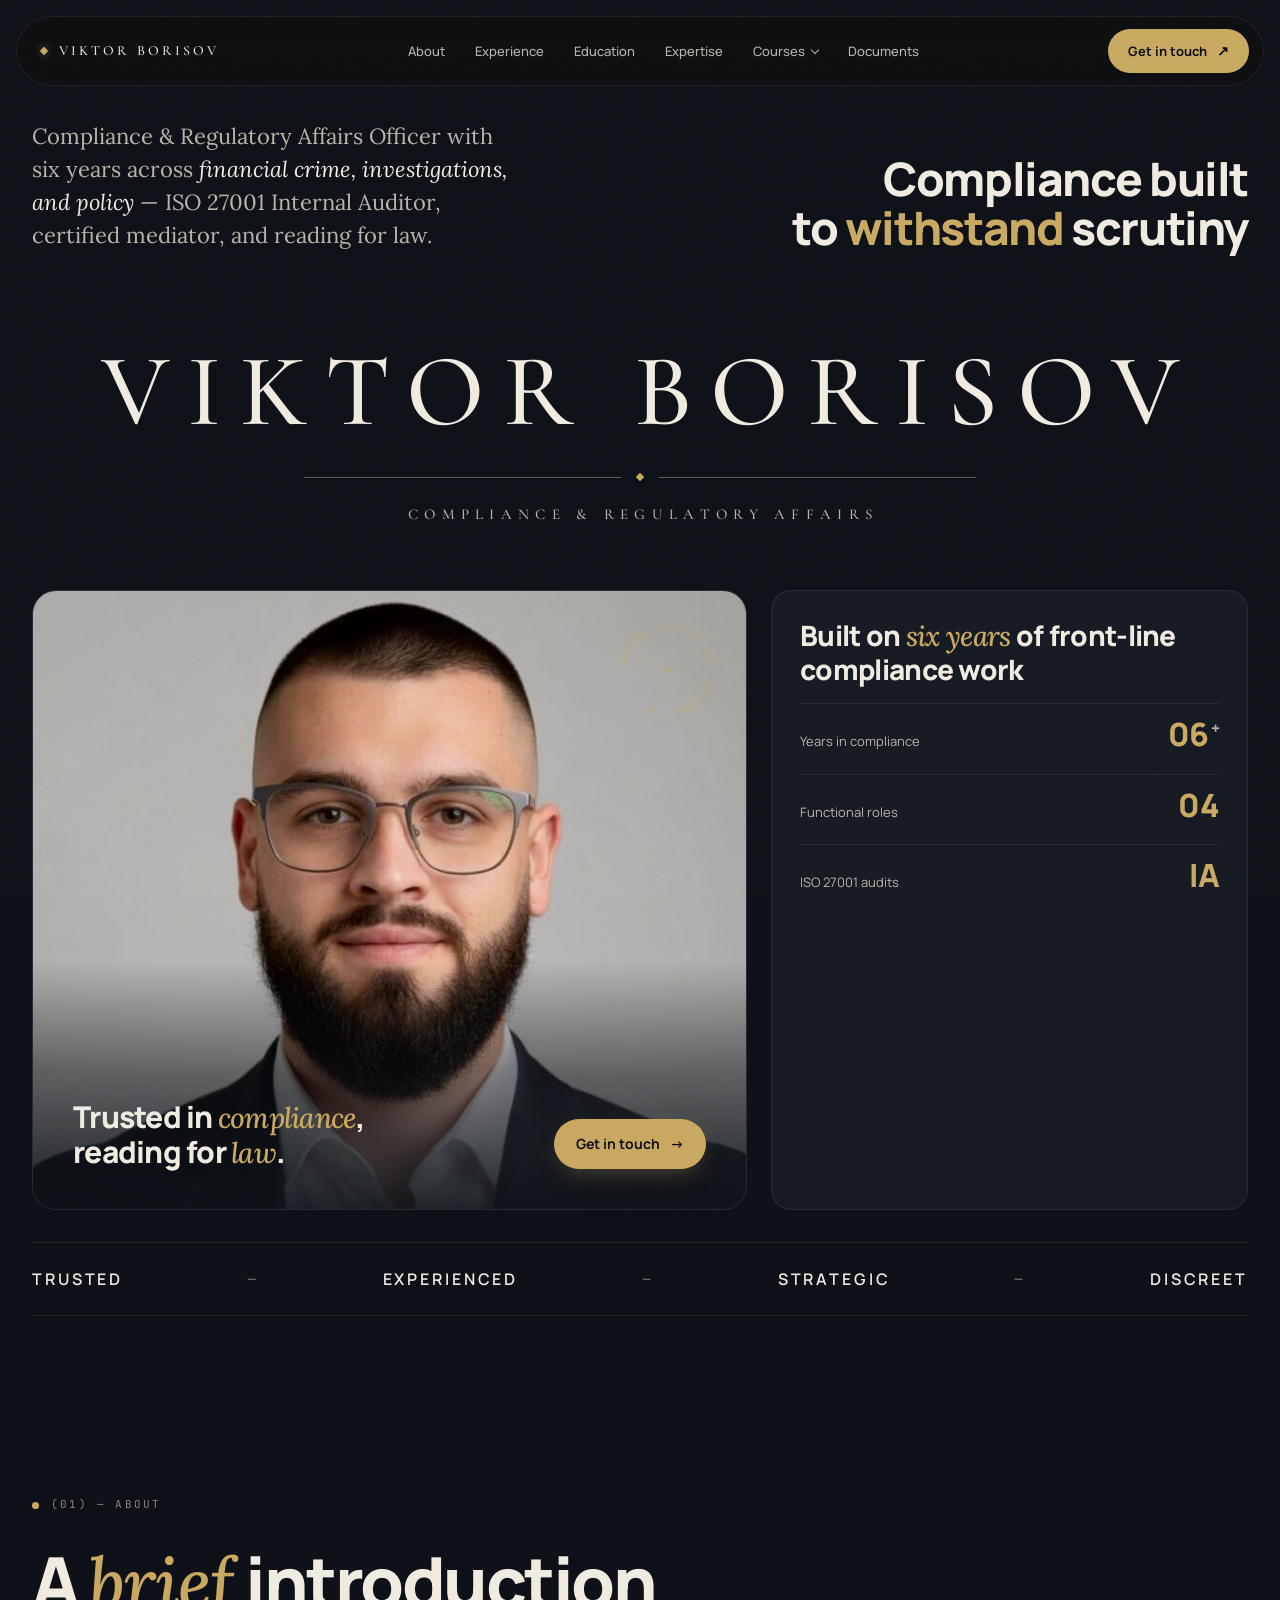
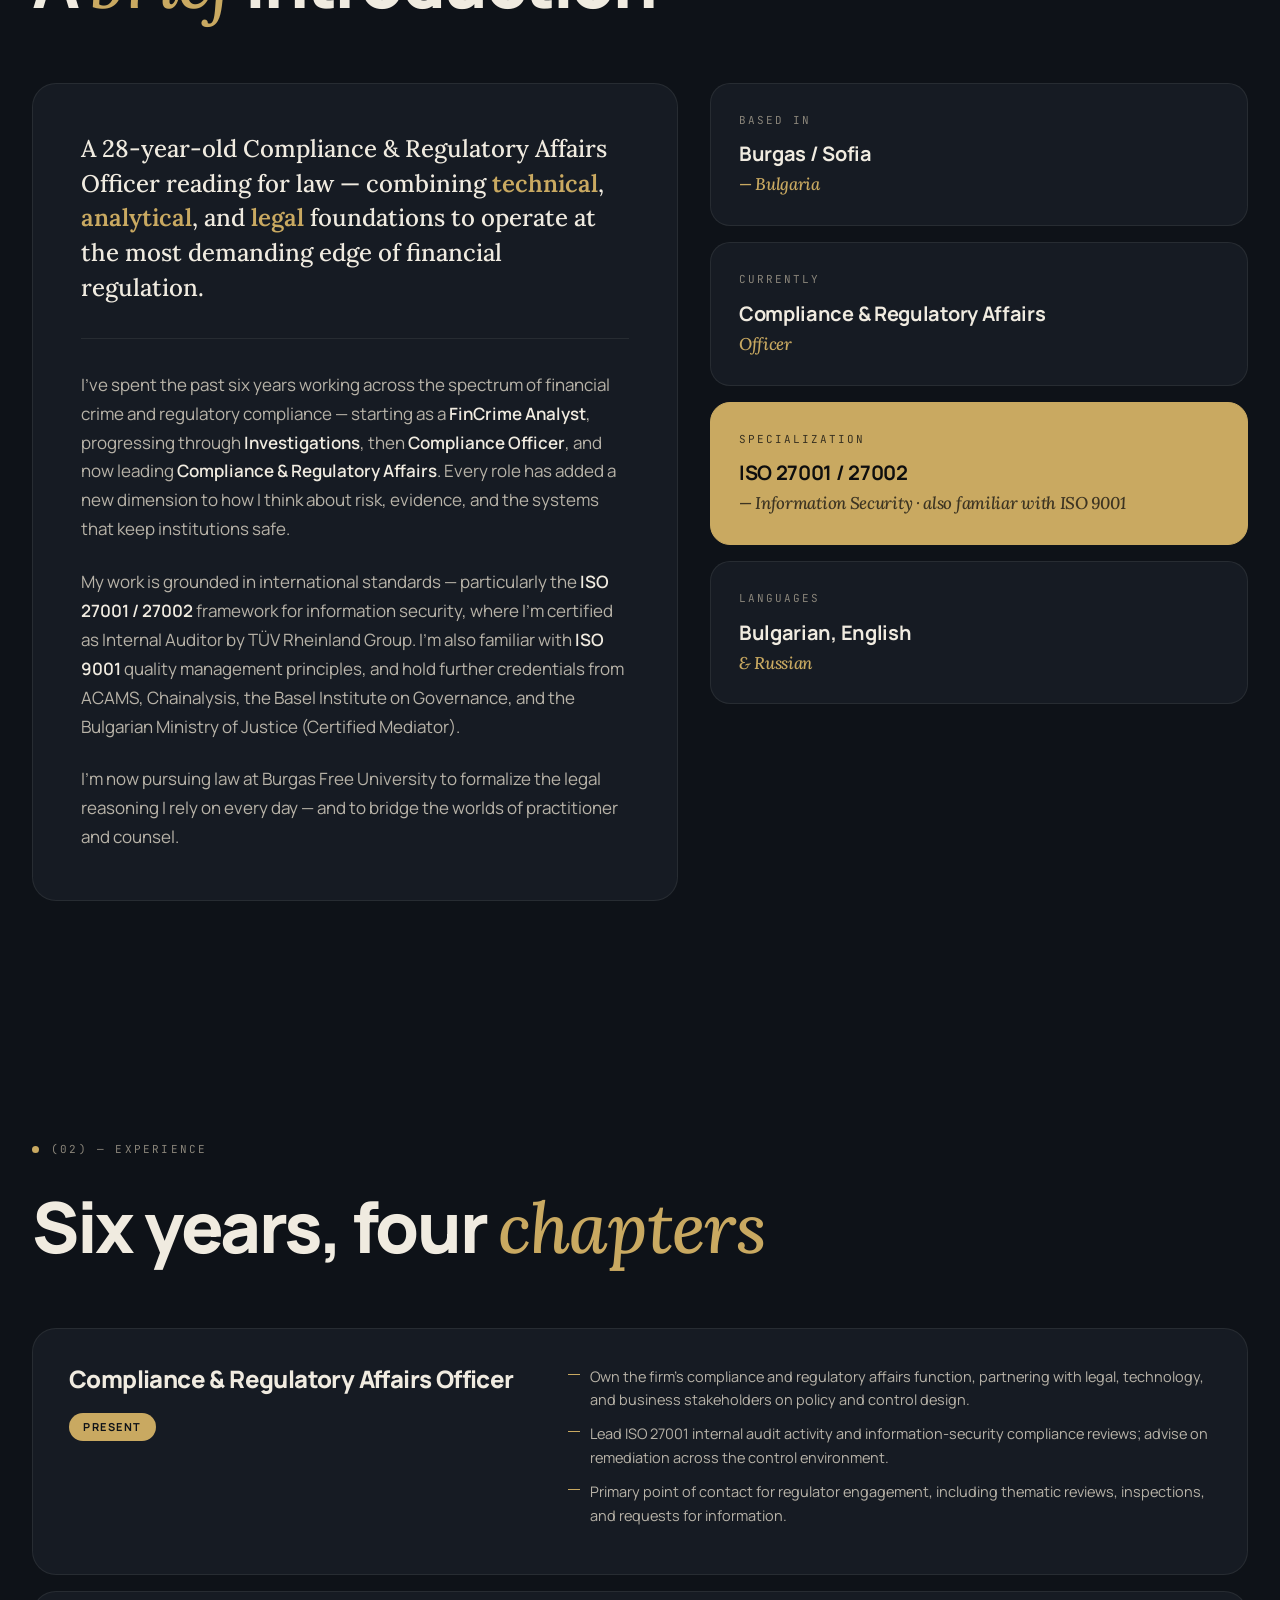
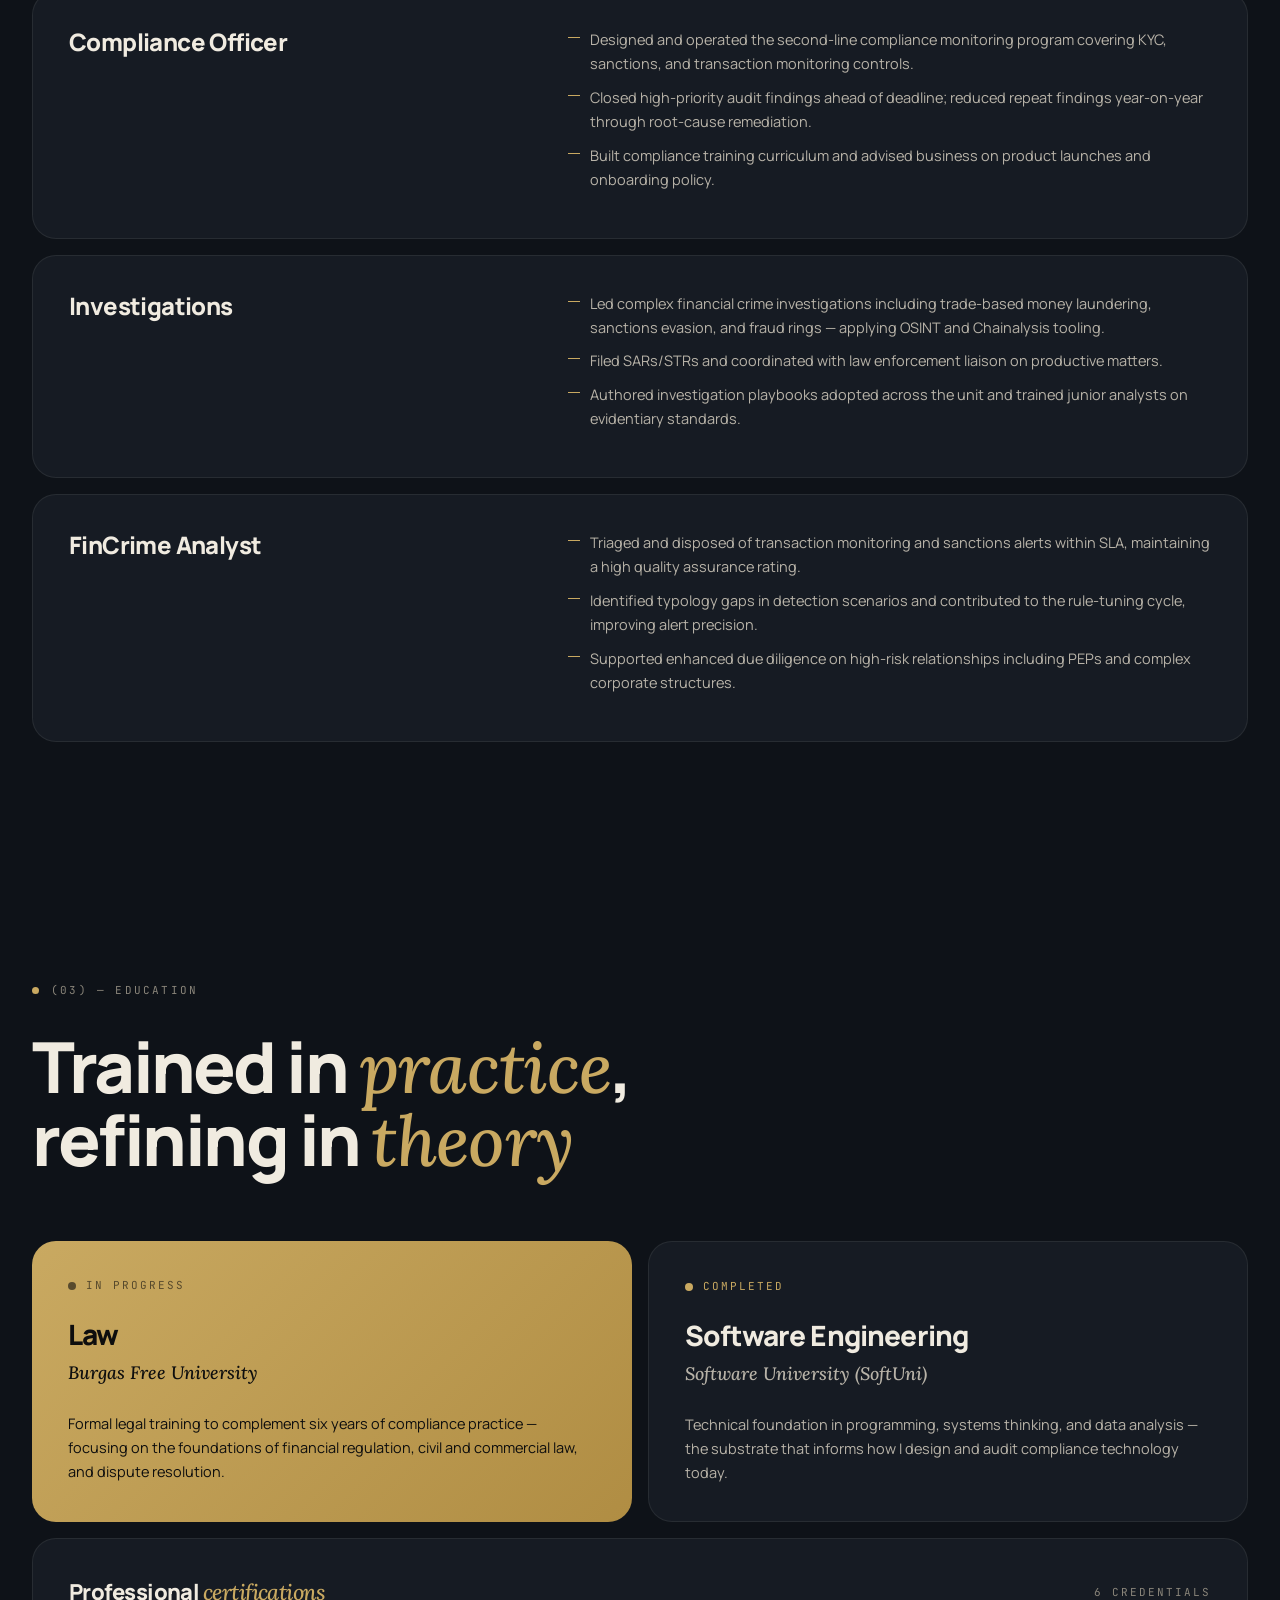
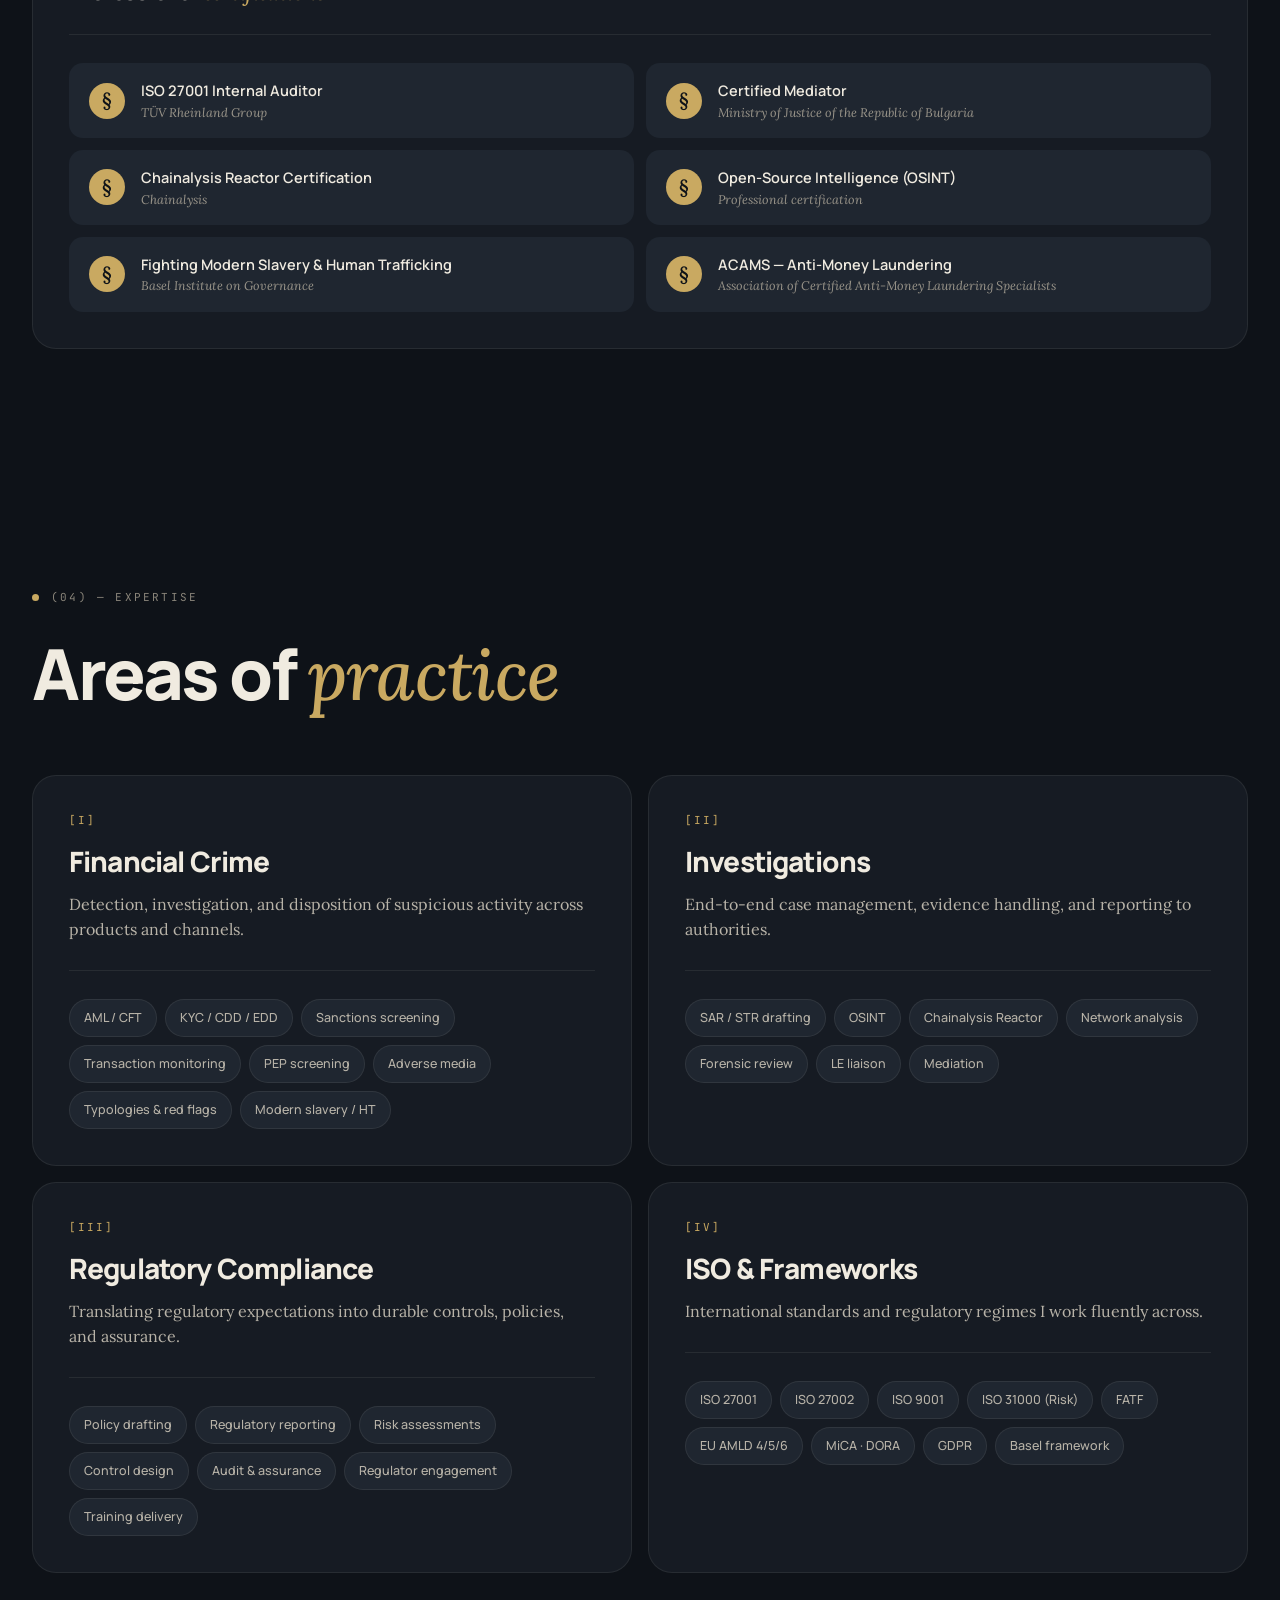
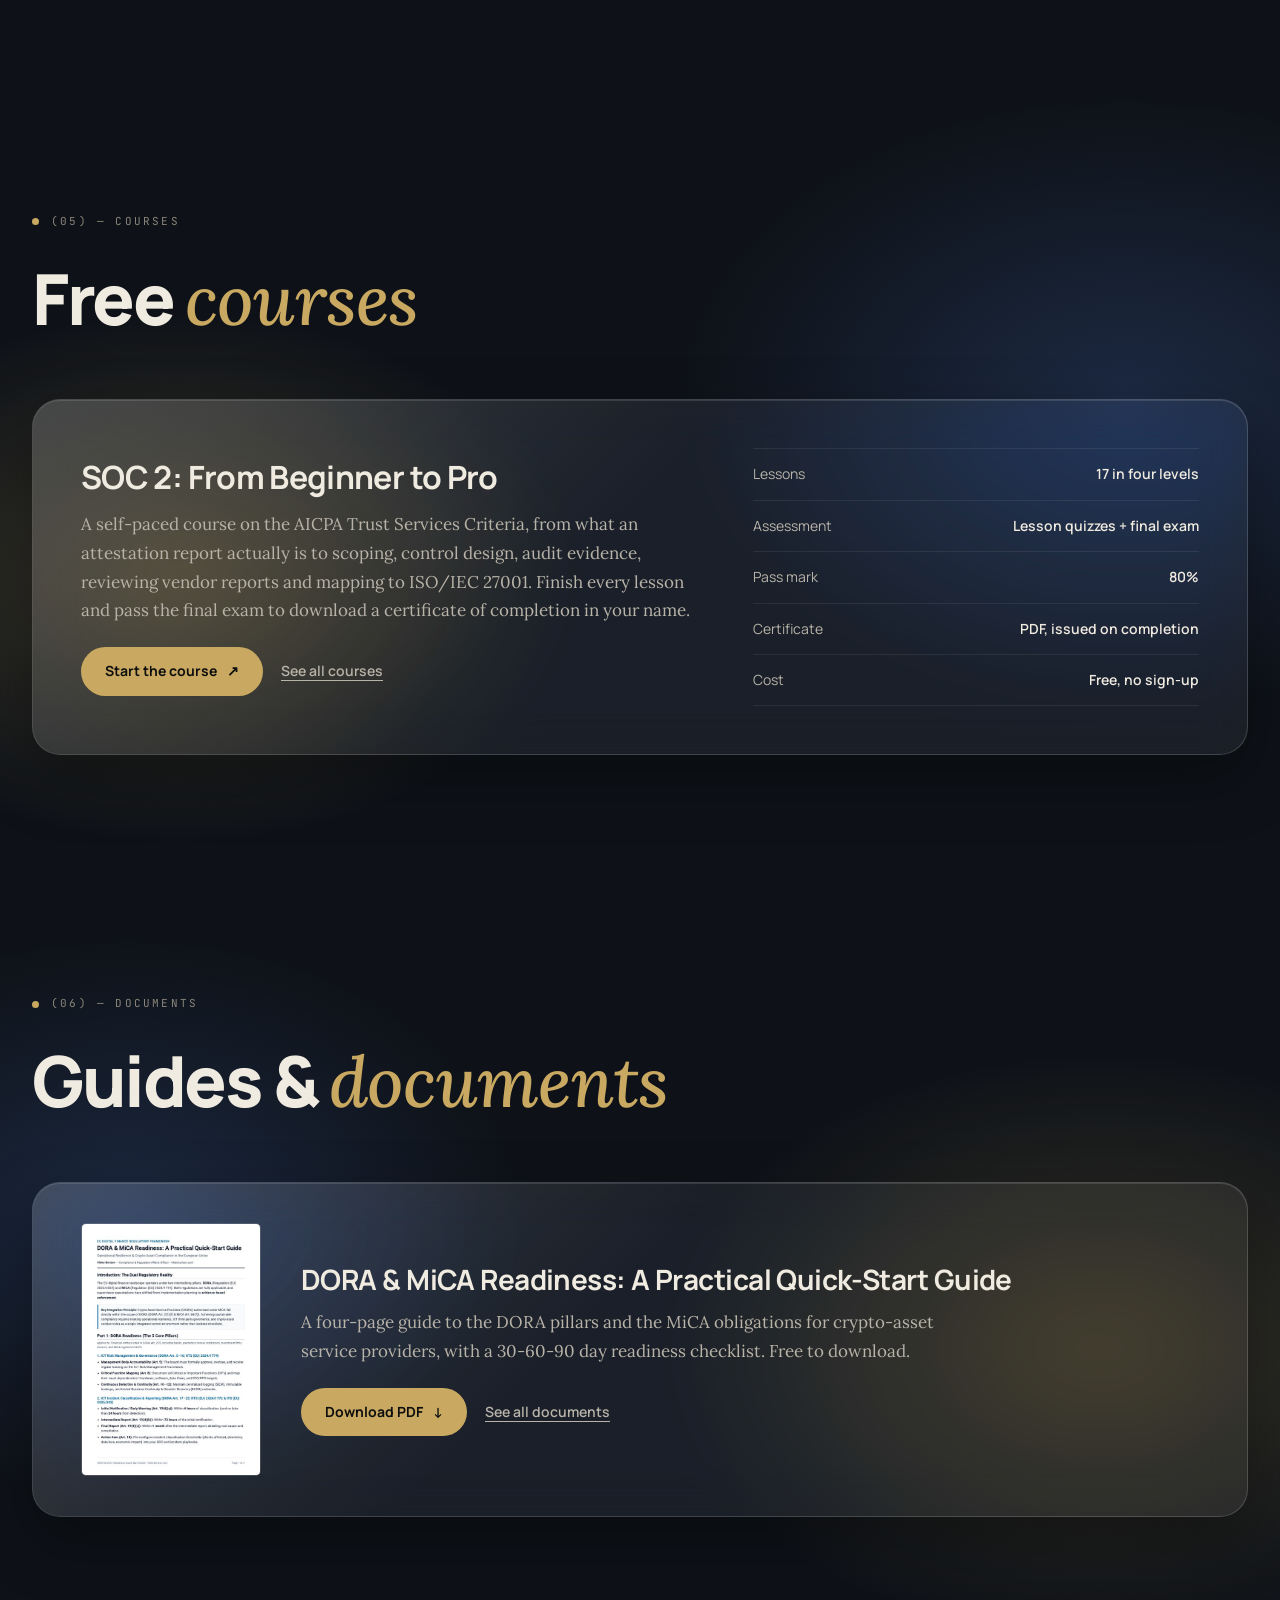
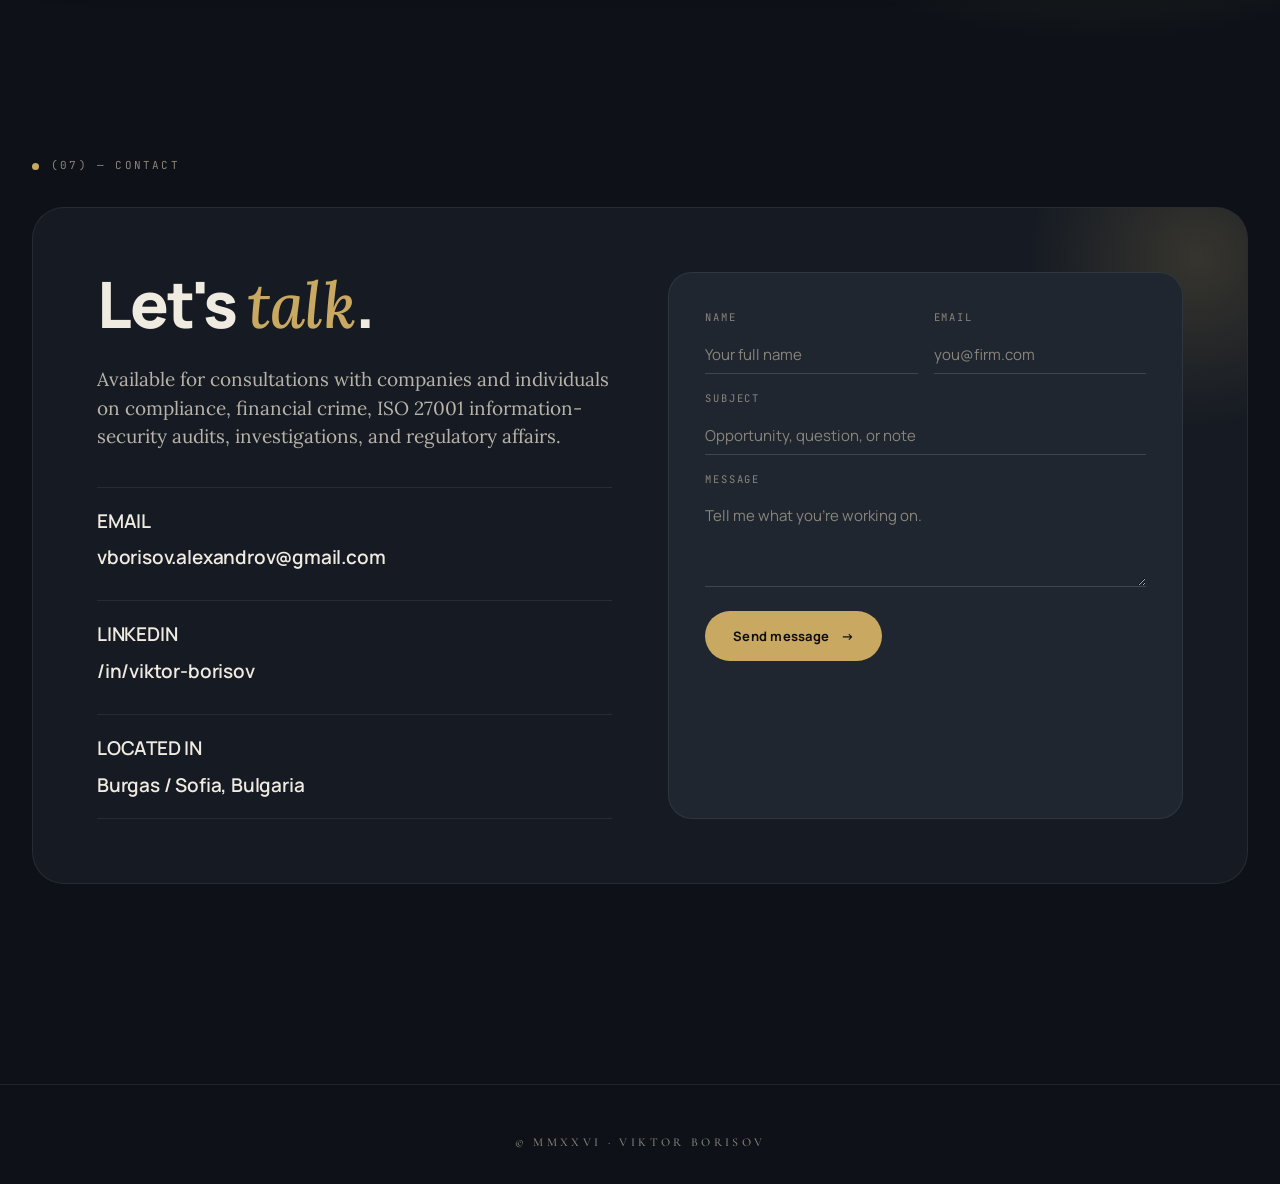
<file: index.html>
<!DOCTYPE html>
<html lang="en">
<head>
<meta charset="UTF-8">
<meta name="viewport" content="width=device-width, initial-scale=1.0">
<title>Viktor Borisov — Compliance & Regulatory Affairs Officer</title>
<meta name="description" content="Viktor Borisov — Compliance and Regulatory Affairs Officer with six years of experience across financial crime, investigations, and regulatory compliance. ISO 27001 Internal Auditor. Reading for Law at Burgas Free University.">
<link rel="preconnect" href="https://fonts.googleapis.com">
<link rel="preconnect" href="https://fonts.gstatic.com" crossorigin>
<link href="https://fonts.googleapis.com/css2?family=Cormorant+Garamond:wght@400;500;600;700&family=Lora:ital,wght@0,400;0,500;0,600;0,700;1,400;1,500;1,600&family=Manrope:wght@300;400;500;600;700;800&family=JetBrains+Mono:wght@400;500&display=swap" rel="stylesheet">
<style>
  :root {
    /* Classic, professional palette: deep navy-charcoal + warm champagne gold */
    --bg: #0E1218;
    --bg-card: #161B23;
    --bg-elev: #1F2630;
    --bg-soft: #262D38;
    --ink: #F0EBE0;
    --ink-soft: #B8B3A8;
    --ink-faint: #8A857A;
    --lime: #C9A961;           /* champagne gold (var name kept for simplicity) */
    --lime-deep: #B08D43;      /* deeper antique gold */
    --line: rgba(240, 235, 224, 0.08);
    --line-strong: rgba(240, 235, 224, 0.16);
    --display: 'Manrope', -apple-system, BlinkMacSystemFont, sans-serif;
    --serif: 'Lora', 'Georgia', 'Times New Roman', serif;
    --logo: 'Cormorant Garamond', 'Cormorant', 'Garamond', serif;
    --sans: 'Manrope', -apple-system, sans-serif;
    --mono: 'JetBrains Mono', 'Courier New', monospace;
  }

  * { box-sizing: border-box; margin: 0; padding: 0; }
  html { scroll-behavior: smooth; }

  body {
    font-family: var(--sans);
    background: var(--bg);
    color: var(--ink);
    font-size: 16px;
    line-height: 1.6;
    overflow-x: hidden;
    -webkit-font-smoothing: antialiased;
  }

  body::before {
    content: "";
    position: fixed;
    inset: 0;
    pointer-events: none;
    z-index: 200;
    opacity: 0.05;
    mix-blend-mode: overlay;
    background-image: url("data:image/svg+xml,%3Csvg viewBox='0 0 200 200' xmlns='http://www.w3.org/2000/svg'%3E%3Cfilter id='n'%3E%3CfeTurbulence type='fractalNoise' baseFrequency='0.9' numOctaves='2' stitchTiles='stitch'/%3E%3C/filter%3E%3Crect width='100%25' height='100%25' filter='url(%23n)'/%3E%3C/svg%3E");
  }

  .container {
    max-width: 1320px;
    margin: 0 auto;
    padding: 0 32px;
    position: relative;
  }

  /* ============ NAV ============ */
  .nav {
    position: fixed;
    top: 16px; left: 16px; right: 16px;
    z-index: 100;
    background: rgba(14, 14, 14, 0.72);
    backdrop-filter: blur(14px) saturate(140%);
    -webkit-backdrop-filter: blur(14px) saturate(140%);
    border: 1px solid var(--line);
    border-radius: 100px;
    padding: 12px 14px 12px 24px;
    max-width: 1320px;
    margin-left: auto; margin-right: auto;
    display: flex;
    align-items: center;
    justify-content: space-between;
  }

  .nav-brand {
    font-family: var(--logo);
    font-weight: 500;
    font-size: 14px;
    letter-spacing: 0.22em;
    text-transform: uppercase;
    color: var(--ink);
    text-decoration: none;
    display: flex;
    align-items: center;
    gap: 12px;
  }

  .nav-brand .dot {
    display: inline-block;
    width: 6px; height: 6px;
    background: var(--lime);
    transform: rotate(45deg);
    flex-shrink: 0;
    box-shadow: 0 0 8px rgba(201, 169, 97, 0.5);
  }

  .nav-links { display: flex; gap: 32px; list-style: none; }

  .nav-links a {
    font-size: 13px;
    font-weight: 500;
    color: var(--ink-soft);
    text-decoration: none;
    transition: color 0.25s;
  }

  .nav-links a:hover { color: var(--lime); }

  .nav-cta {
    display: inline-flex;
    align-items: center;
    gap: 10px;
    background: var(--lime);
    color: #0E0E0E;
    text-decoration: none;
    padding: 11px 20px;
    border-radius: 100px;
    font-size: 13px;
    font-weight: 700;
    transition: all 0.25s;
  }

  .nav-cta:hover { background: var(--ink); }
  .nav-cta::after {
    content: "↗";
    font-size: 14px;
    transition: transform 0.25s;
  }
  .nav-cta:hover::after { transform: translate(2px, -2px); }

  @media (max-width: 860px) {
    .nav-links { display: none; }
    .nav { border-radius: 24px; }
  }

  /* ============ HERO ============ */
  .hero { padding: 120px 0 60px; position: relative; }

  .hero-top {
    display: grid;
    grid-template-columns: 1fr 1fr;
    gap: 32px;
    margin-bottom: 48px;
    align-items: end;
  }

  .hero-intro {
    font-family: var(--serif);
    font-weight: 400;
    font-size: 22px;
    line-height: 1.5;
    color: var(--ink-soft);
    max-width: 480px;
  }

  .hero-intro b {
    color: var(--lime);
    font-style: normal;
    font-family: var(--sans);
    font-weight: 600;
    font-size: 18px;
  }

  .hero-intro em {
    font-family: var(--serif);
    font-style: italic;
    color: var(--ink);
  }

  .hero-headline-block { text-align: right; }

  .hero-headline-block h2 {
    font-family: var(--display);
    font-weight: 800;
    font-size: clamp(28px, 3.6vw, 48px);
    line-height: 1.05;
    letter-spacing: -0.03em;
    color: var(--ink);
  }

  .hero-headline-block h2 .lime { color: var(--lime); }

  /* ============ HERO LOGO ============ */
  .hero-logo {
    text-align: center;
    padding: 40px 0 32px;
    margin-bottom: 32px;
  }

  .logo-name {
    font-family: var(--logo);
    font-weight: 500;
    font-size: clamp(40px, 8vw, 116px);
    line-height: 1;
    letter-spacing: 0.18em;
    text-transform: uppercase;
    color: var(--ink);
    margin: 0 0 32px;
    padding-left: 0.18em;       /* optical balance for trailing letter-spacing */
  }

  .logo-divider {
    display: flex;
    align-items: center;
    justify-content: center;
    gap: 16px;
    max-width: 720px;
    margin: 0 auto 22px;
    padding: 0 24px;
  }

  .logo-line {
    flex: 1;
    height: 1px;
    background: var(--ink-soft);
    opacity: 0.45;
  }

  .logo-dot {
    width: 6px;
    height: 6px;
    background: var(--lime);
    transform: rotate(45deg);
    flex-shrink: 0;
  }

  .logo-subtitle {
    font-family: var(--logo);
    font-weight: 500;
    font-size: clamp(11px, 1.2vw, 15px);
    letter-spacing: 0.42em;
    color: var(--ink-soft);
    text-transform: uppercase;
    margin: 0;
    padding-left: 0.42em;       /* optical balance */
  }

  /* On phones, tighten letter-spacing so logo fits comfortably */
  @media (max-width: 640px) {
    .logo-name {
      font-size: clamp(34px, 10vw, 60px);
      letter-spacing: 0.14em;
      margin-bottom: 24px;
    }
    .logo-divider { gap: 12px; padding: 0 8px; }
    .logo-subtitle {
      font-size: 10px;
      letter-spacing: 0.28em;
    }
  }

  .feature-row {
    display: grid;
    grid-template-columns: 1.5fr 1fr;
    gap: 24px;
    margin-bottom: 32px;
  }

  .portrait {
    position: relative;
    background: var(--bg-card);
    border: 1px solid var(--line);
    border-radius: 24px;
    overflow: hidden;
    min-height: 620px;
    padding: 40px;
    display: flex;
    flex-direction: column;
    justify-content: space-between;
  }

  /* Portrait photo */
  .portrait-photo {
    position: absolute;
    inset: 0;
    width: 100%;
    height: 100%;
    object-fit: cover;
    object-position: center top;  /* photo is pre-cropped with face near top, shoulders & suit fill below */
    z-index: 0;
    filter: brightness(0.96) contrast(1.02);
    transition: filter 0.6s ease, transform 0.8s ease;
  }

  /* Bottom gradient: keeps face fully visible, only darkens the suit area where text sits */
  .portrait::before {
    content: "";
    position: absolute;
    inset: 0;
    z-index: 1;
    background: linear-gradient(
      180deg,
      rgba(14, 18, 24, 0.0) 0%,
      rgba(14, 18, 24, 0.0) 60%,
      rgba(14, 18, 24, 0.5) 78%,
      rgba(14, 18, 24, 0.92) 100%
    );
    pointer-events: none;
  }

  .portrait:hover .portrait-photo {
    transform: scale(1.02);
    filter: brightness(1.0) contrast(1.05);
  }

  .portrait-content {
    position: relative;
    z-index: 2;
    display: flex;
    flex-direction: column;
    justify-content: flex-end;
    height: 100%;
  }

  .portrait-footer {
    display: flex;
    align-items: flex-end;
    justify-content: space-between;
    gap: 24px;
    width: 100%;
  }

  .portrait-tagline {
    font-family: var(--display);
    font-weight: 800;
    font-size: clamp(22px, 2.4vw, 30px);
    line-height: 1.15;
    letter-spacing: -0.025em;
    color: var(--ink);
    flex: 1;
    min-width: 0;
    margin: 0;
  }

  .portrait-tagline em {
    font-family: var(--serif);
    font-style: italic;
    font-weight: 500;
    color: var(--lime);
    font-size: 0.95em;
  }

  .portrait-cta {
    display: inline-flex;
    align-items: center;
    gap: 10px;
    background: var(--lime);
    color: #0E1218;
    padding: 14px 22px;
    border-radius: 100px;
    text-decoration: none;
    font-weight: 700;
    font-size: 14px;
    flex-shrink: 0;
    transition: all 0.3s;
    box-shadow: 0 8px 24px -8px rgba(201, 169, 97, 0.4);
  }

  .portrait-cta::after { content: "→"; transition: transform 0.3s; }
  .portrait-cta:hover { background: var(--ink); }
  .portrait-cta:hover::after { transform: translateX(4px); }

  /* On smaller screens stack the tagline and CTA vertically */
  @media (max-width: 700px) {
    .portrait-footer {
      flex-direction: column;
      align-items: flex-start;
      gap: 20px;
    }
    .portrait-cta { align-self: flex-start; }
  }

  .seal {
    position: absolute;
    top: 24px; right: 24px;
    width: 110px; height: 110px;
    z-index: 3;
  }

  .seal svg {
    width: 100%; height: 100%;
    animation: spin 30s linear infinite;
  }

  @keyframes spin { to { transform: rotate(360deg); } }

  .stats-column { display: grid; gap: 16px; }

  .stat-card {
    background: var(--bg-card);
    border: 1px solid var(--line);
    border-radius: 20px;
    padding: 28px;
    position: relative;
    transition: border-color 0.3s;
  }

  .stat-card:hover { border-color: var(--lime); }

  .stat-card-headline {
    font-family: var(--display);
    font-weight: 800;
    font-size: clamp(20px, 2.2vw, 28px);
    line-height: 1.15;
    letter-spacing: -0.025em;
    margin-bottom: 18px;
  }

  .stat-card-headline em {
    font-family: var(--serif);
    font-style: italic;
    font-weight: 500;
    color: var(--lime);
  }

  .stat-list { display: flex; flex-direction: column; gap: 8px; }

  .stat-row {
    display: flex;
    justify-content: space-between;
    align-items: baseline;
    padding: 14px 0;
    border-top: 1px solid var(--line);
  }

  .stat-row-label { font-size: 13px; color: var(--ink-soft); }

  .stat-row-value {
    font-family: var(--display);
    font-weight: 800;
    font-size: 32px;
    line-height: 1;
    color: var(--lime);
    letter-spacing: -0.02em;
  }

  .stat-row-value sup {
    font-size: 0.5em;
    color: var(--ink-soft);
    margin-left: 2px;
  }

  .trust-strip {
    display: flex;
    align-items: center;
    justify-content: space-between;
    flex-wrap: wrap;
    gap: 20px;
    padding: 28px 0;
    border-top: 1px solid var(--line);
    border-bottom: 1px solid var(--line);
    font-family: var(--display);
    font-weight: 600;
    text-transform: uppercase;
    font-size: clamp(13px, 1.4vw, 16px);
    line-height: 1;
    letter-spacing: 0.18em;
  }

  .trust-strip span:nth-child(odd) { color: var(--ink); }
  .trust-strip span:nth-child(even) {
    color: var(--ink-faint);
    font-size: 12px;
  }

  @media (max-width: 900px) {
    .hero-top { grid-template-columns: 1fr; text-align: left; }
    .hero-headline-block { text-align: left; }
    .feature-row { grid-template-columns: 1fr; }
    .portrait { min-height: 420px; padding: 28px; }
    .seal { width: 80px; height: 80px; top: 16px; right: 16px; }
  }

  /* ============ SECTIONS ============ */
  section { padding: 120px 0; position: relative; }

  .section-meta {
    display: flex;
    align-items: center;
    gap: 12px;
    font-family: var(--mono);
    font-size: 11px;
    letter-spacing: 0.2em;
    text-transform: uppercase;
    color: var(--ink-faint);
    margin-bottom: 32px;
  }

  .section-meta .dot {
    width: 7px; height: 7px;
    background: var(--lime);
    border-radius: 50%;
  }

  .section-title {
    font-family: var(--display);
    font-weight: 800;
    font-size: clamp(38px, 5.5vw, 72px);
    line-height: 1.02;
    letter-spacing: -0.035em;
    color: var(--ink);
    margin-bottom: 64px;
  }

  .section-title em {
    font-family: var(--serif);
    font-style: italic;
    font-weight: 500;
    color: var(--lime);
    letter-spacing: -0.01em;
  }

  @media (max-width: 720px) {
    section { padding: 80px 0; }
    .section-title { margin-bottom: 40px; }
  }

  /* ============ ABOUT ============ */
  .about-grid {
    display: grid;
    grid-template-columns: 1.2fr 1fr;
    gap: 32px;
  }

  .about-text {
    background: var(--bg-card);
    border: 1px solid var(--line);
    border-radius: 24px;
    padding: 48px;
  }

  .about-text p {
    font-size: 17px;
    line-height: 1.7;
    color: var(--ink-soft);
    margin-bottom: 24px;
  }

  .about-text p:last-child { margin-bottom: 0; }
  .about-text p strong { color: var(--ink); font-weight: 600; }

  /* the lead paragraph — now Lora regular (not italic) for readability */
  .about-text .lead {
    font-family: var(--serif);
    font-weight: 500;
    font-style: normal;
    font-size: 24px;
    line-height: 1.45;
    color: var(--ink);
    margin-bottom: 32px;
    padding-bottom: 32px;
    border-bottom: 1px solid var(--line);
  }

  .about-text .lead .lime { color: var(--lime); font-weight: 600; }

  .about-meta { display: flex; flex-direction: column; gap: 16px; }

  .meta-card {
    background: var(--bg-card);
    border: 1px solid var(--line);
    border-radius: 20px;
    padding: 28px;
  }

  .meta-card-label {
    font-family: var(--mono);
    font-size: 11px;
    letter-spacing: 0.18em;
    text-transform: uppercase;
    color: var(--ink-faint);
    margin-bottom: 12px;
  }

  .meta-card-value {
    font-family: var(--display);
    font-weight: 700;
    font-size: 20px;
    line-height: 1.3;
    letter-spacing: -0.015em;
    color: var(--ink);
  }

  .meta-card-value em {
    font-family: var(--serif);
    font-style: italic;
    font-weight: 500;
    color: var(--lime);
    font-size: 0.85em;
    display: block;
    margin-top: 6px;
    line-height: 1.4;
  }

  .meta-card.accent {
    background: var(--lime);
    color: #0E0E0E;
    border-color: var(--lime);
  }

  .meta-card.accent .meta-card-label { color: rgba(14, 14, 14, 0.78); }
  .meta-card.accent .meta-card-value { color: #0E0E0E; }
  .meta-card.accent .meta-card-value em { color: rgba(14, 14, 14, 0.75); }

  @media (max-width: 900px) {
    .about-grid { grid-template-columns: 1fr; }
    .about-text { padding: 32px; }
  }

  /* ============ EXPERIENCE ============ */
  .experience-list { display: flex; flex-direction: column; gap: 16px; }

  .role {
    background: var(--bg-card);
    border: 1px solid var(--line);
    border-radius: 24px;
    padding: 36px;
    display: grid;
    grid-template-columns: 1fr 1.4fr;
    gap: 40px;
    align-items: start;
    transition: all 0.35s;
    position: relative;
    overflow: hidden;
  }

  .role::before {
    content: "";
    position: absolute;
    left: 0; top: 0; bottom: 0;
    width: 3px;
    background: var(--lime);
    transform: scaleY(0);
    transform-origin: top;
    transition: transform 0.4s;
  }

  .role:hover {
    background: var(--bg-elev);
    border-color: var(--line-strong);
  }

  .role:hover::before { transform: scaleY(1); }

  .role-dates {
    font-family: var(--mono);
    font-size: 12px;
    letter-spacing: 0.14em;
    text-transform: uppercase;
    color: var(--lime);
  }

  .role-dates .current {
    display: inline-block;
    background: var(--lime);
    color: #0E0E0E;
    padding: 2px 8px;
    border-radius: 4px;
    font-weight: 600;
    margin-top: 8px;
  }

  .role-title h3 {
    font-family: var(--display);
    font-weight: 800;
    font-size: 24px;
    line-height: 1.2;
    letter-spacing: -0.025em;
    color: var(--ink);
    margin-bottom: 8px;
  }

  .role-current {
    display: inline-block;
    margin-top: 12px;
    background: var(--lime);
    color: #0E1218;
    padding: 5px 14px;
    border-radius: 100px;
    font-family: var(--sans);
    font-size: 11px;
    letter-spacing: 0.14em;
    text-transform: uppercase;
    font-weight: 700;
  }

  .role-org {
    font-family: var(--serif);
    font-style: italic;
    font-weight: 500;
    font-size: 17px;
    color: var(--ink-soft);
  }

  .role-description {
    font-size: 14.5px;
    line-height: 1.65;
    color: var(--ink-soft);
  }

  .role-description ul { list-style: none; }

  .role-description li {
    padding-left: 22px;
    margin-bottom: 10px;
    position: relative;
  }

  .role-description li::before {
    content: "";
    position: absolute;
    left: 0; top: 9px;
    width: 12px; height: 1px;
    background: var(--lime);
  }

  @media (max-width: 900px) {
    .role { grid-template-columns: 1fr; gap: 20px; padding: 28px; }
    .role-title h3 { font-size: 26px; }
  }

  /* ============ EDUCATION ============ */
  .edu-grid {
    display: grid;
    grid-template-columns: 1fr 1fr;
    gap: 16px;
    margin-bottom: 16px;
  }

  .edu-card {
    background: var(--bg-card);
    border: 1px solid var(--line);
    border-radius: 24px;
    padding: 36px;
    position: relative;
    transition: all 0.3s;
  }

  .edu-card:hover {
    border-color: var(--lime);
    transform: translateY(-4px);
  }

  .edu-card.current {
    background: linear-gradient(135deg, var(--lime) 0%, var(--lime-deep) 100%);
    color: #0E0E0E;
    border: none;
  }

  .edu-card.current .edu-label,
  .edu-card.current .edu-period { color: rgba(14, 14, 14, 0.6); }

  .edu-card.current h3,
  .edu-card.current .edu-institution,
  .edu-card.current p { color: #0E0E0E; }

  .edu-label {
    font-family: var(--mono);
    font-size: 11px;
    letter-spacing: 0.18em;
    text-transform: uppercase;
    color: var(--lime);
    margin-bottom: 24px;
    display: flex;
    align-items: center;
    gap: 10px;
  }

  .edu-label::before {
    content: "";
    width: 8px; height: 8px;
    background: currentColor;
    border-radius: 50%;
  }

  .edu-card h3 {
    font-family: var(--display);
    font-weight: 800;
    font-size: 28px;
    line-height: 1.1;
    letter-spacing: -0.03em;
    color: var(--ink);
    margin-bottom: 10px;
  }

  .edu-institution {
    font-family: var(--serif);
    font-style: italic;
    font-weight: 500;
    font-size: 18px;
    color: var(--ink-soft);
    margin-bottom: 24px;
  }

  .edu-card p {
    font-size: 14.5px;
    line-height: 1.65;
    color: var(--ink-soft);
  }

  .credentials-card {
    background: var(--bg-card);
    border: 1px solid var(--line);
    border-radius: 24px;
    padding: 36px;
  }

  .credentials-header {
    display: flex;
    align-items: center;
    justify-content: space-between;
    flex-wrap: wrap;
    gap: 16px;
    margin-bottom: 28px;
    padding-bottom: 24px;
    border-bottom: 1px solid var(--line);
  }

  .credentials-header h3 {
    font-family: var(--display);
    font-weight: 800;
    font-size: 22px;
    letter-spacing: -0.025em;
  }

  .credentials-header h3 em {
    font-family: var(--serif);
    font-style: italic;
    font-weight: 500;
    color: var(--lime);
  }

  .credentials-count {
    font-family: var(--mono);
    font-size: 11px;
    letter-spacing: 0.18em;
    text-transform: uppercase;
    color: var(--ink-faint);
  }

  .credential-list {
    display: grid;
    grid-template-columns: repeat(2, 1fr);
    gap: 12px;
  }

  .credential-item {
    display: flex;
    align-items: center;
    gap: 16px;
    padding: 18px 20px;
    background: var(--bg-elev);
    border-radius: 14px;
    transition: all 0.25s;
  }

  .credential-item:hover {
    background: var(--bg-soft);
    transform: translateX(4px);
  }

  .credential-mark {
    width: 36px; height: 36px;
    background: var(--lime);
    color: #0E1218;
    border-radius: 50%;
    display: flex;
    align-items: center;
    justify-content: center;
    font-family: var(--serif);
    font-size: 18px;
    font-weight: 600;
    flex-shrink: 0;
  }

  .credential-detail {
    display: flex;
    flex-direction: column;
    gap: 3px;
    min-width: 0;
  }

  .credential-name {
    font-size: 14.5px;
    color: var(--ink);
    font-weight: 600;
    line-height: 1.35;
  }

  .credential-issuer {
    font-family: var(--serif);
    font-style: italic;
    font-size: 12.5px;
    color: #9A958A;
    line-height: 1.3;
  }

  @media (max-width: 720px) {
    .edu-grid { grid-template-columns: 1fr; }
    .credential-list { grid-template-columns: 1fr; }
  }

  /* ============ EXPERTISE ============ */
  .expertise-grid {
    display: grid;
    grid-template-columns: repeat(2, 1fr);
    gap: 16px;
  }

  .expertise-card {
    background: var(--bg-card);
    border: 1px solid var(--line);
    border-radius: 24px;
    padding: 36px;
    transition: all 0.3s;
    position: relative;
    overflow: hidden;
  }

  .expertise-card:hover { border-color: var(--lime); }

  .expertise-card::after {
    content: "";
    position: absolute;
    top: -50%; right: -50%;
    width: 100%; height: 100%;
    background: radial-gradient(circle, rgba(201, 169, 97, 0.06) 0%, transparent 60%);
    opacity: 0;
    transition: opacity 0.4s;
    pointer-events: none;
  }

  .expertise-card:hover::after { opacity: 1; }

  .expertise-header {
    display: flex;
    align-items: flex-start;
    justify-content: space-between;
    margin-bottom: 16px;
  }

  .expertise-num {
    font-family: var(--mono);
    font-size: 11px;
    letter-spacing: 0.18em;
    text-transform: uppercase;
    color: var(--lime);
  }

  .expertise-card h3 {
    font-family: var(--display);
    font-weight: 800;
    font-size: 28px;
    line-height: 1.1;
    letter-spacing: -0.03em;
    color: var(--ink);
    margin-bottom: 16px;
  }

  .expertise-blurb {
    font-family: var(--serif);
    font-weight: 400;
    font-size: 16px;
    line-height: 1.55;
    color: var(--ink-soft);
    margin-bottom: 28px;
    padding-bottom: 28px;
    border-bottom: 1px solid var(--line);
  }

  .skill-tags { display: flex; flex-wrap: wrap; gap: 8px; }

  .skill-tag {
    font-family: var(--sans);
    font-size: 12.5px;
    font-weight: 500;
    padding: 8px 14px;
    background: var(--bg-elev);
    border: 1px solid var(--line);
    color: var(--ink-soft);
    border-radius: 100px;
    transition: all 0.25s;
  }

  .skill-tag:hover {
    background: var(--lime);
    color: #0E0E0E;
    border-color: var(--lime);
  }

  @media (max-width: 800px) {
    .expertise-grid { grid-template-columns: 1fr; }
    .expertise-card { padding: 28px; }
  }

  /* ============ CONTACT ============ */
  .contact-card {
    background: var(--bg-card);
    border: 1px solid var(--line);
    border-radius: 32px;
    padding: 64px;
    position: relative;
    overflow: hidden;
  }

  .contact-card::before {
    content: "";
    position: absolute;
    top: -120px; right: -120px;
    width: 340px; height: 340px;
    background: radial-gradient(circle, rgba(201, 169, 97, 0.18) 0%, transparent 70%);
    pointer-events: none;
  }

  /* "Arrived" pulse: subtle gold glow when visitor scrolls here via CTA */
  @keyframes arrivalPulse {
    0%   { box-shadow: 0 0 0 0 rgba(201, 169, 97, 0); }
    25%  { box-shadow: 0 0 0 6px rgba(201, 169, 97, 0.18); }
    100% { box-shadow: 0 0 0 0 rgba(201, 169, 97, 0); }
  }

  .contact-card.arrived {
    animation: arrivalPulse 1.4s cubic-bezier(0.4, 0, 0.2, 1);
  }

  .contact-grid {
    display: grid;
    grid-template-columns: 1fr 1fr;
    gap: 56px;
    position: relative;
    z-index: 2;
  }

  .contact-headline {
    font-family: var(--display);
    font-weight: 800;
    font-size: clamp(36px, 5vw, 68px);
    line-height: 1;
    letter-spacing: -0.035em;
    color: var(--ink);
    margin-bottom: 28px;
  }

  .contact-headline em {
    font-family: var(--serif);
    font-style: italic;
    font-weight: 500;
    color: var(--lime);
    letter-spacing: -0.01em;
  }

  .contact-sub {
    font-family: var(--serif);
    font-weight: 400;
    font-size: 19px;
    line-height: 1.5;
    color: var(--ink-soft);
    margin-bottom: 36px;
  }

  .contact-methods { display: flex; flex-direction: column; gap: 10px; }

  .contact-method {
    display: flex;
    flex-direction: column;
    padding: 18px 0;
    border-top: 1px solid var(--line);
  }

  .contact-method:last-child { border-bottom: 1px solid var(--line); }

  .contact-method-label {
    font-family: var(--mono);
    font-size: 10.5px;
    letter-spacing: 0.18em;
    text-transform: uppercase;
    color: var(--ink-faint);
    margin-bottom: 6px;
  }

  .contact-method a, .contact-method span {
    font-family: var(--sans);
    font-weight: 600;
    font-size: 19px;
    color: var(--ink);
    text-decoration: none;
    letter-spacing: -0.01em;
    transition: color 0.25s;
    word-break: break-word;
  }

  .contact-method a:hover { color: var(--lime); }

  .contact-form {
    background: var(--bg-elev);
    border-radius: 24px;
    padding: 36px;
    border: 1px solid var(--line);
  }

  .form-row {
    display: grid;
    grid-template-columns: 1fr 1fr;
    gap: 16px;
    margin-bottom: 16px;
  }

  .form-field { display: flex; flex-direction: column; }

  .form-field label {
    font-family: var(--mono);
    font-size: 10.5px;
    letter-spacing: 0.18em;
    text-transform: uppercase;
    color: var(--ink-faint);
    margin-bottom: 10px;
  }

  .form-field input, .form-field textarea {
    background: transparent;
    border: none;
    border-bottom: 1px solid var(--line-strong);
    padding: 8px 0;
    font-family: var(--sans);
    font-size: 15px;
    color: var(--ink);
    outline: none;
    transition: border-color 0.25s;
    width: 100%;
  }

  .form-field input::placeholder, .form-field textarea::placeholder {
    color: var(--ink-faint);
  }

  .form-field input:focus, .form-field textarea:focus {
    border-bottom-color: var(--lime);
  }

  .form-field textarea {
    resize: vertical;
    min-height: 90px;
    font-family: var(--sans);
  }

  .form-field--full { margin-bottom: 16px; }

  .submit-btn {
    display: inline-flex;
    align-items: center;
    gap: 12px;
    margin-top: 24px;
    padding: 16px 28px;
    background: var(--lime);
    color: #0E0E0E;
    border: none;
    border-radius: 100px;
    font-family: var(--sans);
    font-size: 13px;
    font-weight: 700;
    letter-spacing: 0.02em;
    cursor: pointer;
    transition: all 0.3s;
  }

  .submit-btn:hover {
    background: var(--ink);
    transform: translateY(-2px);
  }

  .submit-btn::after { content: "→"; transition: transform 0.3s; }
  .submit-btn:hover::after { transform: translateX(4px); }

  .form-status {
    margin-top: 16px;
    font-family: var(--mono);
    font-size: 11px;
    letter-spacing: 0.14em;
    text-transform: uppercase;
    color: var(--lime);
    opacity: 0;
    transition: opacity 0.4s;
    min-height: 16px;
  }

  .form-status.visible { opacity: 1; }

  @media (max-width: 900px) {
    .contact-card { padding: 32px; border-radius: 24px; }
    .contact-grid { grid-template-columns: 1fr; gap: 40px; }
    .form-row { grid-template-columns: 1fr; }
    .contact-form { padding: 24px; }
  }

  /* ============ FOOTER ============ */
  footer {
    padding: 48px 0 32px;
    border-top: 1px solid var(--line);
    margin-top: 80px;
  }

  .footer-inner {
    display: flex;
    justify-content: center;
    align-items: center;
    text-align: center;
    font-family: var(--logo);
    font-weight: 500;
    font-size: 12px;
    letter-spacing: 0.28em;
    text-transform: uppercase;
    color: var(--ink-faint);
  }

  /* ============ ANIMATIONS ============ */
  @keyframes fadeUp {
    from { opacity: 0; transform: translateY(24px); }
    to { opacity: 1; transform: translateY(0); }
  }

  .hero-intro, .hero-headline-block, .hero-logo, .feature-row, .trust-strip {
    animation: fadeUp 1s cubic-bezier(0.2, 0.8, 0.2, 1) backwards;
  }

  .hero-intro { animation-delay: 0.15s; }
  .hero-headline-block { animation-delay: 0.25s; }
  .hero-logo { animation-delay: 0.4s; }
  .feature-row { animation-delay: 0.7s; }
  .trust-strip { animation-delay: 0.9s; }

  .reveal {
    opacity: 0;
    transform: translateY(28px);
    transition: opacity 0.8s ease, transform 0.8s ease;
  }

  .reveal.visible { opacity: 1; transform: translateY(0); }

  /* ============ COMPREHENSIVE MOBILE OVERRIDES ============ */
  @media (max-width: 600px) {
    .container { padding: 0 20px; }
    .nav {
      top: 12px; left: 12px; right: 12px;
      padding: 10px 12px 10px 18px;
    }
    .nav-brand { font-size: 16px; }
    .nav-cta { padding: 9px 16px; font-size: 12px; }
    .hero { padding: 100px 0 40px; }
    section { padding: 64px 0; }
    .hero-top { margin-bottom: 32px; gap: 20px; }
    .hero-intro { font-size: 18px; }
    .hero-headline-block h2 { font-size: 26px; }
    .feature-row { gap: 16px; margin-bottom: 24px; }
    .portrait { min-height: 480px; padding: 24px; border-radius: 20px; }
    .portrait-tagline { font-size: 22px; }
    .portrait-cta { padding: 12px 18px; font-size: 13px; }
    .seal { width: 64px; height: 64px; top: 14px; right: 14px; }
    .stat-card { padding: 22px; border-radius: 16px; }
    .stat-card-headline { font-size: 19px; }
    .stat-row-value { font-size: 26px; }
    .trust-strip { padding: 18px 0; gap: 10px; font-size: 12px; letter-spacing: 0.14em; }
    .trust-strip span:nth-child(even) { font-size: 11px; }
    .section-title { font-size: 34px; margin-bottom: 36px; }
    .about-text { padding: 24px; border-radius: 20px; }
    .about-text .lead { font-size: 19px; padding-bottom: 24px; margin-bottom: 24px; }
    .about-text p { font-size: 15.5px; }
    .meta-card { padding: 22px; border-radius: 16px; }
    .meta-card-value { font-size: 18px; }
    .role { padding: 24px; border-radius: 20px; gap: 20px; }
    .role-title h3 { font-size: 21px; }
    .edu-card { padding: 24px; border-radius: 20px; }
    .edu-card h3 { font-size: 24px; }
    .edu-institution { font-size: 16px; margin-bottom: 16px; }
    .credentials-card { padding: 24px; border-radius: 20px; }
    .credentials-header h3 { font-size: 20px; }
    .credential-item { padding: 14px 16px; gap: 12px; }
    .credential-mark { width: 32px; height: 32px; font-size: 16px; }
    .credential-name { font-size: 13.5px; }
    .credential-issuer { font-size: 11.5px; }
    .expertise-card { padding: 24px; border-radius: 20px; }
    .expertise-card h3 { font-size: 24px; }
    .expertise-blurb { font-size: 15px; margin-bottom: 22px; padding-bottom: 22px; }
    .contact-card { padding: 24px; border-radius: 20px; }
    .contact-headline { font-size: 34px; }
    .contact-sub { font-size: 16px; margin-bottom: 28px; }
    .contact-method a, .contact-method span {
      font-size: 16px;
      word-break: break-all;
    }
    .contact-form { padding: 20px; border-radius: 18px; }
    .submit-btn { padding: 14px 24px; }
  }

  /* Very small phones (< 380px) */
  @media (max-width: 380px) {
    /* Hide nav wordmark, keep only the gold diamond mark */
    .nav-brand {
      font-size: 0;
      gap: 0;
    }
    .nav-brand .dot { width: 8px; height: 8px; }
    .section-title { font-size: 28px; }
    .portrait-tagline { font-size: 20px; }
  }

  /* ============ COURSE ============ */
  .course-card {
    display: grid; grid-template-columns: 1.4fr 1fr; gap: 48px; align-items: center;
    background: var(--bg-card); border: 1px solid var(--line); border-radius: 28px; padding: 48px;
  }
  .course-card h3 { font-family: var(--display); font-size: 32px; font-weight: 700; line-height: 1.15; letter-spacing: -0.02em; margin-bottom: 14px; }
  .course-card p { font-family: var(--serif); color: var(--ink-soft); font-size: 17px; line-height: 1.7; margin-bottom: 22px; }
  .course-facts { list-style: none; display: grid; gap: 0; border-top: 1px solid var(--line); }
  .course-facts li { display: flex; justify-content: space-between; gap: 16px; padding: 14px 0; border-bottom: 1px solid var(--line); font-size: 14px; color: var(--ink-soft); }
  .course-facts li b { color: var(--ink); font-weight: 600; }
  .course-cta {
    display: inline-flex; align-items: center; gap: 10px; background: var(--lime); color: #0E0E0E; text-decoration: none;
    padding: 13px 24px; border-radius: 100px; font-size: 14px; font-weight: 700; transition: background 0.25s;
  }
  .course-cta:hover { background: var(--ink); }
  .course-cta::after { content: "↗"; font-size: 14px; transition: transform 0.25s; }
  .course-cta:hover::after { transform: translate(2px, -2px); }
  @media (max-width: 860px) { .course-card { grid-template-columns: 1fr; gap: 28px; padding: 28px; border-radius: 20px; } .course-card h3 { font-size: 26px; } }

  /* ============ HOMEPAGE: links to Courses / Documents pages ============ */
  .course-actions { display: flex; flex-wrap: wrap; gap: 18px; align-items: center; }
  .text-link { color: var(--ink-soft); font-size: 14px; font-weight: 600; text-decoration: underline; text-underline-offset: 4px; }
  .text-link:hover { color: var(--lime); }
  .docs-teaser { display: grid; grid-template-columns: 180px 1fr; gap: 40px; align-items: center; background: var(--bg-card); border: 1px solid var(--line); border-radius: 28px; padding: 40px 48px; }
  .docs-teaser img { width: 100%; height: auto; display: block; border-radius: 5px; border: 1px solid var(--line-strong); }
  .docs-teaser h3 { font-family: var(--display); font-size: 28px; font-weight: 700; line-height: 1.2; letter-spacing: -0.02em; margin-bottom: 12px; }
  .docs-teaser p { font-family: var(--serif); color: var(--ink-soft); font-size: 17px; line-height: 1.7; margin-bottom: 22px; max-width: 62ch; }
  /* ============ GLASS: Courses + Documents sections ============ */
  #course, #documents { isolation: isolate; }
  #course::before, #documents::before {
    content: ""; position: absolute; inset: 0; z-index: -1; pointer-events: none;
  }
  #course::before { background: radial-gradient(560px 380px at 14% 62%, rgba(201,169,97,.24), transparent 70%), radial-gradient(640px 440px at 88% 40%, rgba(70,110,190,.26), transparent 70%); }
  #documents::before { background: radial-gradient(620px 420px at 86% 62%, rgba(201,169,97,.22), transparent 70%), radial-gradient(560px 400px at 10% 45%, rgba(70,110,190,.24), transparent 70%); }
  .course-card, .docs-teaser {
    position: relative; overflow: hidden;
    background: rgba(255,255,255,.06);
    border: 1px solid rgba(255,255,255,.16);
    backdrop-filter: blur(22px) saturate(160%); -webkit-backdrop-filter: blur(22px) saturate(160%);
    box-shadow: 0 24px 60px rgba(0,0,0,.35), inset 0 1px 0 rgba(255,255,255,.12);
  }
  .course-card::before, .docs-teaser::before {
    content: ""; position: absolute; inset: 0; pointer-events: none;
    background: linear-gradient(135deg, rgba(255,255,255,.14), transparent 45%);
  }
  .course-card > *, .docs-teaser > * { position: relative; }
  .course-cta.dl::after { content: "↓"; }
  .course-cta.dl:hover::after { transform: translateY(2px); }
  .text-link { display: inline-block; padding: 11px 0; }
  @media (max-width: 860px) {
    .contact-card input, .contact-card textarea, .contact-card button { min-height: 44px; }
  }
  @media (prefers-reduced-motion: reduce) {
    html { scroll-behavior: auto; }
    *, *::before, *::after { animation-duration: 0.01ms !important; animation-iteration-count: 1 !important; transition-duration: 0.01ms !important; }
    .reveal { opacity: 1; transform: none; }
  }
  @media (max-width: 860px) { .docs-teaser { grid-template-columns: 1fr; padding: 28px; border-radius: 20px; gap: 24px; } .docs-teaser img { max-width: 160px; } .docs-teaser h3 { font-size: 24px; } }
</style>
<link rel="stylesheet" href="assets/nav.css">
</head>
<body>

<!-- ============ NAVIGATION ============ -->
<nav class="nav" aria-label="Main">
  <a href="./#top" class="nav-brand">
    <span class="dot"></span>
    Viktor Borisov
  </a>
  <ul class="nav-links" id="nav-links">
    <li><a href="#about">About</a></li>
    <li><a href="#experience">Experience</a></li>
    <li><a href="#education">Education</a></li>
    <li><a href="#expertise">Expertise</a></li>
    <li class="nav-drop">
      <a href="courses/" class="drop-trigger" aria-haspopup="true" aria-expanded="false">Courses</a>
      <div class="drop-panel">
        <div class="drop-inner">
          <!-- Add new courses here (one <a class="drop-item"> per course) -->
          <a href="soc2-course/" class="drop-item"><b>SOC 2: From Beginner to Pro</b><span>17 lessons, final exam, certificate</span></a>
          <a href="courses/" class="drop-all">All courses</a>
        </div>
      </div>
    </li>
    <li><a href="documents/">Documents</a></li>
  </ul>
  <div class="nav-right">
    <button type="button" class="nav-toggle" aria-expanded="false" aria-controls="nav-links"><span class="bars" aria-hidden="true"></span>Menu</button>
    <a href="#contact" class="nav-cta">Get in touch</a>
  </div>
</nav>

<main id="main">
<!-- ============ HERO ============ -->
<header class="hero" id="top">
  <div class="container">

    <div class="hero-top">
      <p class="hero-intro">
        Compliance &amp; Regulatory Affairs Officer with six years across <em>financial crime, investigations, and policy</em> — ISO 27001 Internal Auditor, certified mediator, and reading for law.
      </p>
      <div class="hero-headline-block">
        <h2>
          Compliance built<br>
          to <span class="lime">withstand</span> scrutiny
        </h2>
      </div>
    </div>

    <!-- BRAND LOGO — the centerpiece of the hero -->
    <div class="hero-logo">
      <h1 class="logo-name">Viktor Borisov</h1>
      <div class="logo-divider">
        <span class="logo-line"></span>
        <span class="logo-dot"></span>
        <span class="logo-line"></span>
      </div>
      <p class="logo-subtitle">Compliance &amp; Regulatory Affairs</p>
    </div>

    <div class="feature-row">
      <div class="portrait">
        <img class="portrait-photo"
             src="[data-uri]"
             alt="Viktor Borisov — Compliance & Regulatory Affairs Officer">

        <div class="seal">
          <svg viewBox="0 0 200 200" xmlns="http://www.w3.org/2000/svg">
            <defs>
              <path id="circle" d="M 100,100 m -75,0 a 75,75 0 1,1 150,0 a 75,75 0 1,1 -150,0"/>
            </defs>
            <circle cx="100" cy="100" r="90" fill="none" stroke="#C9A961" stroke-width="0.5" opacity="0.4"/>
            <circle cx="100" cy="100" r="60" fill="none" stroke="#C9A961" stroke-width="0.5" opacity="0.4"/>
            <text fill="#C9A961" font-family="JetBrains Mono" font-size="10" letter-spacing="3">
              <textPath href="#circle">COMPLIANCE · INVESTIGATIONS · REGULATORY · LAW · </textPath>
            </text>
            <circle cx="100" cy="100" r="3" fill="#C9A961"/>
          </svg>
        </div>

        <div class="portrait-content">
          <div class="portrait-footer">
            <h2 class="portrait-tagline">
              Trusted in <em>compliance</em>,<br>
              reading for <em>law</em>.
            </h2>
            <a href="#contact" class="portrait-cta">Get in touch</a>
          </div>
        </div>
      </div>

      <div class="stats-column">
        <div class="stat-card">
          <h3 class="stat-card-headline">
            Built on <em>six years</em> of front-line compliance work
          </h3>
          <div class="stat-list">
            <div class="stat-row">
              <span class="stat-row-label">Years in compliance</span>
              <span class="stat-row-value">06<sup>+</sup></span>
            </div>
            <div class="stat-row">
              <span class="stat-row-label">Functional roles</span>
              <span class="stat-row-value">04</span>
            </div>
            <div class="stat-row">
              <span class="stat-row-label">ISO 27001 audits</span>
              <span class="stat-row-value">IA</span>
            </div>
          </div>
        </div>
      </div>
    </div>

    <div class="trust-strip">
      <span>Trusted</span>
      <span>—</span>
      <span>Experienced</span>
      <span>—</span>
      <span>Strategic</span>
      <span>—</span>
      <span>Discreet</span>
    </div>

  </div>
</header>

<!-- ============ ABOUT ============ -->
<section id="about">
  <div class="container">
    <div class="section-meta">
      <span class="dot"></span>
      <span>(01) — About</span>
    </div>
    <h2 class="section-title">
      A <em>brief</em> introduction
    </h2>

    <div class="about-grid">
      <div class="about-text reveal">
        <p class="lead">
          A 28-year-old Compliance &amp; Regulatory Affairs Officer reading for law — combining <span class="lime">technical</span>, <span class="lime">analytical</span>, and <span class="lime">legal</span> foundations to operate at the most demanding edge of financial regulation.
        </p>
        <p>
          I've spent the past six years working across the spectrum of financial crime and regulatory compliance — starting as a <strong>FinCrime Analyst</strong>, progressing through <strong>Investigations</strong>, then <strong>Compliance Officer</strong>, and now leading <strong>Compliance &amp; Regulatory Affairs</strong>. Every role has added a new dimension to how I think about risk, evidence, and the systems that keep institutions safe.
        </p>
        <p>
          My work is grounded in international standards — particularly the <strong>ISO 27001 / 27002</strong> framework for information security, where I'm certified as Internal Auditor by TÜV Rheinland Group. I'm also familiar with <strong>ISO 9001</strong> quality management principles, and hold further credentials from ACAMS, Chainalysis, the Basel Institute on Governance, and the Bulgarian Ministry of Justice (Certified Mediator).
        </p>
        <p>
          I'm now pursuing law at Burgas Free University to formalize the legal reasoning I rely on every day — and to bridge the worlds of practitioner and counsel.
        </p>
      </div>

      <div class="about-meta">
        <div class="meta-card">
          <div class="meta-card-label">Based in</div>
          <div class="meta-card-value">Burgas / Sofia <em>— Bulgaria</em></div>
        </div>
        <div class="meta-card">
          <div class="meta-card-label">Currently</div>
          <div class="meta-card-value">Compliance &amp; Regulatory Affairs <em>Officer</em></div>
        </div>
        <div class="meta-card accent">
          <div class="meta-card-label">Specialization</div>
          <div class="meta-card-value">ISO 27001 / 27002 <em>— Information Security · also familiar with ISO 9001</em></div>
        </div>
        <div class="meta-card">
          <div class="meta-card-label">Languages</div>
          <div class="meta-card-value">Bulgarian, English <em>& Russian</em></div>
        </div>
      </div>
    </div>
  </div>
</section>

<!-- ============ EXPERIENCE ============ -->
<section id="experience">
  <div class="container">
    <div class="section-meta">
      <span class="dot"></span>
      <span>(02) — Experience</span>
    </div>
    <h2 class="section-title">
      Six years, four <em>chapters</em>
    </h2>

    <div class="experience-list">

      <article class="role reveal">
        <div class="role-title">
          <h3>Compliance &amp; Regulatory Affairs Officer</h3>
          <span class="role-current">Present</span>
        </div>
        <div class="role-description">
          <ul>
            <li>Own the firm's compliance and regulatory affairs function, partnering with legal, technology, and business stakeholders on policy and control design.</li>
            <li>Lead ISO 27001 internal audit activity and information-security compliance reviews; advise on remediation across the control environment.</li>
            <li>Primary point of contact for regulator engagement, including thematic reviews, inspections, and requests for information.</li>
          </ul>
        </div>
      </article>

      <article class="role reveal">
        <div class="role-title">
          <h3>Compliance Officer</h3>
        </div>
        <div class="role-description">
          <ul>
            <li>Designed and operated the second-line compliance monitoring program covering KYC, sanctions, and transaction monitoring controls.</li>
            <li>Closed high-priority audit findings ahead of deadline; reduced repeat findings year-on-year through root-cause remediation.</li>
            <li>Built compliance training curriculum and advised business on product launches and onboarding policy.</li>
          </ul>
        </div>
      </article>

      <article class="role reveal">
        <div class="role-title">
          <h3>Investigations</h3>
        </div>
        <div class="role-description">
          <ul>
            <li>Led complex financial crime investigations including trade-based money laundering, sanctions evasion, and fraud rings — applying OSINT and Chainalysis tooling.</li>
            <li>Filed SARs/STRs and coordinated with law enforcement liaison on productive matters.</li>
            <li>Authored investigation playbooks adopted across the unit and trained junior analysts on evidentiary standards.</li>
          </ul>
        </div>
      </article>

      <article class="role reveal">
        <div class="role-title">
          <h3>FinCrime Analyst</h3>
        </div>
        <div class="role-description">
          <ul>
            <li>Triaged and disposed of transaction monitoring and sanctions alerts within SLA, maintaining a high quality assurance rating.</li>
            <li>Identified typology gaps in detection scenarios and contributed to the rule-tuning cycle, improving alert precision.</li>
            <li>Supported enhanced due diligence on high-risk relationships including PEPs and complex corporate structures.</li>
          </ul>
        </div>
      </article>

    </div>
  </div>
</section>

<!-- ============ EDUCATION ============ -->
<section id="education">
  <div class="container">
    <div class="section-meta">
      <span class="dot"></span>
      <span>(03) — Education</span>
    </div>
    <h2 class="section-title">
      Trained in <em>practice</em>,<br>
      refining in <em>theory</em>
    </h2>

    <div class="edu-grid">
      <article class="edu-card current reveal">
        <div class="edu-label">In Progress</div>
        <h3>Law</h3>
        <div class="edu-institution">Burgas Free University</div>
        <p>Formal legal training to complement six years of compliance practice — focusing on the foundations of financial regulation, civil and commercial law, and dispute resolution.</p>
      </article>

      <article class="edu-card reveal">
        <div class="edu-label">Completed</div>
        <h3>Software Engineering</h3>
        <div class="edu-institution">Software University (SoftUni)</div>
        <p>Technical foundation in programming, systems thinking, and data analysis — the substrate that informs how I design and audit compliance technology today.</p>
      </article>
    </div>

    <div class="credentials-card reveal">
      <div class="credentials-header">
        <h3>Professional <em>certifications</em></h3>
        <span class="credentials-count">6 credentials</span>
      </div>
      <div class="credential-list">
        <div class="credential-item">
          <div class="credential-mark">§</div>
          <div class="credential-detail">
            <span class="credential-name">ISO 27001 Internal Auditor</span>
            <span class="credential-issuer">TÜV Rheinland Group</span>
          </div>
        </div>
        <div class="credential-item">
          <div class="credential-mark">§</div>
          <div class="credential-detail">
            <span class="credential-name">Certified Mediator</span>
            <span class="credential-issuer">Ministry of Justice of the Republic of Bulgaria</span>
          </div>
        </div>
        <div class="credential-item">
          <div class="credential-mark">§</div>
          <div class="credential-detail">
            <span class="credential-name">Chainalysis Reactor Certification</span>
            <span class="credential-issuer">Chainalysis</span>
          </div>
        </div>
        <div class="credential-item">
          <div class="credential-mark">§</div>
          <div class="credential-detail">
            <span class="credential-name">Open-Source Intelligence (OSINT)</span>
            <span class="credential-issuer">Professional certification</span>
          </div>
        </div>
        <div class="credential-item">
          <div class="credential-mark">§</div>
          <div class="credential-detail">
            <span class="credential-name">Fighting Modern Slavery &amp; Human Trafficking</span>
            <span class="credential-issuer">Basel Institute on Governance</span>
          </div>
        </div>
        <div class="credential-item">
          <div class="credential-mark">§</div>
          <div class="credential-detail">
            <span class="credential-name">ACAMS — Anti-Money Laundering</span>
            <span class="credential-issuer">Association of Certified Anti-Money Laundering Specialists</span>
          </div>
        </div>
      </div>
    </div>
  </div>
</section>

<!-- ============ EXPERTISE ============ -->
<section id="expertise">
  <div class="container">
    <div class="section-meta">
      <span class="dot"></span>
      <span>(04) — Expertise</span>
    </div>
    <h2 class="section-title">
      Areas of <em>practice</em>
    </h2>

    <div class="expertise-grid">

      <div class="expertise-card reveal">
        <div class="expertise-header"><span class="expertise-num">[i]</span></div>
        <h3>Financial Crime</h3>
        <p class="expertise-blurb">Detection, investigation, and disposition of suspicious activity across products and channels.</p>
        <div class="skill-tags">
          <span class="skill-tag">AML / CFT</span>
          <span class="skill-tag">KYC / CDD / EDD</span>
          <span class="skill-tag">Sanctions screening</span>
          <span class="skill-tag">Transaction monitoring</span>
          <span class="skill-tag">PEP screening</span>
          <span class="skill-tag">Adverse media</span>
          <span class="skill-tag">Typologies &amp; red flags</span>
          <span class="skill-tag">Modern slavery / HT</span>
        </div>
      </div>

      <div class="expertise-card reveal">
        <div class="expertise-header"><span class="expertise-num">[ii]</span></div>
        <h3>Investigations</h3>
        <p class="expertise-blurb">End-to-end case management, evidence handling, and reporting to authorities.</p>
        <div class="skill-tags">
          <span class="skill-tag">SAR / STR drafting</span>
          <span class="skill-tag">OSINT</span>
          <span class="skill-tag">Chainalysis Reactor</span>
          <span class="skill-tag">Network analysis</span>
          <span class="skill-tag">Forensic review</span>
          <span class="skill-tag">LE liaison</span>
          <span class="skill-tag">Mediation</span>
        </div>
      </div>

      <div class="expertise-card reveal">
        <div class="expertise-header"><span class="expertise-num">[iii]</span></div>
        <h3>Regulatory Compliance</h3>
        <p class="expertise-blurb">Translating regulatory expectations into durable controls, policies, and assurance.</p>
        <div class="skill-tags">
          <span class="skill-tag">Policy drafting</span>
          <span class="skill-tag">Regulatory reporting</span>
          <span class="skill-tag">Risk assessments</span>
          <span class="skill-tag">Control design</span>
          <span class="skill-tag">Audit &amp; assurance</span>
          <span class="skill-tag">Regulator engagement</span>
          <span class="skill-tag">Training delivery</span>
        </div>
      </div>

      <div class="expertise-card reveal">
        <div class="expertise-header"><span class="expertise-num">[iv]</span></div>
        <h3>ISO &amp; Frameworks</h3>
        <p class="expertise-blurb">International standards and regulatory regimes I work fluently across.</p>
        <div class="skill-tags">
          <span class="skill-tag">ISO 27001</span>
          <span class="skill-tag">ISO 27002</span>
          <span class="skill-tag">ISO 9001</span>
          <span class="skill-tag">ISO 31000 (Risk)</span>
          <span class="skill-tag">FATF</span>
          <span class="skill-tag">EU AMLD 4/5/6</span>
          <span class="skill-tag">MiCA · DORA</span>
          <span class="skill-tag">GDPR</span>
          <span class="skill-tag">Basel framework</span>
        </div>
      </div>

    </div>
  </div>
</section>

<!-- ============ COURSE ============ -->
<section id="course">
  <div class="container">
    <div class="section-meta">
      <span class="dot"></span>
      <span>(05) — Courses</span>
    </div>
    <h2 class="section-title">
      Free <em>courses</em>
    </h2>

    <div class="course-card reveal">
      <div>
        <h3>SOC 2: From Beginner to Pro</h3>
        <p>A self-paced course on the AICPA Trust Services Criteria, from what an attestation report actually is to scoping, control design, audit evidence, reviewing vendor reports and mapping to ISO/IEC 27001. Finish every lesson and pass the final exam to download a certificate of completion in your name.</p>
        <div class="course-actions"><a href="soc2-course/" class="course-cta">Start the course</a><a href="courses/" class="text-link">See all courses</a></div>
      </div>
      <ul class="course-facts">
        <li><span>Lessons</span><b>17 in four levels</b></li>
        <li><span>Assessment</span><b>Lesson quizzes + final exam</b></li>
        <li><span>Pass mark</span><b>80%</b></li>
        <li><span>Certificate</span><b>PDF, issued on completion</b></li>
        <li><span>Cost</span><b>Free, no sign-up</b></li>
      </ul>
    </div>
  </div>
</section>

<!-- ============ DOCUMENTS ============ -->
<section id="documents">
  <div class="container">
    <div class="section-meta">
      <span class="dot"></span>
      <span>(06) — Documents</span>
    </div>
    <h2 class="section-title">
      Guides &amp; <em>documents</em>
    </h2>

    <div class="docs-teaser reveal">
      <a href="documents/" aria-hidden="true" tabindex="-1"><img src="documents/files/DORA-MiCA-Readiness-Quick-Start-Guide.jpg" width="480" height="679" alt="" loading="lazy"></a>
      <div>
        <h3>DORA &amp; MiCA Readiness: A Practical Quick-Start Guide</h3>
        <p>A four-page guide to the DORA pillars and the MiCA obligations for crypto-asset service providers, with a 30-60-90 day readiness checklist. Free to download.</p>
        <div class="course-actions">
          <a href="documents/files/DORA-MiCA-Readiness-Quick-Start-Guide.pdf" download class="course-cta dl">Download PDF</a>
          <a href="documents/" class="text-link">See all documents</a>
        </div>
      </div>
    </div>
  </div>
</section>

<!-- ============ CONTACT ============ -->
<section id="contact">
  <div class="container">
    <div class="section-meta">
      <span class="dot"></span>
      <span>(07) — Contact</span>
    </div>

    <div class="contact-card reveal">
      <div class="contact-grid">
        <div>
          <h2 class="contact-headline">Let's <em>talk</em>.</h2>
          <p class="contact-sub">
            Available for consultations with companies and individuals on compliance, financial crime, ISO 27001 information-security audits, investigations, and regulatory affairs.
          </p>

          <div class="contact-methods">
            <div class="contact-method">
              <span class="contact-method-label">Email</span>
              <a href="mailto:vborisov.alexandrov@gmail.com">vborisov.alexandrov@gmail.com</a>
            </div>
            <div class="contact-method">
              <span class="contact-method-label">LinkedIn</span>
              <a href="https://www.linkedin.com/in/viktor-borisov" target="_blank" rel="noopener">/in/viktor-borisov</a>
            </div>
            <div class="contact-method">
              <span class="contact-method-label">Located in</span>
              <span>Burgas / Sofia, Bulgaria</span>
            </div>
          </div>
        </div>

        <!--
          CONTACT FORM:
          This form uses a mailto: handler — when the visitor clicks "Send message",
          it opens their default email client (Outlook, Mail, Gmail web, etc.) with
          the message pre-filled and addressed to vborisov.alexandrov@gmail.com. The visitor
          just needs to confirm and send.

          This works out of the box without any backend or signup. If you'd prefer
          a true server-side form (so visitors send without their own email client),
          replace the JS handler at the bottom of the file with a Formspree or
          Netlify Forms endpoint — instructions in the comment there.
        -->
        <form class="contact-form" id="contactForm" novalidate>
          <div class="form-row">
            <div class="form-field">
              <label for="name">Name</label>
              <input id="name" name="name" type="text" placeholder="Your full name" required>
            </div>
            <div class="form-field">
              <label for="email">Email</label>
              <input id="email" name="email" type="email" placeholder="you@firm.com" required>
            </div>
          </div>

          <div class="form-field form-field--full">
            <label for="subject">Subject</label>
            <input id="subject" name="subject" type="text" placeholder="Opportunity, question, or note">
          </div>

          <div class="form-field">
            <label for="message">Message</label>
            <textarea id="message" name="message" placeholder="Tell me what you're working on." required></textarea>
          </div>

          <button class="submit-btn" type="submit">Send message</button>
          <div class="form-status" id="formStatus"></div>
        </form>
      </div>
    </div>
  </div>
</section>

</main>

<!-- ============ FOOTER ============ -->
<footer>
  <div class="container">
    <div class="footer-inner">
      <div>© MMXXVI · Viktor Borisov</div>
    </div>
  </div>
</footer>

<script>
  // ============ Reveal-on-scroll ============
  const observer = new IntersectionObserver((entries) => {
    entries.forEach(entry => {
      if (entry.isIntersecting) {
        entry.target.classList.add('visible');
        observer.unobserve(entry.target);
      }
    });
  }, { threshold: 0.1, rootMargin: '0px 0px -60px 0px' });

  document.querySelectorAll('.reveal').forEach(el => observer.observe(el));

  document.querySelectorAll('.role').forEach((el, i) => {
    el.style.transitionDelay = (i * 90) + 'ms';
  });
  document.querySelectorAll('.edu-card').forEach((el, i) => {
    el.style.transitionDelay = (i * 120) + 'ms';
  });
  document.querySelectorAll('.expertise-card').forEach((el, i) => {
    el.style.transitionDelay = (i * 100) + 'ms';
  });

  // ============ Enhanced "Get in touch" navigation ============
  // Smooth-scroll to the contact section accounting for the fixed nav height,
  // then add a subtle highlight pulse so visitors know they've arrived.
  function smoothScrollToContact(e) {
    e.preventDefault();
    const target = document.getElementById('contact');
    if (!target) return;

    // Nav is ~70px tall + 16px offset; leave 24px breathing room
    const navOffset = 100;
    const top = target.getBoundingClientRect().top + window.pageYOffset - navOffset;

    window.scrollTo({ top, behavior: 'smooth' });

    // Add a brief highlight pulse to the contact card on arrival
    const card = target.querySelector('.contact-card');
    if (card) {
      setTimeout(() => {
        card.classList.add('arrived');
        setTimeout(() => card.classList.remove('arrived'), 1400);
      }, 700);
    }

    // Focus the first form input after scrolling completes (nice UX touch)
    setTimeout(() => {
      const firstInput = document.getElementById('name');
      if (firstInput && window.matchMedia('(min-width: 900px)').matches) {
        firstInput.focus({ preventScroll: true });
      }
    }, 1000);
  }

  // Wire all "Get in touch" CTAs (nav + hero portrait)
  document.querySelectorAll('a[href="#contact"]').forEach(link => {
    link.addEventListener('click', smoothScrollToContact);
  });

  // ============ Contact form — mailto handler ============
  // This opens the visitor's default mail client with the message pre-filled,
  // addressed to vborisov.alexandrov@gmail.com. Works without any backend setup.
  //
  // TO SWITCH TO A REAL BACKEND (so visitors send without their email client):
  //  1. Sign up for Formspree (formspree.io) or Netlify Forms (free tier).
  //  2. Replace the submit handler below with their snippet.
  //  3. For Formspree: change <form> tag to <form action="https://formspree.io/f/YOUR_ID" method="POST">
  //
  const form = document.getElementById('contactForm');
  const status = document.getElementById('formStatus');

  form.addEventListener('submit', function(e) {
    e.preventDefault();

    const name = document.getElementById('name').value.trim();
    const email = document.getElementById('email').value.trim();
    const subject = document.getElementById('subject').value.trim() || 'Inquiry via your portfolio';
    const message = document.getElementById('message').value.trim();

    // basic validation
    if (!name || !email || !message) {
      status.textContent = '· Please fill in name, email, and message.';
      status.style.color = '#F5D547';
      status.classList.add('visible');
      return;
    }

    // build mailto link
    const body = `From: ${name}\nEmail: ${email}\n\n${message}\n\n—\nSent via viktorborisov.com portfolio`;
    const mailto = 'mailto:vborisov.alexandrov@gmail.com'
      + '?subject=' + encodeURIComponent(subject)
      + '&body=' + encodeURIComponent(body);

    // open mail client
    window.location.href = mailto;

    // confirmation
    status.textContent = '· Opening your email client…';
    status.style.color = 'var(--lime)';
    status.classList.add('visible');

    setTimeout(() => {
      status.classList.remove('visible');
    }, 5000);
  });
</script>

<script src="assets/nav.js"></script>
</body>
</html>
</file>
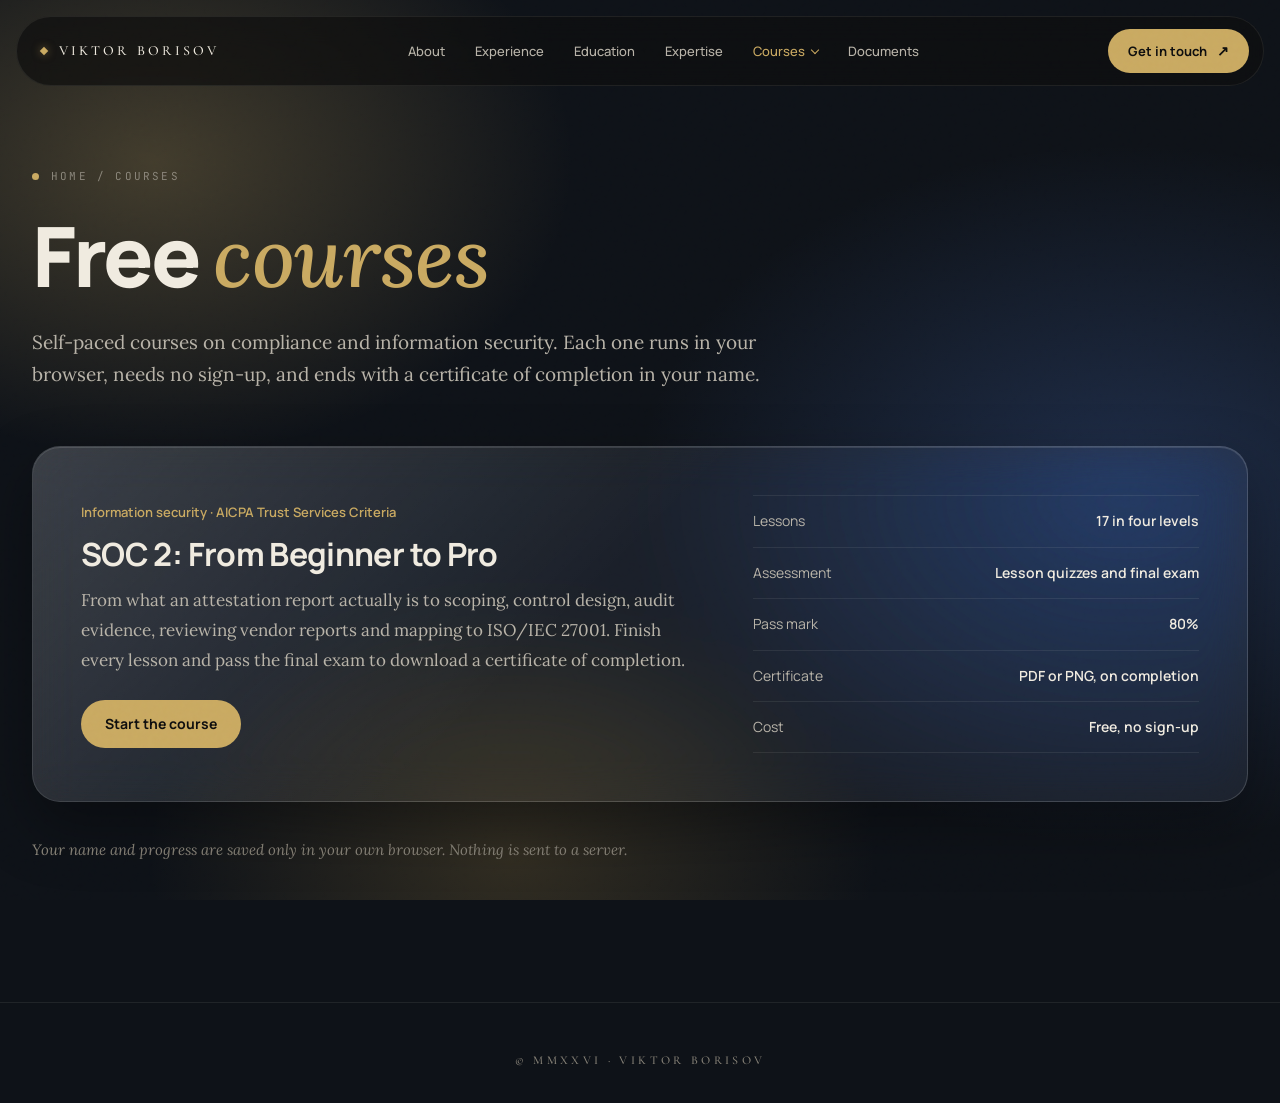
<file: courses/index.html>
<!DOCTYPE html>
<html lang="en">
<head>
<meta charset="UTF-8">
<meta name="viewport" content="width=device-width, initial-scale=1.0">
<title>Courses — Viktor Borisov</title>
<meta name="description" content="Free, self-paced courses on compliance and information security by Viktor Borisov.">
<link rel="icon" href="data:image/svg+xml,%3Csvg xmlns=%27http://www.w3.org/2000/svg%27 viewBox=%270 0 100 100%27%3E%3Crect x=%2730%27 y=%2730%27 width=%2740%27 height=%2740%27 fill=%27%23C9A961%27 transform=%27rotate(45 50 50)%27/%3E%3C/svg%3E">
<link rel="preconnect" href="https://fonts.googleapis.com">
<link rel="preconnect" href="https://fonts.gstatic.com" crossorigin>
<link href="https://fonts.googleapis.com/css2?family=Cormorant+Garamond:wght@500;600&family=Lora:ital,wght@0,400;0,500;1,400;1,500&family=Manrope:wght@400;500;600;700;800&family=JetBrains+Mono:wght@400&display=swap" rel="stylesheet">
<link rel="stylesheet" href="../assets/pages.css">
<link rel="stylesheet" href="../assets/nav.css">
<link rel="stylesheet" href="../assets/glass.css">
</head>
<body>
<nav class="nav" aria-label="Main">
  <a href="../#top" class="nav-brand">
    <span class="dot"></span>
    Viktor Borisov
  </a>
  <ul class="nav-links" id="nav-links">
    <li><a href="../#about">About</a></li>
    <li><a href="../#experience">Experience</a></li>
    <li><a href="../#education">Education</a></li>
    <li><a href="../#expertise">Expertise</a></li>
    <li class="nav-drop">
      <a href="../courses/" class="drop-trigger" aria-haspopup="true" aria-expanded="false" aria-current="page">Courses</a>
      <div class="drop-panel">
        <div class="drop-inner">
          <!-- Add new courses here (one <a class="drop-item"> per course) -->
          <a href="../soc2-course/" class="drop-item"><b>SOC 2: From Beginner to Pro</b><span>17 lessons, final exam, certificate</span></a>
          <a href="../courses/" class="drop-all">All courses</a>
        </div>
      </div>
    </li>
    <li><a href="../documents/">Documents</a></li>
  </ul>
  <div class="nav-right">
    <button type="button" class="nav-toggle" aria-expanded="false" aria-controls="nav-links"><span class="bars" aria-hidden="true"></span>Menu</button>
    <a href="../#contact" class="nav-cta">Get in touch</a>
  </div>
</nav>

<main>
  <header class="page-head">
    <div class="container">
      <div class="section-meta"><span class="dot"></span><span><a href="../">Home</a> / Courses</span></div>
      <h1 class="page-title">Free <em>courses</em></h1>
      <p class="page-lede">Self-paced courses on compliance and information security. Each one runs in your browser, needs no sign-up, and ends with a certificate of completion in your name.</p>
    </div>
  </header>

  <section class="container listing" aria-label="Courses">

    <!-- ===== COURSE: SOC 2 =====
         To add a course: copy this whole <article> block, change the text and the link,
         and add the same course to the dropdown in the <nav> on every page. -->
    <article class="course-card">
      <div>
        <p class="kicker">Information security · AICPA Trust Services Criteria</p>
        <h2>SOC 2: From Beginner to Pro</h2>
        <p>From what an attestation report actually is to scoping, control design, audit evidence, reviewing vendor reports and mapping to ISO/IEC 27001. Finish every lesson and pass the final exam to download a certificate of completion.</p>
        <div class="actions"><a href="../soc2-course/" class="btn btn-gold">Start the course</a></div>
      </div>
      <ul class="facts">
        <li><span>Lessons</span><b>17 in four levels</b></li>
        <li><span>Assessment</span><b>Lesson quizzes and final exam</b></li>
        <li><span>Pass mark</span><b>80%</b></li>
        <li><span>Certificate</span><b>PDF or PNG, on completion</b></li>
        <li><span>Cost</span><b>Free, no sign-up</b></li>
      </ul>
    </article>
    <!-- ===== /COURSE ===== -->

    <p class="note">Your name and progress are saved only in your own browser. Nothing is sent to a server.</p>
  </section>
</main>

<footer>
  <div class="container">
    <div class="footer-inner">
      <div>© MMXXVI · Viktor Borisov</div>
    </div>
  </div>
</footer>

<script src="../assets/nav.js"></script>
</body>
</html>
</file>
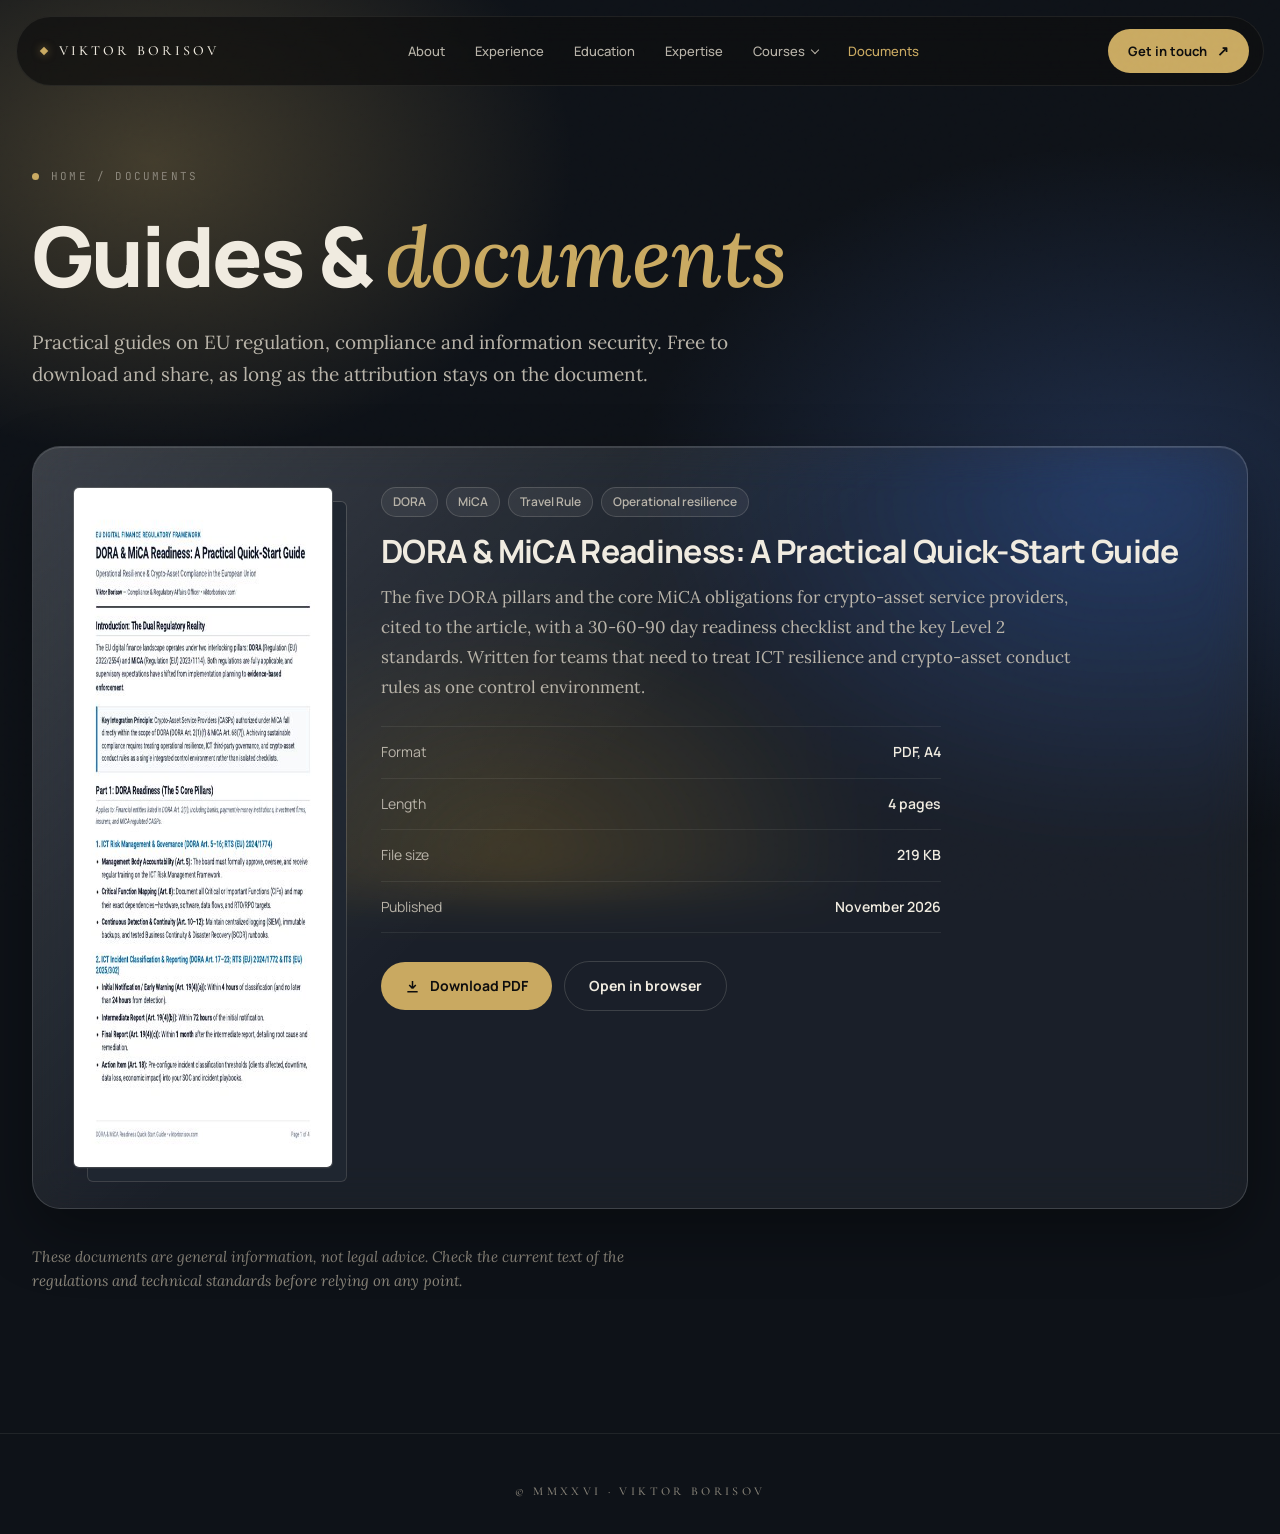
<file: documents/index.html>
<!DOCTYPE html>
<html lang="en">
<head>
<meta charset="UTF-8">
<meta name="viewport" content="width=device-width, initial-scale=1.0">
<title>Documents — Viktor Borisov</title>
<meta name="description" content="Free guides and documents on EU regulation, compliance and information security by Viktor Borisov.">
<link rel="icon" href="data:image/svg+xml,%3Csvg xmlns=%27http://www.w3.org/2000/svg%27 viewBox=%270 0 100 100%27%3E%3Crect x=%2730%27 y=%2730%27 width=%2740%27 height=%2740%27 fill=%27%23C9A961%27 transform=%27rotate(45 50 50)%27/%3E%3C/svg%3E">
<link rel="preconnect" href="https://fonts.googleapis.com">
<link rel="preconnect" href="https://fonts.gstatic.com" crossorigin>
<link href="https://fonts.googleapis.com/css2?family=Cormorant+Garamond:wght@500;600&family=Lora:ital,wght@0,400;0,500;1,400;1,500&family=Manrope:wght@400;500;600;700;800&family=JetBrains+Mono:wght@400&display=swap" rel="stylesheet">
<link rel="stylesheet" href="../assets/pages.css">
<link rel="stylesheet" href="../assets/nav.css">
<link rel="stylesheet" href="../assets/glass.css">
</head>
<body>
<nav class="nav" aria-label="Main">
  <a href="../#top" class="nav-brand">
    <span class="dot"></span>
    Viktor Borisov
  </a>
  <ul class="nav-links" id="nav-links">
    <li><a href="../#about">About</a></li>
    <li><a href="../#experience">Experience</a></li>
    <li><a href="../#education">Education</a></li>
    <li><a href="../#expertise">Expertise</a></li>
    <li class="nav-drop">
      <a href="../courses/" class="drop-trigger" aria-haspopup="true" aria-expanded="false">Courses</a>
      <div class="drop-panel">
        <div class="drop-inner">
          <!-- Add new courses here (one <a class="drop-item"> per course) -->
          <a href="../soc2-course/" class="drop-item"><b>SOC 2: From Beginner to Pro</b><span>17 lessons, final exam, certificate</span></a>
          <a href="../courses/" class="drop-all">All courses</a>
        </div>
      </div>
    </li>
    <li><a href="../documents/" aria-current="page">Documents</a></li>
  </ul>
  <div class="nav-right">
    <button type="button" class="nav-toggle" aria-expanded="false" aria-controls="nav-links"><span class="bars" aria-hidden="true"></span>Menu</button>
    <a href="../#contact" class="nav-cta">Get in touch</a>
  </div>
</nav>

<main>
  <header class="page-head">
    <div class="container">
      <div class="section-meta"><span class="dot"></span><span><a href="../">Home</a> / Documents</span></div>
      <h1 class="page-title">Guides &amp; <em>documents</em></h1>
      <p class="page-lede">Practical guides on EU regulation, compliance and information security. Free to download and share, as long as the attribution stays on the document.</p>
    </div>
  </header>

  <section class="container listing" aria-label="Documents">

    <!-- ===== DOCUMENT: DORA & MiCA =====
         To add a document:
         1. Upload the PDF (and a cover image, optional) to /documents/files/
         2. Copy this whole <article> block above or below this one
         3. Change the title, text, facts, tags and the three file links -->
    <article class="doc">
      <a class="doc-cover" href="files/DORA-MiCA-Readiness-Quick-Start-Guide.pdf" target="_blank" rel="noopener" aria-label="Open DORA and MiCA Readiness guide in a new tab">
        <img src="files/DORA-MiCA-Readiness-Quick-Start-Guide.jpg" width="480" height="679" alt="First page of the DORA and MiCA Readiness Quick-Start Guide" loading="lazy">
      </a>
      <div class="doc-body">
        <ul class="tags" aria-label="Topics">
          <li>DORA</li><li>MiCA</li><li>Travel Rule</li><li>Operational resilience</li>
        </ul>
        <h2>DORA &amp; MiCA Readiness: A Practical Quick-Start Guide</h2>
        <p>The five DORA pillars and the core MiCA obligations for crypto-asset service providers, cited to the article, with a 30-60-90 day readiness checklist and the key Level 2 standards. Written for teams that need to treat ICT resilience and crypto-asset conduct rules as one control environment.</p>
        <ul class="facts">
          <li><span>Format</span><b>PDF, A4</b></li>
          <li><span>Length</span><b>4 pages</b></li>
          <li><span>File size</span><b>219 KB</b></li>
          <li><span>Published</span><b>November 2026</b></li>
        </ul>
        <div class="actions">
          <a href="files/DORA-MiCA-Readiness-Quick-Start-Guide.pdf" download class="btn btn-gold"><svg viewBox="0 0 16 16" fill="none" stroke="currentColor" stroke-width="1.6" aria-hidden="true"><path d="M8 2v8m0 0L4.5 6.5M8 10l3.5-3.5M2.5 13.5h11"/></svg>Download PDF</a>
          <a href="files/DORA-MiCA-Readiness-Quick-Start-Guide.pdf" target="_blank" rel="noopener" class="btn btn-line">Open in browser</a>
        </div>
      </div>
    </article>
    <!-- ===== /DOCUMENT ===== -->

    <p class="note">These documents are general information, not legal advice. Check the current text of the regulations and technical standards before relying on any point.</p>
  </section>
</main>

<footer>
  <div class="container">
    <div class="footer-inner">
      <div>© MMXXVI · Viktor Borisov</div>
    </div>
  </div>
</footer>

<script src="../assets/nav.js"></script>
</body>
</html>
</file>
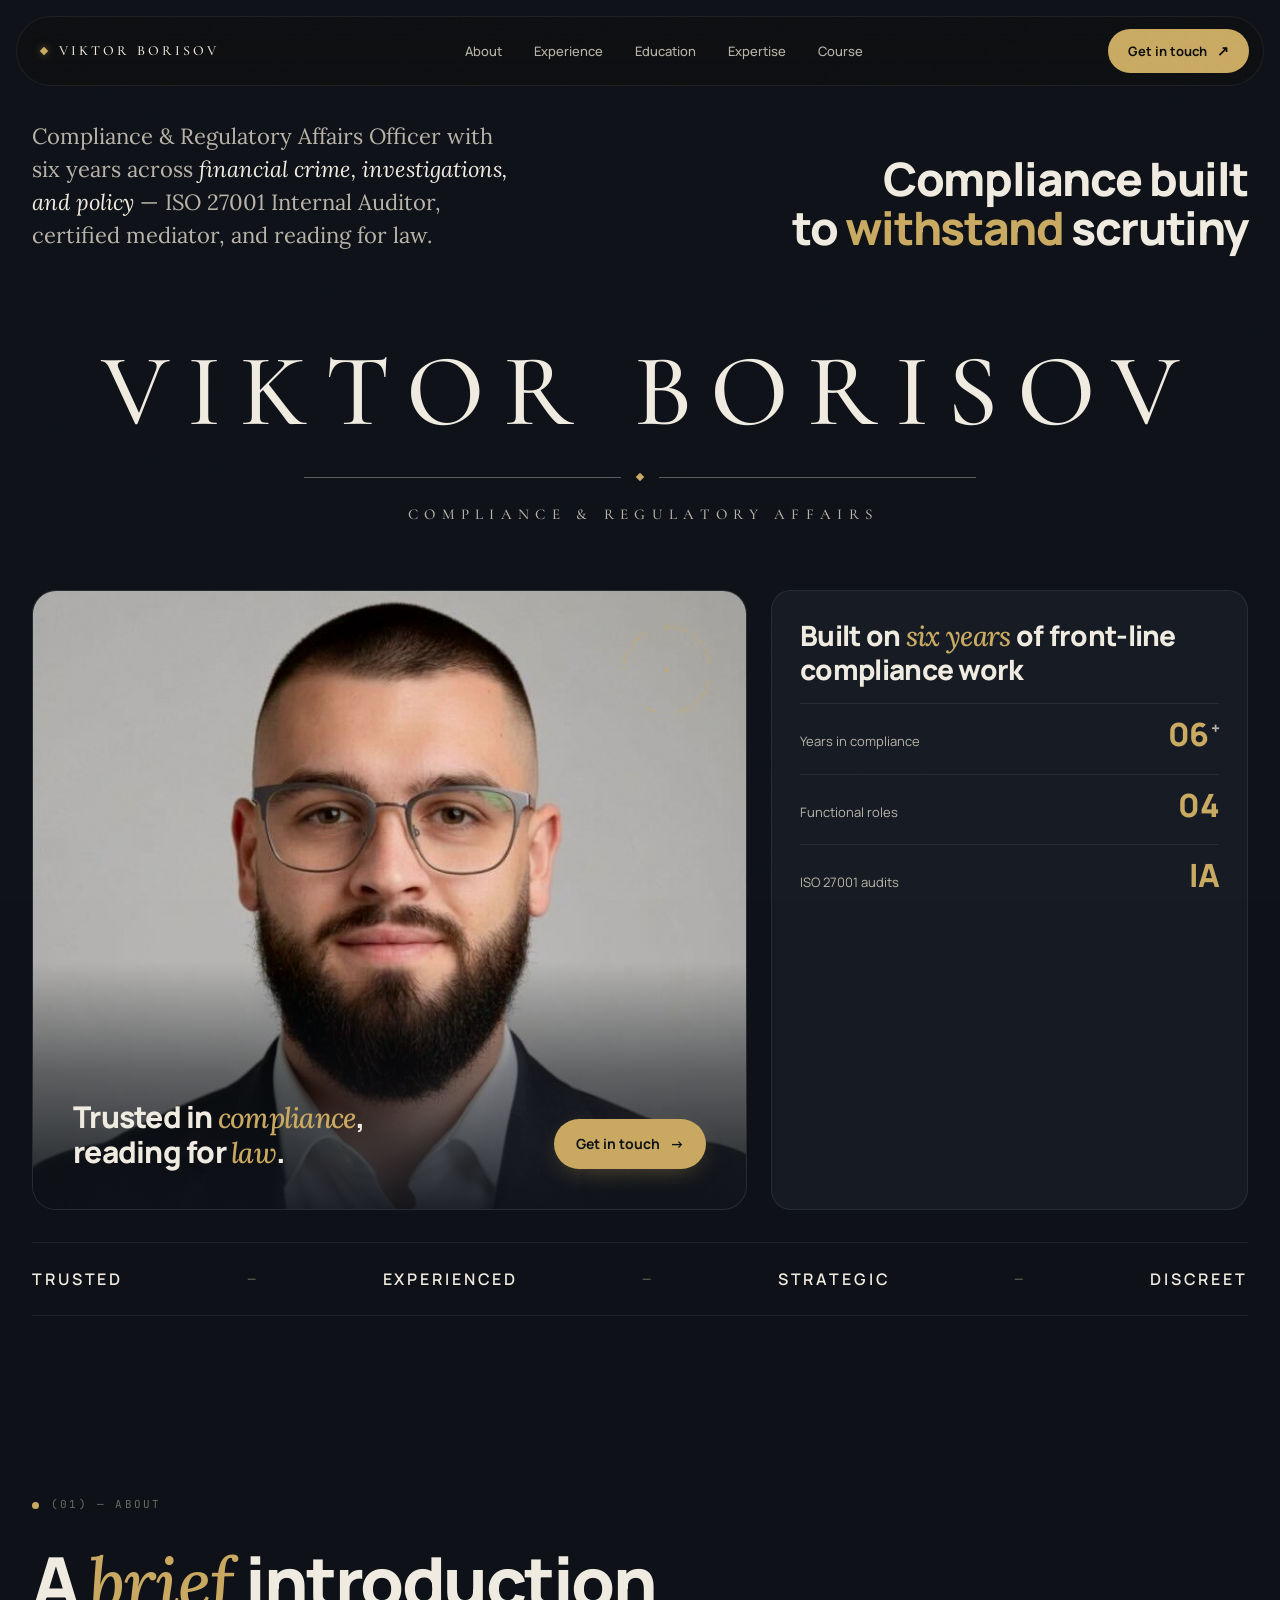
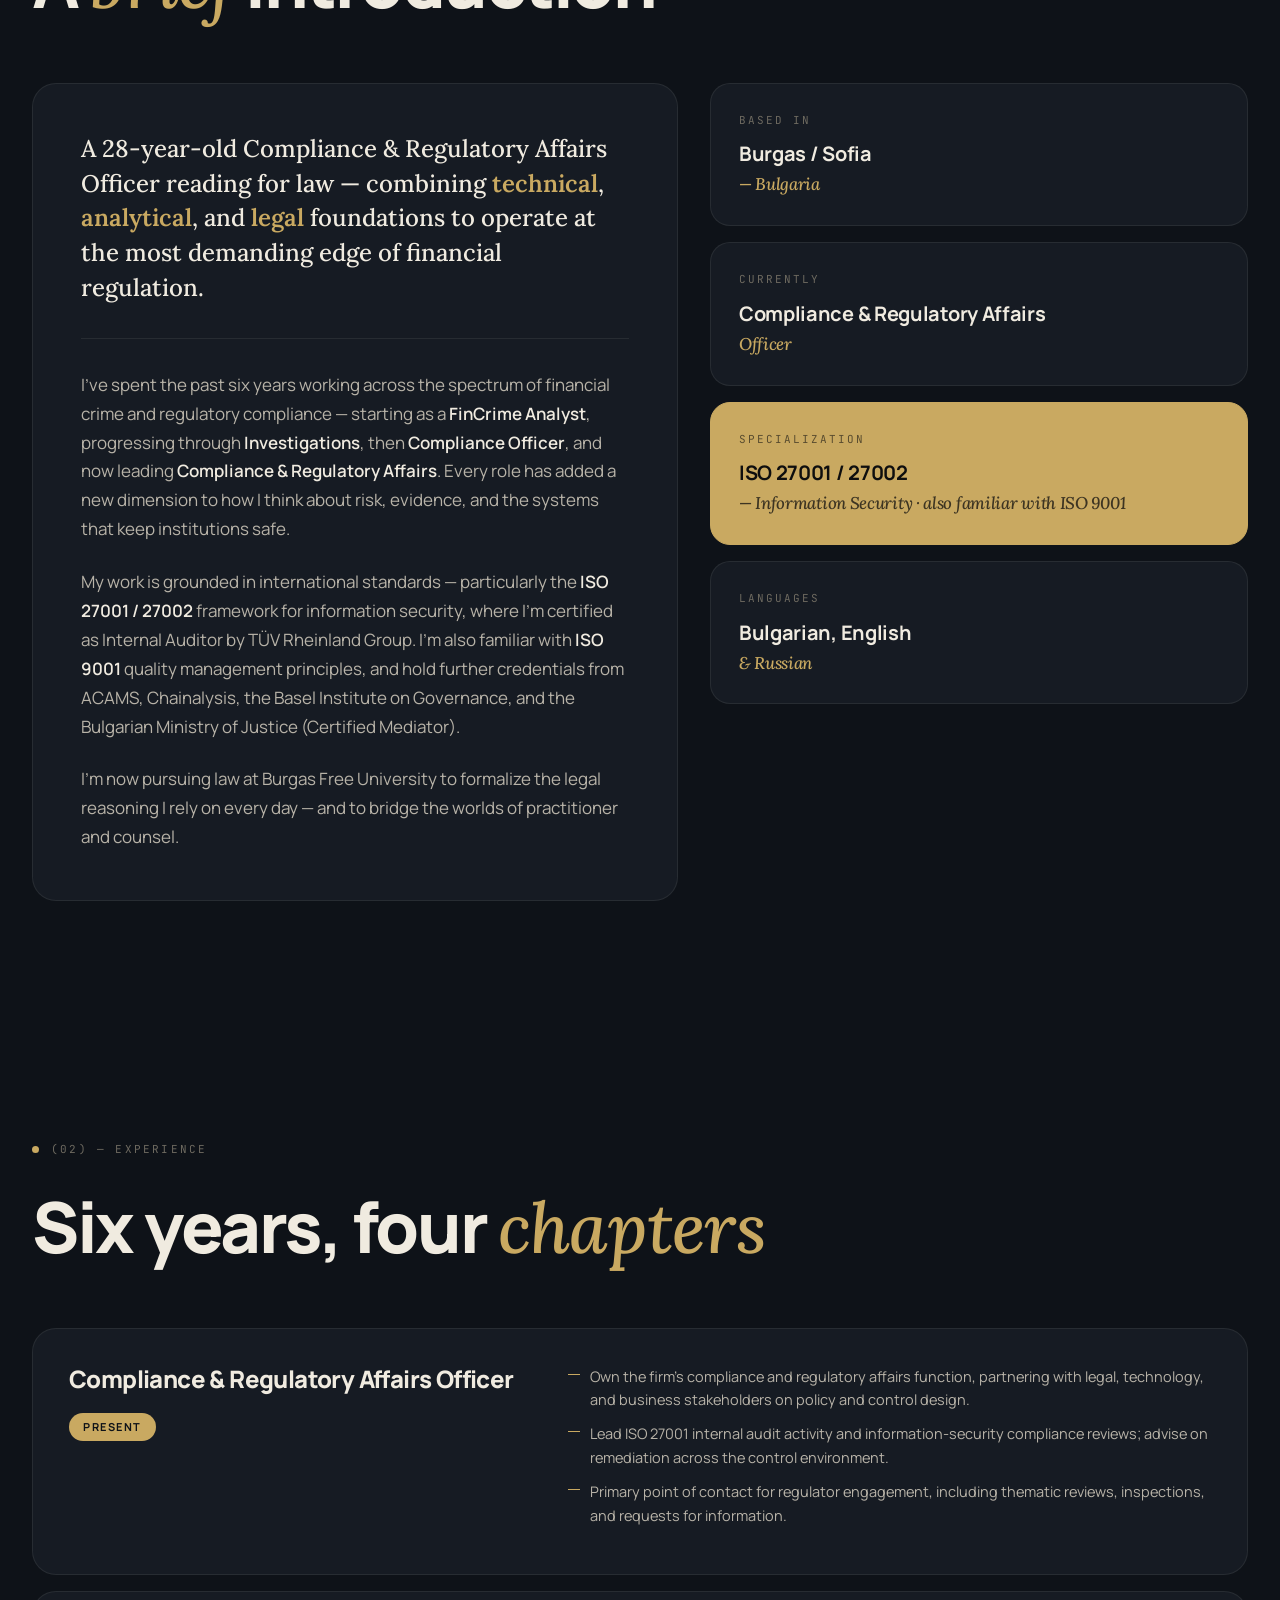
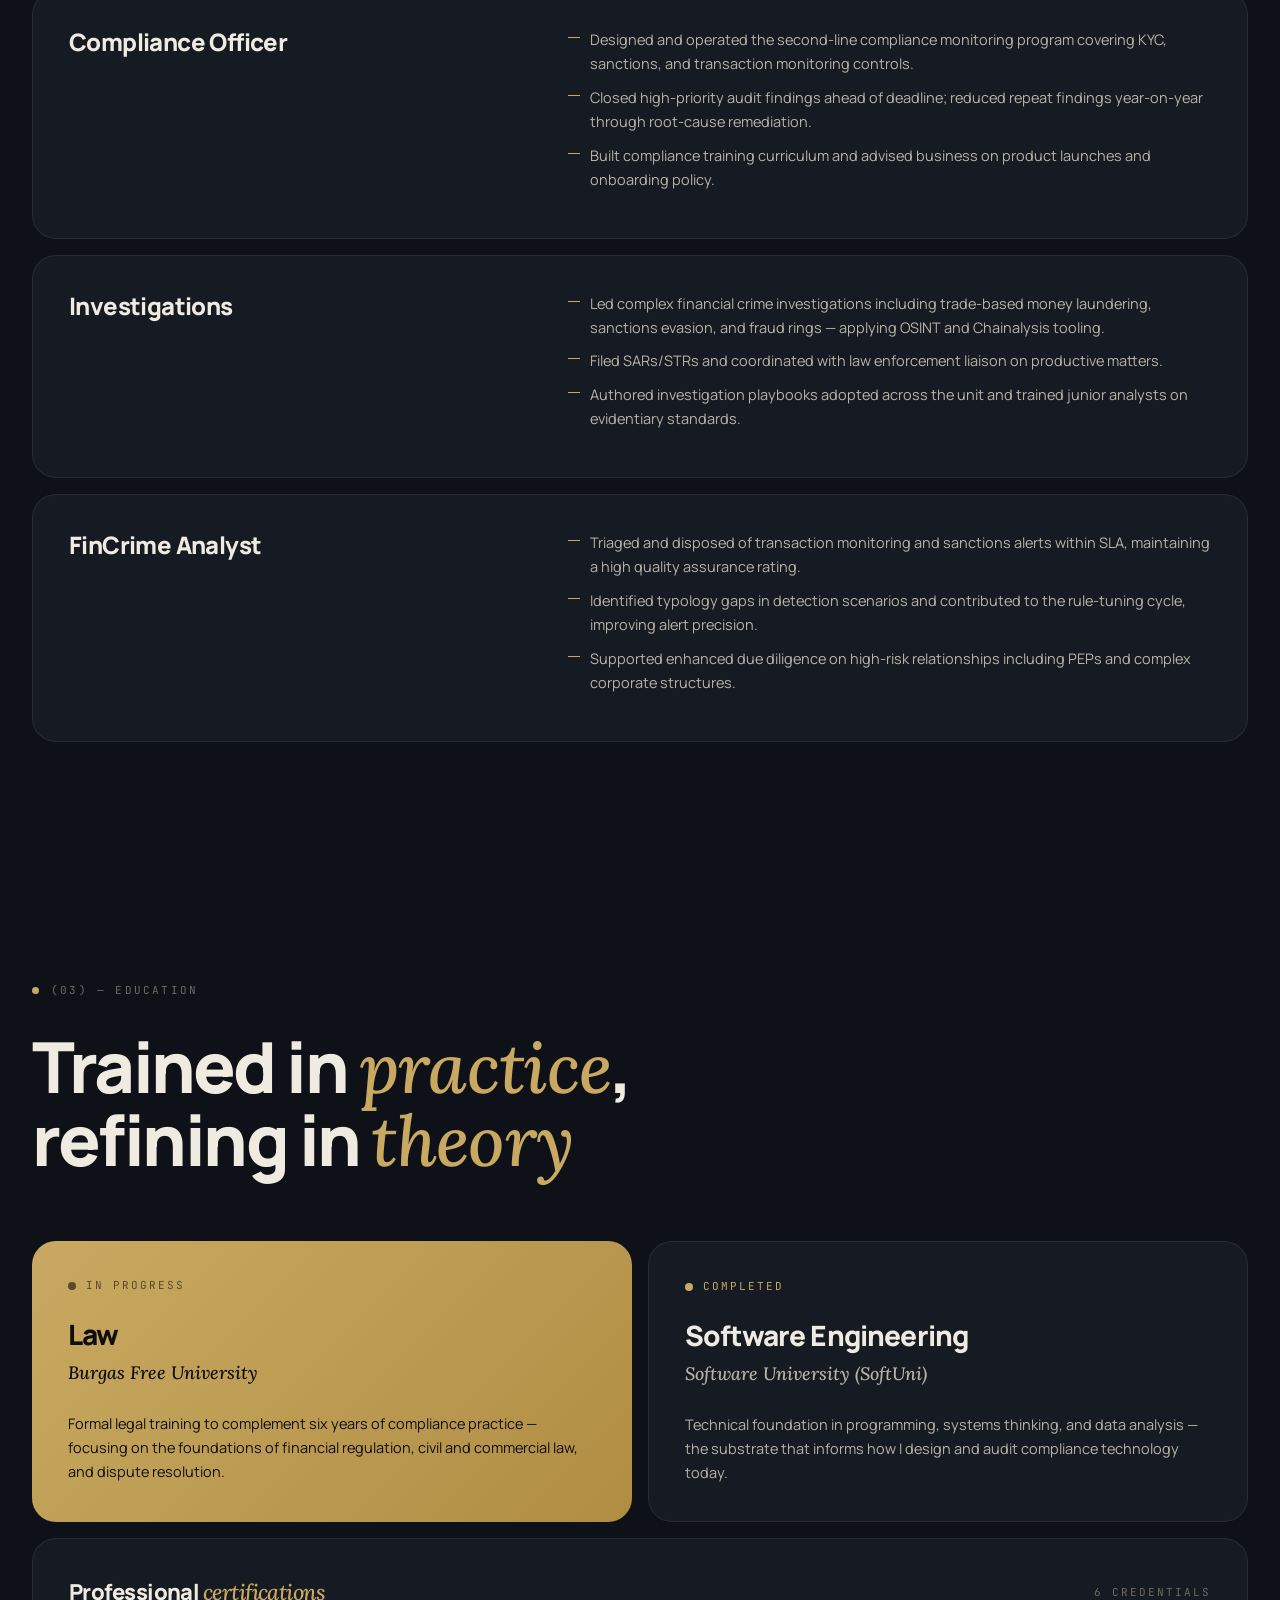
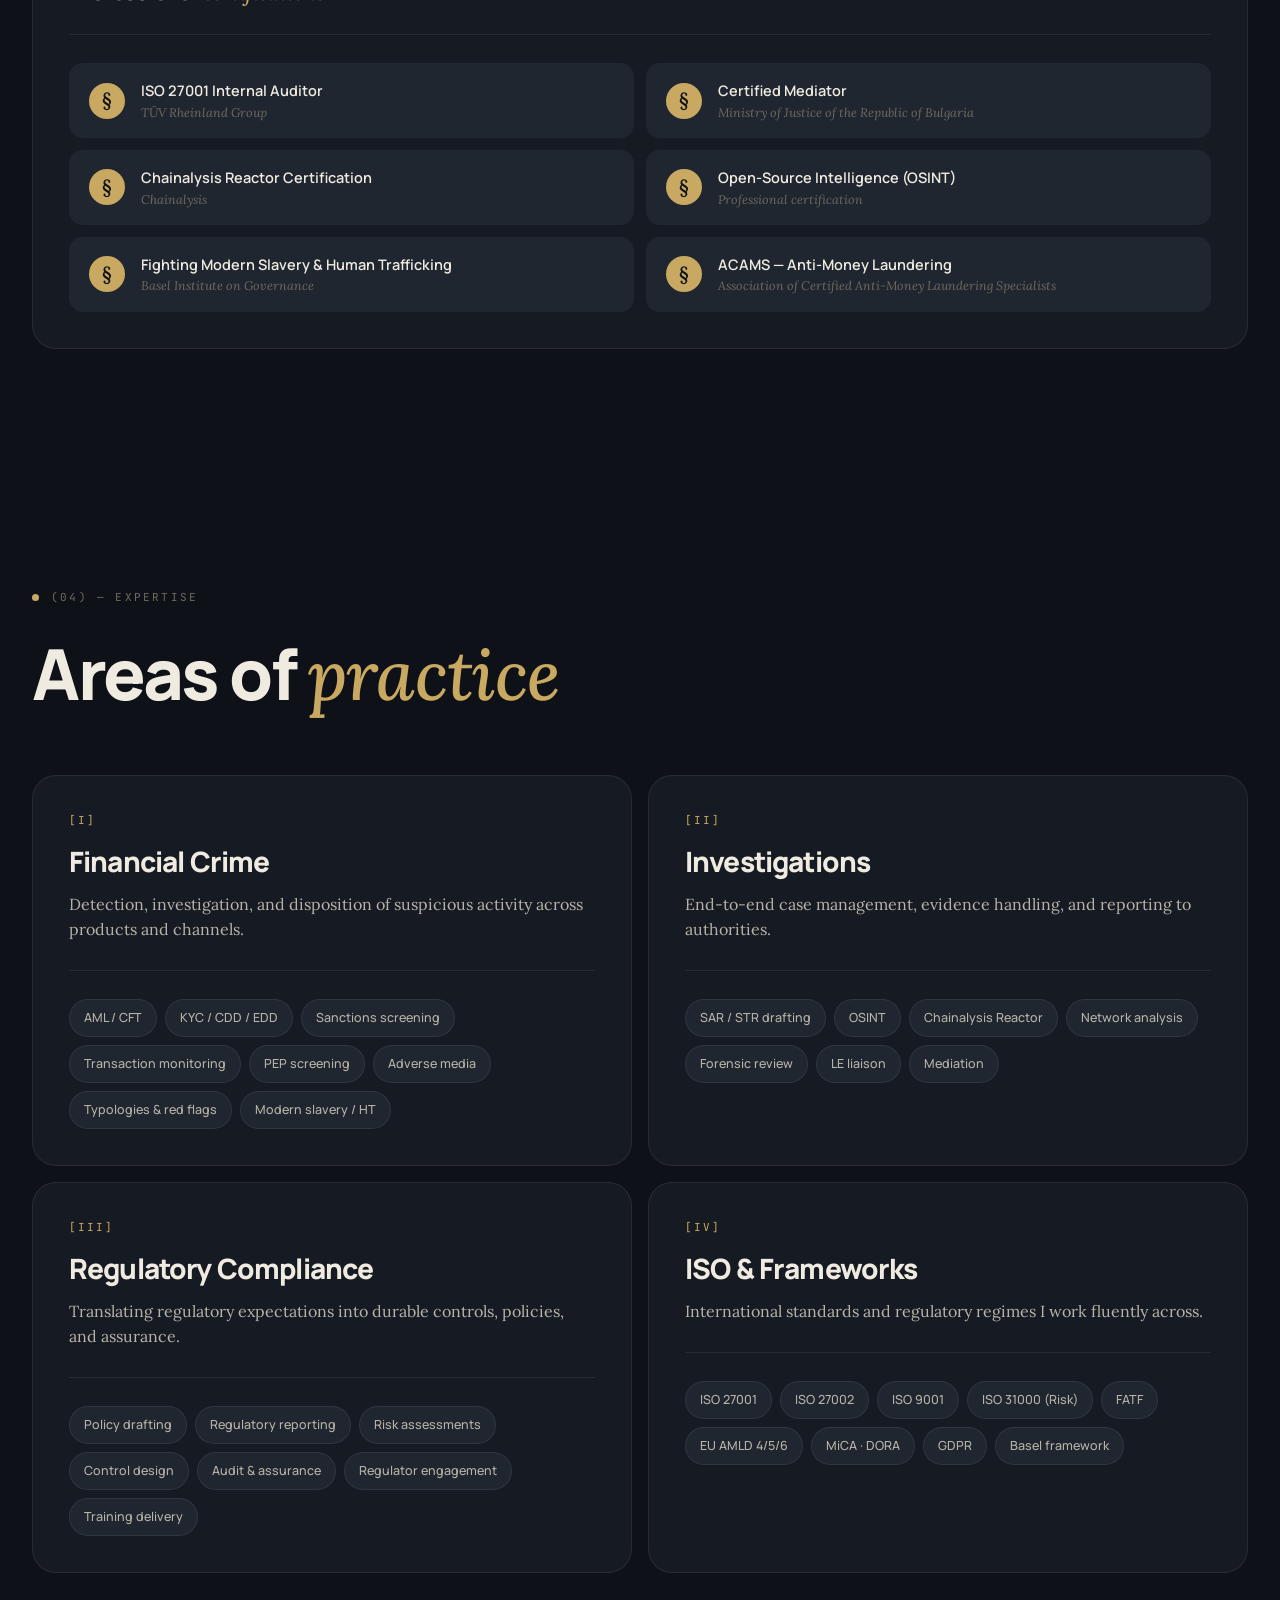
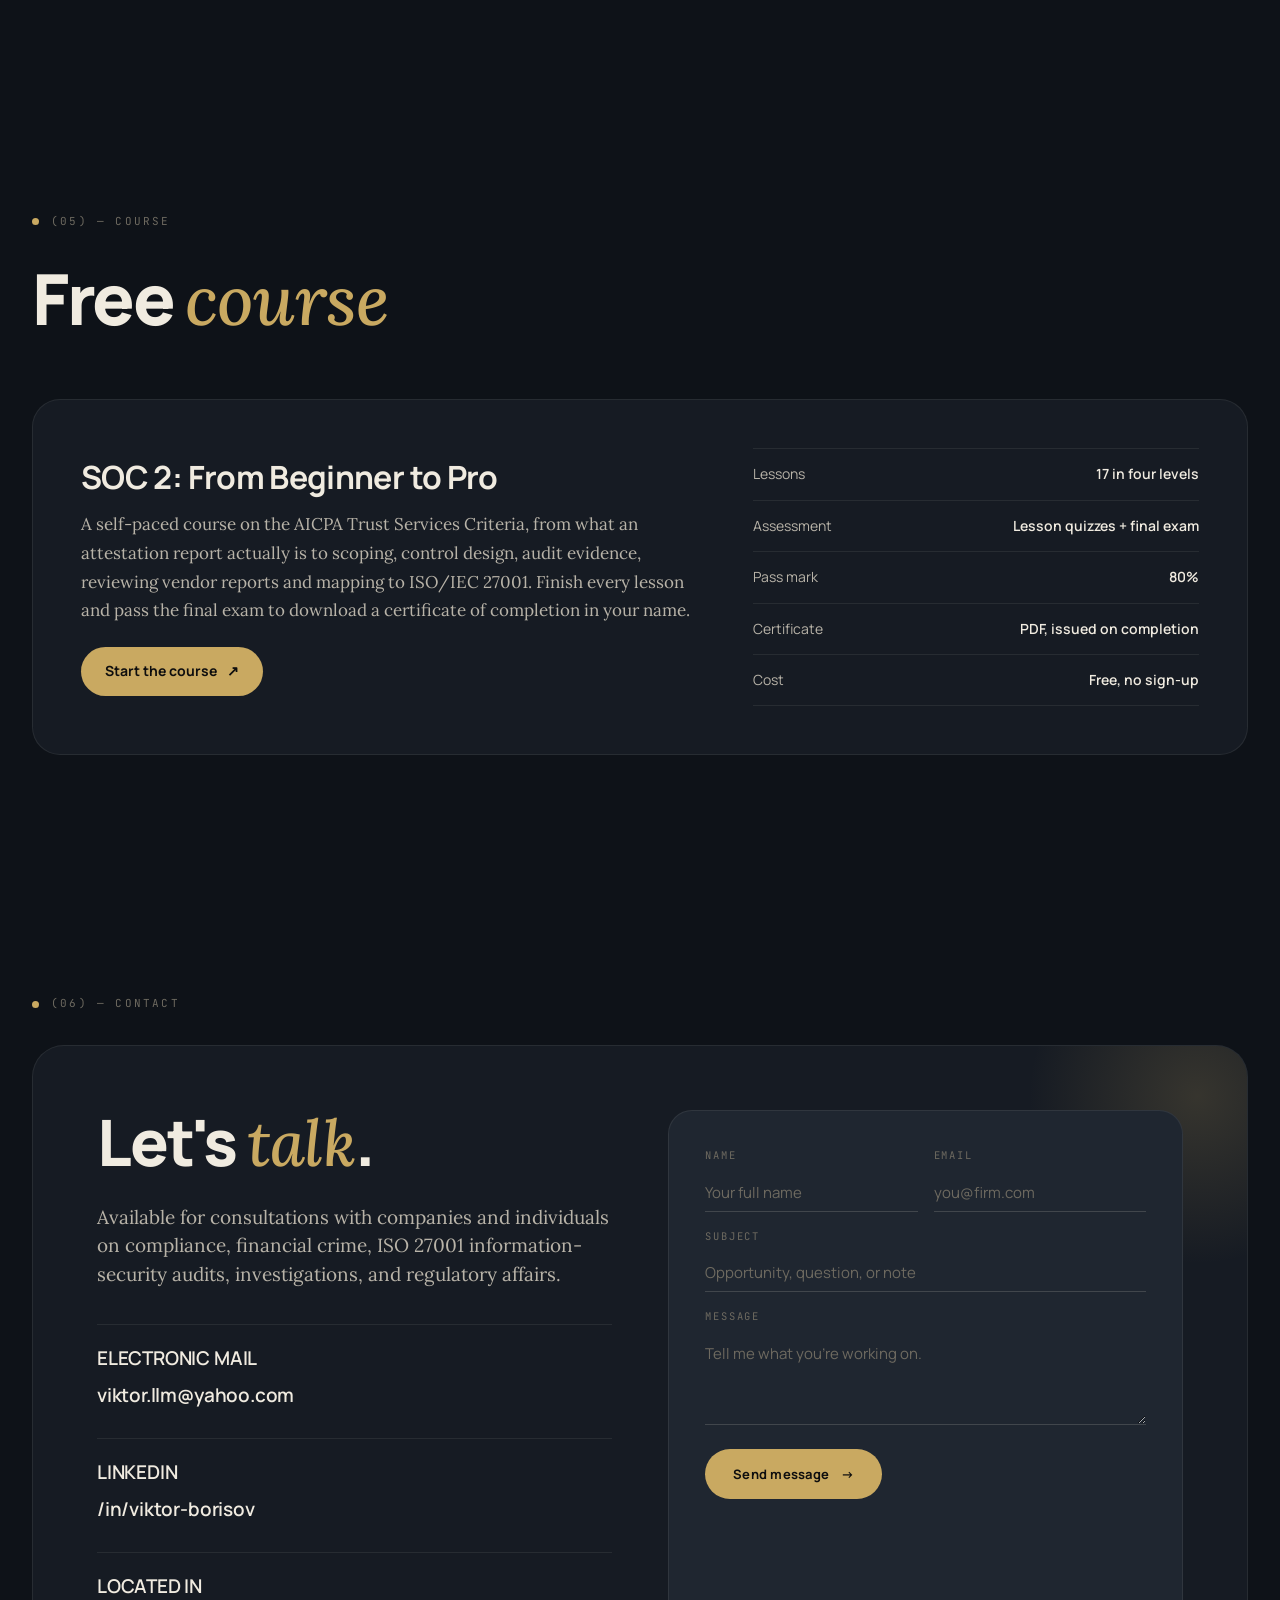
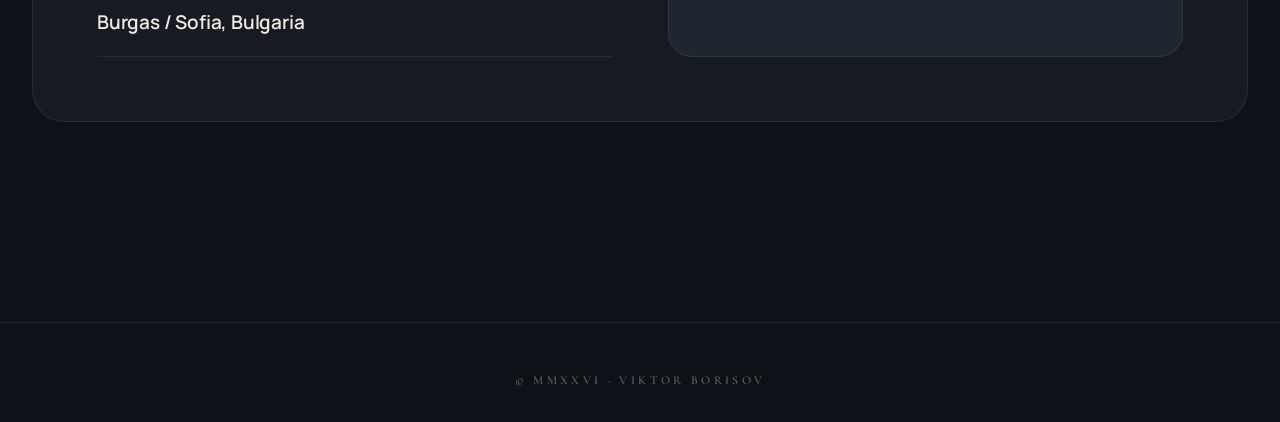
<file: index (2).html>
<!DOCTYPE html>
<html lang="en">
<head>
<meta charset="UTF-8">
<meta name="viewport" content="width=device-width, initial-scale=1.0">
<title>Viktor Borisov — Compliance & Regulatory Affairs Officer</title>
<meta name="description" content="Viktor Borisov — Compliance and Regulatory Affairs Officer with six years of experience across financial crime, investigations, and regulatory compliance. ISO 27001 Internal Auditor. Reading for Law at Burgas Free University.">
<link rel="preconnect" href="https://fonts.googleapis.com">
<link rel="preconnect" href="https://fonts.gstatic.com" crossorigin>
<link href="https://fonts.googleapis.com/css2?family=Cormorant+Garamond:wght@400;500;600;700&family=Lora:ital,wght@0,400;0,500;0,600;0,700;1,400;1,500;1,600&family=Manrope:wght@300;400;500;600;700;800&family=JetBrains+Mono:wght@400;500&display=swap" rel="stylesheet">
<style>
  :root {
    /* Classic, professional palette: deep navy-charcoal + warm champagne gold */
    --bg: #0E1218;
    --bg-card: #161B23;
    --bg-elev: #1F2630;
    --bg-soft: #262D38;
    --ink: #F0EBE0;
    --ink-soft: #B8B3A8;
    --ink-faint: #6E6A60;
    --lime: #C9A961;           /* champagne gold (var name kept for simplicity) */
    --lime-deep: #B08D43;      /* deeper antique gold */
    --line: rgba(240, 235, 224, 0.08);
    --line-strong: rgba(240, 235, 224, 0.16);
    --display: 'Manrope', -apple-system, BlinkMacSystemFont, sans-serif;
    --serif: 'Lora', 'Georgia', 'Times New Roman', serif;
    --logo: 'Cormorant Garamond', 'Cormorant', 'Garamond', serif;
    --sans: 'Manrope', -apple-system, sans-serif;
    --mono: 'JetBrains Mono', 'Courier New', monospace;
  }

  * { box-sizing: border-box; margin: 0; padding: 0; }
  html { scroll-behavior: smooth; }

  body {
    font-family: var(--sans);
    background: var(--bg);
    color: var(--ink);
    font-size: 16px;
    line-height: 1.6;
    overflow-x: hidden;
    -webkit-font-smoothing: antialiased;
  }

  body::before {
    content: "";
    position: fixed;
    inset: 0;
    pointer-events: none;
    z-index: 200;
    opacity: 0.05;
    mix-blend-mode: overlay;
    background-image: url("data:image/svg+xml,%3Csvg viewBox='0 0 200 200' xmlns='http://www.w3.org/2000/svg'%3E%3Cfilter id='n'%3E%3CfeTurbulence type='fractalNoise' baseFrequency='0.9' numOctaves='2' stitchTiles='stitch'/%3E%3C/filter%3E%3Crect width='100%25' height='100%25' filter='url(%23n)'/%3E%3C/svg%3E");
  }

  .container {
    max-width: 1320px;
    margin: 0 auto;
    padding: 0 32px;
    position: relative;
  }

  /* ============ NAV ============ */
  .nav {
    position: fixed;
    top: 16px; left: 16px; right: 16px;
    z-index: 100;
    background: rgba(14, 14, 14, 0.72);
    backdrop-filter: blur(14px) saturate(140%);
    -webkit-backdrop-filter: blur(14px) saturate(140%);
    border: 1px solid var(--line);
    border-radius: 100px;
    padding: 12px 14px 12px 24px;
    max-width: 1320px;
    margin-left: auto; margin-right: auto;
    display: flex;
    align-items: center;
    justify-content: space-between;
  }

  .nav-brand {
    font-family: var(--logo);
    font-weight: 500;
    font-size: 14px;
    letter-spacing: 0.22em;
    text-transform: uppercase;
    color: var(--ink);
    text-decoration: none;
    display: flex;
    align-items: center;
    gap: 12px;
  }

  .nav-brand .dot {
    display: inline-block;
    width: 6px; height: 6px;
    background: var(--lime);
    transform: rotate(45deg);
    flex-shrink: 0;
    box-shadow: 0 0 8px rgba(201, 169, 97, 0.5);
  }

  .nav-links { display: flex; gap: 32px; list-style: none; }

  .nav-links a {
    font-size: 13px;
    font-weight: 500;
    color: var(--ink-soft);
    text-decoration: none;
    transition: color 0.25s;
  }

  .nav-links a:hover { color: var(--lime); }

  .nav-cta {
    display: inline-flex;
    align-items: center;
    gap: 10px;
    background: var(--lime);
    color: #0E0E0E;
    text-decoration: none;
    padding: 11px 20px;
    border-radius: 100px;
    font-size: 13px;
    font-weight: 700;
    transition: all 0.25s;
  }

  .nav-cta:hover { background: var(--ink); }
  .nav-cta::after {
    content: "↗";
    font-size: 14px;
    transition: transform 0.25s;
  }
  .nav-cta:hover::after { transform: translate(2px, -2px); }

  @media (max-width: 860px) {
    .nav-links { display: none; }
    .nav { border-radius: 24px; }
  }

  /* ============ HERO ============ */
  .hero { padding: 120px 0 60px; position: relative; }

  .hero-top {
    display: grid;
    grid-template-columns: 1fr 1fr;
    gap: 32px;
    margin-bottom: 48px;
    align-items: end;
  }

  .hero-intro {
    font-family: var(--serif);
    font-weight: 400;
    font-size: 22px;
    line-height: 1.5;
    color: var(--ink-soft);
    max-width: 480px;
  }

  .hero-intro b {
    color: var(--lime);
    font-style: normal;
    font-family: var(--sans);
    font-weight: 600;
    font-size: 18px;
  }

  .hero-intro em {
    font-family: var(--serif);
    font-style: italic;
    color: var(--ink);
  }

  .hero-headline-block { text-align: right; }

  .hero-headline-block h2 {
    font-family: var(--display);
    font-weight: 800;
    font-size: clamp(28px, 3.6vw, 48px);
    line-height: 1.05;
    letter-spacing: -0.03em;
    color: var(--ink);
  }

  .hero-headline-block h2 .lime { color: var(--lime); }

  /* ============ HERO LOGO ============ */
  .hero-logo {
    text-align: center;
    padding: 40px 0 32px;
    margin-bottom: 32px;
  }

  .logo-name {
    font-family: var(--logo);
    font-weight: 500;
    font-size: clamp(40px, 8vw, 116px);
    line-height: 1;
    letter-spacing: 0.18em;
    text-transform: uppercase;
    color: var(--ink);
    margin: 0 0 32px;
    padding-left: 0.18em;       /* optical balance for trailing letter-spacing */
  }

  .logo-divider {
    display: flex;
    align-items: center;
    justify-content: center;
    gap: 16px;
    max-width: 720px;
    margin: 0 auto 22px;
    padding: 0 24px;
  }

  .logo-line {
    flex: 1;
    height: 1px;
    background: var(--ink-soft);
    opacity: 0.45;
  }

  .logo-dot {
    width: 6px;
    height: 6px;
    background: var(--lime);
    transform: rotate(45deg);
    flex-shrink: 0;
  }

  .logo-subtitle {
    font-family: var(--logo);
    font-weight: 500;
    font-size: clamp(11px, 1.2vw, 15px);
    letter-spacing: 0.42em;
    color: var(--ink-soft);
    text-transform: uppercase;
    margin: 0;
    padding-left: 0.42em;       /* optical balance */
  }

  /* On phones, tighten letter-spacing so logo fits comfortably */
  @media (max-width: 640px) {
    .logo-name {
      font-size: clamp(34px, 10vw, 60px);
      letter-spacing: 0.14em;
      margin-bottom: 24px;
    }
    .logo-divider { gap: 12px; padding: 0 8px; }
    .logo-subtitle {
      font-size: 10px;
      letter-spacing: 0.28em;
    }
  }

  .feature-row {
    display: grid;
    grid-template-columns: 1.5fr 1fr;
    gap: 24px;
    margin-bottom: 32px;
  }

  .portrait {
    position: relative;
    background: var(--bg-card);
    border: 1px solid var(--line);
    border-radius: 24px;
    overflow: hidden;
    min-height: 620px;
    padding: 40px;
    display: flex;
    flex-direction: column;
    justify-content: space-between;
  }

  /* Portrait photo */
  .portrait-photo {
    position: absolute;
    inset: 0;
    width: 100%;
    height: 100%;
    object-fit: cover;
    object-position: center top;  /* photo is pre-cropped with face near top, shoulders & suit fill below */
    z-index: 0;
    filter: brightness(0.96) contrast(1.02);
    transition: filter 0.6s ease, transform 0.8s ease;
  }

  /* Bottom gradient: keeps face fully visible, only darkens the suit area where text sits */
  .portrait::before {
    content: "";
    position: absolute;
    inset: 0;
    z-index: 1;
    background: linear-gradient(
      180deg,
      rgba(14, 18, 24, 0.0) 0%,
      rgba(14, 18, 24, 0.0) 60%,
      rgba(14, 18, 24, 0.5) 78%,
      rgba(14, 18, 24, 0.92) 100%
    );
    pointer-events: none;
  }

  .portrait:hover .portrait-photo {
    transform: scale(1.02);
    filter: brightness(1.0) contrast(1.05);
  }

  .portrait-content {
    position: relative;
    z-index: 2;
    display: flex;
    flex-direction: column;
    justify-content: flex-end;
    height: 100%;
  }

  .portrait-footer {
    display: flex;
    align-items: flex-end;
    justify-content: space-between;
    gap: 24px;
    width: 100%;
  }

  .portrait-tagline {
    font-family: var(--display);
    font-weight: 800;
    font-size: clamp(22px, 2.4vw, 30px);
    line-height: 1.15;
    letter-spacing: -0.025em;
    color: var(--ink);
    flex: 1;
    min-width: 0;
    margin: 0;
  }

  .portrait-tagline em {
    font-family: var(--serif);
    font-style: italic;
    font-weight: 500;
    color: var(--lime);
    font-size: 0.95em;
  }

  .portrait-cta {
    display: inline-flex;
    align-items: center;
    gap: 10px;
    background: var(--lime);
    color: #0E1218;
    padding: 14px 22px;
    border-radius: 100px;
    text-decoration: none;
    font-weight: 700;
    font-size: 14px;
    flex-shrink: 0;
    transition: all 0.3s;
    box-shadow: 0 8px 24px -8px rgba(201, 169, 97, 0.4);
  }

  .portrait-cta::after { content: "→"; transition: transform 0.3s; }
  .portrait-cta:hover { background: var(--ink); }
  .portrait-cta:hover::after { transform: translateX(4px); }

  /* On smaller screens stack the tagline and CTA vertically */
  @media (max-width: 700px) {
    .portrait-footer {
      flex-direction: column;
      align-items: flex-start;
      gap: 20px;
    }
    .portrait-cta { align-self: flex-start; }
  }

  .seal {
    position: absolute;
    top: 24px; right: 24px;
    width: 110px; height: 110px;
    z-index: 3;
  }

  .seal svg {
    width: 100%; height: 100%;
    animation: spin 30s linear infinite;
  }

  @keyframes spin { to { transform: rotate(360deg); } }

  .stats-column { display: grid; gap: 16px; }

  .stat-card {
    background: var(--bg-card);
    border: 1px solid var(--line);
    border-radius: 20px;
    padding: 28px;
    position: relative;
    transition: border-color 0.3s;
  }

  .stat-card:hover { border-color: var(--lime); }

  .stat-card-headline {
    font-family: var(--display);
    font-weight: 800;
    font-size: clamp(20px, 2.2vw, 28px);
    line-height: 1.15;
    letter-spacing: -0.025em;
    margin-bottom: 18px;
  }

  .stat-card-headline em {
    font-family: var(--serif);
    font-style: italic;
    font-weight: 500;
    color: var(--lime);
  }

  .stat-list { display: flex; flex-direction: column; gap: 8px; }

  .stat-row {
    display: flex;
    justify-content: space-between;
    align-items: baseline;
    padding: 14px 0;
    border-top: 1px solid var(--line);
  }

  .stat-row-label { font-size: 13px; color: var(--ink-soft); }

  .stat-row-value {
    font-family: var(--display);
    font-weight: 800;
    font-size: 32px;
    line-height: 1;
    color: var(--lime);
    letter-spacing: -0.02em;
  }

  .stat-row-value sup {
    font-size: 0.5em;
    color: var(--ink-soft);
    margin-left: 2px;
  }

  .trust-strip {
    display: flex;
    align-items: center;
    justify-content: space-between;
    flex-wrap: wrap;
    gap: 20px;
    padding: 28px 0;
    border-top: 1px solid var(--line);
    border-bottom: 1px solid var(--line);
    font-family: var(--display);
    font-weight: 600;
    text-transform: uppercase;
    font-size: clamp(13px, 1.4vw, 16px);
    line-height: 1;
    letter-spacing: 0.18em;
  }

  .trust-strip span:nth-child(odd) { color: var(--ink); }
  .trust-strip span:nth-child(even) {
    color: var(--ink-faint);
    font-size: 12px;
  }

  @media (max-width: 900px) {
    .hero-top { grid-template-columns: 1fr; text-align: left; }
    .hero-headline-block { text-align: left; }
    .feature-row { grid-template-columns: 1fr; }
    .portrait { min-height: 420px; padding: 28px; }
    .seal { width: 80px; height: 80px; top: 16px; right: 16px; }
  }

  /* ============ SECTIONS ============ */
  section { padding: 120px 0; position: relative; }

  .section-meta {
    display: flex;
    align-items: center;
    gap: 12px;
    font-family: var(--mono);
    font-size: 11px;
    letter-spacing: 0.2em;
    text-transform: uppercase;
    color: var(--ink-faint);
    margin-bottom: 32px;
  }

  .section-meta .dot {
    width: 7px; height: 7px;
    background: var(--lime);
    border-radius: 50%;
  }

  .section-title {
    font-family: var(--display);
    font-weight: 800;
    font-size: clamp(38px, 5.5vw, 72px);
    line-height: 1.02;
    letter-spacing: -0.035em;
    color: var(--ink);
    margin-bottom: 64px;
  }

  .section-title em {
    font-family: var(--serif);
    font-style: italic;
    font-weight: 500;
    color: var(--lime);
    letter-spacing: -0.01em;
  }

  @media (max-width: 720px) {
    section { padding: 80px 0; }
    .section-title { margin-bottom: 40px; }
  }

  /* ============ ABOUT ============ */
  .about-grid {
    display: grid;
    grid-template-columns: 1.2fr 1fr;
    gap: 32px;
  }

  .about-text {
    background: var(--bg-card);
    border: 1px solid var(--line);
    border-radius: 24px;
    padding: 48px;
  }

  .about-text p {
    font-size: 17px;
    line-height: 1.7;
    color: var(--ink-soft);
    margin-bottom: 24px;
  }

  .about-text p:last-child { margin-bottom: 0; }
  .about-text p strong { color: var(--ink); font-weight: 600; }

  /* the lead paragraph — now Lora regular (not italic) for readability */
  .about-text .lead {
    font-family: var(--serif);
    font-weight: 500;
    font-style: normal;
    font-size: 24px;
    line-height: 1.45;
    color: var(--ink);
    margin-bottom: 32px;
    padding-bottom: 32px;
    border-bottom: 1px solid var(--line);
  }

  .about-text .lead .lime { color: var(--lime); font-weight: 600; }

  .about-meta { display: flex; flex-direction: column; gap: 16px; }

  .meta-card {
    background: var(--bg-card);
    border: 1px solid var(--line);
    border-radius: 20px;
    padding: 28px;
  }

  .meta-card-label {
    font-family: var(--mono);
    font-size: 11px;
    letter-spacing: 0.18em;
    text-transform: uppercase;
    color: var(--ink-faint);
    margin-bottom: 12px;
  }

  .meta-card-value {
    font-family: var(--display);
    font-weight: 700;
    font-size: 20px;
    line-height: 1.3;
    letter-spacing: -0.015em;
    color: var(--ink);
  }

  .meta-card-value em {
    font-family: var(--serif);
    font-style: italic;
    font-weight: 500;
    color: var(--lime);
    font-size: 0.85em;
    display: block;
    margin-top: 6px;
    line-height: 1.4;
  }

  .meta-card.accent {
    background: var(--lime);
    color: #0E0E0E;
    border-color: var(--lime);
  }

  .meta-card.accent .meta-card-label { color: rgba(14, 14, 14, 0.6); }
  .meta-card.accent .meta-card-value { color: #0E0E0E; }
  .meta-card.accent .meta-card-value em { color: rgba(14, 14, 14, 0.75); }

  @media (max-width: 900px) {
    .about-grid { grid-template-columns: 1fr; }
    .about-text { padding: 32px; }
  }

  /* ============ EXPERIENCE ============ */
  .experience-list { display: flex; flex-direction: column; gap: 16px; }

  .role {
    background: var(--bg-card);
    border: 1px solid var(--line);
    border-radius: 24px;
    padding: 36px;
    display: grid;
    grid-template-columns: 1fr 1.4fr;
    gap: 40px;
    align-items: start;
    transition: all 0.35s;
    position: relative;
    overflow: hidden;
  }

  .role::before {
    content: "";
    position: absolute;
    left: 0; top: 0; bottom: 0;
    width: 3px;
    background: var(--lime);
    transform: scaleY(0);
    transform-origin: top;
    transition: transform 0.4s;
  }

  .role:hover {
    background: var(--bg-elev);
    border-color: var(--line-strong);
  }

  .role:hover::before { transform: scaleY(1); }

  .role-dates {
    font-family: var(--mono);
    font-size: 12px;
    letter-spacing: 0.14em;
    text-transform: uppercase;
    color: var(--lime);
  }

  .role-dates .current {
    display: inline-block;
    background: var(--lime);
    color: #0E0E0E;
    padding: 2px 8px;
    border-radius: 4px;
    font-weight: 600;
    margin-top: 8px;
  }

  .role-title h3 {
    font-family: var(--display);
    font-weight: 800;
    font-size: 24px;
    line-height: 1.2;
    letter-spacing: -0.025em;
    color: var(--ink);
    margin-bottom: 8px;
  }

  .role-current {
    display: inline-block;
    margin-top: 12px;
    background: var(--lime);
    color: #0E1218;
    padding: 5px 14px;
    border-radius: 100px;
    font-family: var(--sans);
    font-size: 11px;
    letter-spacing: 0.14em;
    text-transform: uppercase;
    font-weight: 700;
  }

  .role-org {
    font-family: var(--serif);
    font-style: italic;
    font-weight: 500;
    font-size: 17px;
    color: var(--ink-soft);
  }

  .role-description {
    font-size: 14.5px;
    line-height: 1.65;
    color: var(--ink-soft);
  }

  .role-description ul { list-style: none; }

  .role-description li {
    padding-left: 22px;
    margin-bottom: 10px;
    position: relative;
  }

  .role-description li::before {
    content: "";
    position: absolute;
    left: 0; top: 9px;
    width: 12px; height: 1px;
    background: var(--lime);
  }

  @media (max-width: 900px) {
    .role { grid-template-columns: 1fr; gap: 20px; padding: 28px; }
    .role-title h3 { font-size: 26px; }
  }

  /* ============ EDUCATION ============ */
  .edu-grid {
    display: grid;
    grid-template-columns: 1fr 1fr;
    gap: 16px;
    margin-bottom: 16px;
  }

  .edu-card {
    background: var(--bg-card);
    border: 1px solid var(--line);
    border-radius: 24px;
    padding: 36px;
    position: relative;
    transition: all 0.3s;
  }

  .edu-card:hover {
    border-color: var(--lime);
    transform: translateY(-4px);
  }

  .edu-card.current {
    background: linear-gradient(135deg, var(--lime) 0%, var(--lime-deep) 100%);
    color: #0E0E0E;
    border: none;
  }

  .edu-card.current .edu-label,
  .edu-card.current .edu-period { color: rgba(14, 14, 14, 0.6); }

  .edu-card.current h3,
  .edu-card.current .edu-institution,
  .edu-card.current p { color: #0E0E0E; }

  .edu-label {
    font-family: var(--mono);
    font-size: 11px;
    letter-spacing: 0.18em;
    text-transform: uppercase;
    color: var(--lime);
    margin-bottom: 24px;
    display: flex;
    align-items: center;
    gap: 10px;
  }

  .edu-label::before {
    content: "";
    width: 8px; height: 8px;
    background: currentColor;
    border-radius: 50%;
  }

  .edu-card h3 {
    font-family: var(--display);
    font-weight: 800;
    font-size: 28px;
    line-height: 1.1;
    letter-spacing: -0.03em;
    color: var(--ink);
    margin-bottom: 10px;
  }

  .edu-institution {
    font-family: var(--serif);
    font-style: italic;
    font-weight: 500;
    font-size: 18px;
    color: var(--ink-soft);
    margin-bottom: 24px;
  }

  .edu-card p {
    font-size: 14.5px;
    line-height: 1.65;
    color: var(--ink-soft);
  }

  .credentials-card {
    background: var(--bg-card);
    border: 1px solid var(--line);
    border-radius: 24px;
    padding: 36px;
  }

  .credentials-header {
    display: flex;
    align-items: center;
    justify-content: space-between;
    flex-wrap: wrap;
    gap: 16px;
    margin-bottom: 28px;
    padding-bottom: 24px;
    border-bottom: 1px solid var(--line);
  }

  .credentials-header h3 {
    font-family: var(--display);
    font-weight: 800;
    font-size: 22px;
    letter-spacing: -0.025em;
  }

  .credentials-header h3 em {
    font-family: var(--serif);
    font-style: italic;
    font-weight: 500;
    color: var(--lime);
  }

  .credentials-count {
    font-family: var(--mono);
    font-size: 11px;
    letter-spacing: 0.18em;
    text-transform: uppercase;
    color: var(--ink-faint);
  }

  .credential-list {
    display: grid;
    grid-template-columns: repeat(2, 1fr);
    gap: 12px;
  }

  .credential-item {
    display: flex;
    align-items: center;
    gap: 16px;
    padding: 18px 20px;
    background: var(--bg-elev);
    border-radius: 14px;
    transition: all 0.25s;
  }

  .credential-item:hover {
    background: var(--bg-soft);
    transform: translateX(4px);
  }

  .credential-mark {
    width: 36px; height: 36px;
    background: var(--lime);
    color: #0E1218;
    border-radius: 50%;
    display: flex;
    align-items: center;
    justify-content: center;
    font-family: var(--serif);
    font-size: 18px;
    font-weight: 600;
    flex-shrink: 0;
  }

  .credential-detail {
    display: flex;
    flex-direction: column;
    gap: 3px;
    min-width: 0;
  }

  .credential-name {
    font-size: 14.5px;
    color: var(--ink);
    font-weight: 600;
    line-height: 1.35;
  }

  .credential-issuer {
    font-family: var(--serif);
    font-style: italic;
    font-size: 12.5px;
    color: var(--ink-faint);
    line-height: 1.3;
  }

  @media (max-width: 720px) {
    .edu-grid { grid-template-columns: 1fr; }
    .credential-list { grid-template-columns: 1fr; }
  }

  /* ============ EXPERTISE ============ */
  .expertise-grid {
    display: grid;
    grid-template-columns: repeat(2, 1fr);
    gap: 16px;
  }

  .expertise-card {
    background: var(--bg-card);
    border: 1px solid var(--line);
    border-radius: 24px;
    padding: 36px;
    transition: all 0.3s;
    position: relative;
    overflow: hidden;
  }

  .expertise-card:hover { border-color: var(--lime); }

  .expertise-card::after {
    content: "";
    position: absolute;
    top: -50%; right: -50%;
    width: 100%; height: 100%;
    background: radial-gradient(circle, rgba(201, 169, 97, 0.06) 0%, transparent 60%);
    opacity: 0;
    transition: opacity 0.4s;
    pointer-events: none;
  }

  .expertise-card:hover::after { opacity: 1; }

  .expertise-header {
    display: flex;
    align-items: flex-start;
    justify-content: space-between;
    margin-bottom: 16px;
  }

  .expertise-num {
    font-family: var(--mono);
    font-size: 11px;
    letter-spacing: 0.18em;
    text-transform: uppercase;
    color: var(--lime);
  }

  .expertise-card h3 {
    font-family: var(--display);
    font-weight: 800;
    font-size: 28px;
    line-height: 1.1;
    letter-spacing: -0.03em;
    color: var(--ink);
    margin-bottom: 16px;
  }

  .expertise-blurb {
    font-family: var(--serif);
    font-weight: 400;
    font-size: 16px;
    line-height: 1.55;
    color: var(--ink-soft);
    margin-bottom: 28px;
    padding-bottom: 28px;
    border-bottom: 1px solid var(--line);
  }

  .skill-tags { display: flex; flex-wrap: wrap; gap: 8px; }

  .skill-tag {
    font-family: var(--sans);
    font-size: 12.5px;
    font-weight: 500;
    padding: 8px 14px;
    background: var(--bg-elev);
    border: 1px solid var(--line);
    color: var(--ink-soft);
    border-radius: 100px;
    transition: all 0.25s;
  }

  .skill-tag:hover {
    background: var(--lime);
    color: #0E0E0E;
    border-color: var(--lime);
  }

  @media (max-width: 800px) {
    .expertise-grid { grid-template-columns: 1fr; }
    .expertise-card { padding: 28px; }
  }

  /* ============ CONTACT ============ */
  .contact-card {
    background: var(--bg-card);
    border: 1px solid var(--line);
    border-radius: 32px;
    padding: 64px;
    position: relative;
    overflow: hidden;
  }

  .contact-card::before {
    content: "";
    position: absolute;
    top: -120px; right: -120px;
    width: 340px; height: 340px;
    background: radial-gradient(circle, rgba(201, 169, 97, 0.18) 0%, transparent 70%);
    pointer-events: none;
  }

  /* "Arrived" pulse: subtle gold glow when visitor scrolls here via CTA */
  @keyframes arrivalPulse {
    0%   { box-shadow: 0 0 0 0 rgba(201, 169, 97, 0); }
    25%  { box-shadow: 0 0 0 6px rgba(201, 169, 97, 0.18); }
    100% { box-shadow: 0 0 0 0 rgba(201, 169, 97, 0); }
  }

  .contact-card.arrived {
    animation: arrivalPulse 1.4s cubic-bezier(0.4, 0, 0.2, 1);
  }

  .contact-grid {
    display: grid;
    grid-template-columns: 1fr 1fr;
    gap: 56px;
    position: relative;
    z-index: 2;
  }

  .contact-headline {
    font-family: var(--display);
    font-weight: 800;
    font-size: clamp(36px, 5vw, 68px);
    line-height: 1;
    letter-spacing: -0.035em;
    color: var(--ink);
    margin-bottom: 28px;
  }

  .contact-headline em {
    font-family: var(--serif);
    font-style: italic;
    font-weight: 500;
    color: var(--lime);
    letter-spacing: -0.01em;
  }

  .contact-sub {
    font-family: var(--serif);
    font-weight: 400;
    font-size: 19px;
    line-height: 1.5;
    color: var(--ink-soft);
    margin-bottom: 36px;
  }

  .contact-methods { display: flex; flex-direction: column; gap: 10px; }

  .contact-method {
    display: flex;
    flex-direction: column;
    padding: 18px 0;
    border-top: 1px solid var(--line);
  }

  .contact-method:last-child { border-bottom: 1px solid var(--line); }

  .contact-method-label {
    font-family: var(--mono);
    font-size: 10.5px;
    letter-spacing: 0.18em;
    text-transform: uppercase;
    color: var(--ink-faint);
    margin-bottom: 6px;
  }

  .contact-method a, .contact-method span {
    font-family: var(--sans);
    font-weight: 600;
    font-size: 19px;
    color: var(--ink);
    text-decoration: none;
    letter-spacing: -0.01em;
    transition: color 0.25s;
    word-break: break-word;
  }

  .contact-method a:hover { color: var(--lime); }

  .contact-form {
    background: var(--bg-elev);
    border-radius: 24px;
    padding: 36px;
    border: 1px solid var(--line);
  }

  .form-row {
    display: grid;
    grid-template-columns: 1fr 1fr;
    gap: 16px;
    margin-bottom: 16px;
  }

  .form-field { display: flex; flex-direction: column; }

  .form-field label {
    font-family: var(--mono);
    font-size: 10.5px;
    letter-spacing: 0.18em;
    text-transform: uppercase;
    color: var(--ink-faint);
    margin-bottom: 10px;
  }

  .form-field input, .form-field textarea {
    background: transparent;
    border: none;
    border-bottom: 1px solid var(--line-strong);
    padding: 8px 0;
    font-family: var(--sans);
    font-size: 15px;
    color: var(--ink);
    outline: none;
    transition: border-color 0.25s;
    width: 100%;
  }

  .form-field input::placeholder, .form-field textarea::placeholder {
    color: var(--ink-faint);
  }

  .form-field input:focus, .form-field textarea:focus {
    border-bottom-color: var(--lime);
  }

  .form-field textarea {
    resize: vertical;
    min-height: 90px;
    font-family: var(--sans);
  }

  .form-field--full { margin-bottom: 16px; }

  .submit-btn {
    display: inline-flex;
    align-items: center;
    gap: 12px;
    margin-top: 24px;
    padding: 16px 28px;
    background: var(--lime);
    color: #0E0E0E;
    border: none;
    border-radius: 100px;
    font-family: var(--sans);
    font-size: 13px;
    font-weight: 700;
    letter-spacing: 0.02em;
    cursor: pointer;
    transition: all 0.3s;
  }

  .submit-btn:hover {
    background: var(--ink);
    transform: translateY(-2px);
  }

  .submit-btn::after { content: "→"; transition: transform 0.3s; }
  .submit-btn:hover::after { transform: translateX(4px); }

  .form-status {
    margin-top: 16px;
    font-family: var(--mono);
    font-size: 11px;
    letter-spacing: 0.14em;
    text-transform: uppercase;
    color: var(--lime);
    opacity: 0;
    transition: opacity 0.4s;
    min-height: 16px;
  }

  .form-status.visible { opacity: 1; }

  @media (max-width: 900px) {
    .contact-card { padding: 32px; border-radius: 24px; }
    .contact-grid { grid-template-columns: 1fr; gap: 40px; }
    .form-row { grid-template-columns: 1fr; }
    .contact-form { padding: 24px; }
  }

  /* ============ FOOTER ============ */
  footer {
    padding: 48px 0 32px;
    border-top: 1px solid var(--line);
    margin-top: 80px;
  }

  .footer-inner {
    display: flex;
    justify-content: center;
    align-items: center;
    text-align: center;
    font-family: var(--logo);
    font-weight: 500;
    font-size: 12px;
    letter-spacing: 0.28em;
    text-transform: uppercase;
    color: var(--ink-faint);
  }

  /* ============ ANIMATIONS ============ */
  @keyframes fadeUp {
    from { opacity: 0; transform: translateY(24px); }
    to { opacity: 1; transform: translateY(0); }
  }

  .hero-intro, .hero-headline-block, .hero-logo, .feature-row, .trust-strip {
    animation: fadeUp 1s cubic-bezier(0.2, 0.8, 0.2, 1) backwards;
  }

  .hero-intro { animation-delay: 0.15s; }
  .hero-headline-block { animation-delay: 0.25s; }
  .hero-logo { animation-delay: 0.4s; }
  .feature-row { animation-delay: 0.7s; }
  .trust-strip { animation-delay: 0.9s; }

  .reveal {
    opacity: 0;
    transform: translateY(28px);
    transition: opacity 0.8s ease, transform 0.8s ease;
  }

  .reveal.visible { opacity: 1; transform: translateY(0); }

  /* ============ COMPREHENSIVE MOBILE OVERRIDES ============ */
  @media (max-width: 600px) {
    .container { padding: 0 20px; }
    .nav {
      top: 12px; left: 12px; right: 12px;
      padding: 10px 12px 10px 18px;
    }
    .nav-brand { font-size: 16px; }
    .nav-cta { padding: 9px 16px; font-size: 12px; }
    .hero { padding: 100px 0 40px; }
    section { padding: 64px 0; }
    .hero-top { margin-bottom: 32px; gap: 20px; }
    .hero-intro { font-size: 18px; }
    .hero-headline-block h2 { font-size: 26px; }
    .feature-row { gap: 16px; margin-bottom: 24px; }
    .portrait { min-height: 480px; padding: 24px; border-radius: 20px; }
    .portrait-tagline { font-size: 22px; }
    .portrait-cta { padding: 12px 18px; font-size: 13px; }
    .seal { width: 64px; height: 64px; top: 14px; right: 14px; }
    .stat-card { padding: 22px; border-radius: 16px; }
    .stat-card-headline { font-size: 19px; }
    .stat-row-value { font-size: 26px; }
    .trust-strip { padding: 18px 0; gap: 10px; font-size: 12px; letter-spacing: 0.14em; }
    .trust-strip span:nth-child(even) { font-size: 11px; }
    .section-title { font-size: 34px; margin-bottom: 36px; }
    .about-text { padding: 24px; border-radius: 20px; }
    .about-text .lead { font-size: 19px; padding-bottom: 24px; margin-bottom: 24px; }
    .about-text p { font-size: 15.5px; }
    .meta-card { padding: 22px; border-radius: 16px; }
    .meta-card-value { font-size: 18px; }
    .role { padding: 24px; border-radius: 20px; gap: 20px; }
    .role-title h3 { font-size: 21px; }
    .edu-card { padding: 24px; border-radius: 20px; }
    .edu-card h3 { font-size: 24px; }
    .edu-institution { font-size: 16px; margin-bottom: 16px; }
    .credentials-card { padding: 24px; border-radius: 20px; }
    .credentials-header h3 { font-size: 20px; }
    .credential-item { padding: 14px 16px; gap: 12px; }
    .credential-mark { width: 32px; height: 32px; font-size: 16px; }
    .credential-name { font-size: 13.5px; }
    .credential-issuer { font-size: 11.5px; }
    .expertise-card { padding: 24px; border-radius: 20px; }
    .expertise-card h3 { font-size: 24px; }
    .expertise-blurb { font-size: 15px; margin-bottom: 22px; padding-bottom: 22px; }
    .contact-card { padding: 24px; border-radius: 20px; }
    .contact-headline { font-size: 34px; }
    .contact-sub { font-size: 16px; margin-bottom: 28px; }
    .contact-method a, .contact-method span {
      font-size: 16px;
      word-break: break-all;
    }
    .contact-form { padding: 20px; border-radius: 18px; }
    .submit-btn { padding: 14px 24px; }
  }

  /* Very small phones (< 380px) */
  @media (max-width: 380px) {
    /* Hide nav wordmark, keep only the gold diamond mark */
    .nav-brand {
      font-size: 0;
      gap: 0;
    }
    .nav-brand .dot { width: 8px; height: 8px; }
    .section-title { font-size: 28px; }
    .portrait-tagline { font-size: 20px; }
  }

  /* ============ COURSE ============ */
  .course-card {
    display: grid; grid-template-columns: 1.4fr 1fr; gap: 48px; align-items: center;
    background: var(--bg-card); border: 1px solid var(--line); border-radius: 28px; padding: 48px;
  }
  .course-card h3 { font-family: var(--display); font-size: 32px; font-weight: 700; line-height: 1.15; letter-spacing: -0.02em; margin-bottom: 14px; }
  .course-card p { font-family: var(--serif); color: var(--ink-soft); font-size: 17px; line-height: 1.7; margin-bottom: 22px; }
  .course-facts { list-style: none; display: grid; gap: 0; border-top: 1px solid var(--line); }
  .course-facts li { display: flex; justify-content: space-between; gap: 16px; padding: 14px 0; border-bottom: 1px solid var(--line); font-size: 14px; color: var(--ink-soft); }
  .course-facts li b { color: var(--ink); font-weight: 600; }
  .course-cta {
    display: inline-flex; align-items: center; gap: 10px; background: var(--lime); color: #0E0E0E; text-decoration: none;
    padding: 13px 24px; border-radius: 100px; font-size: 14px; font-weight: 700; transition: background 0.25s;
  }
  .course-cta:hover { background: var(--ink); }
  .course-cta::after { content: "↗"; font-size: 14px; transition: transform 0.25s; }
  .course-cta:hover::after { transform: translate(2px, -2px); }
  @media (max-width: 860px) { .course-card { grid-template-columns: 1fr; gap: 28px; padding: 28px; border-radius: 20px; } .course-card h3 { font-size: 26px; } }
</style>
</head>
<body>

<!-- ============ NAVIGATION ============ -->
<nav class="nav">
  <a href="#top" class="nav-brand">
    <span class="dot"></span>
    Viktor Borisov
  </a>
  <ul class="nav-links">
    <li><a href="#about">About</a></li>
    <li><a href="#experience">Experience</a></li>
    <li><a href="#education">Education</a></li>
    <li><a href="#expertise">Expertise</a></li>
    <li><a href="#course">Course</a></li>
  </ul>
  <a href="#contact" class="nav-cta">Get in touch</a>
</nav>

<!-- ============ HERO ============ -->
<header class="hero" id="top">
  <div class="container">

    <div class="hero-top">
      <p class="hero-intro">
        Compliance &amp; Regulatory Affairs Officer with six years across <em>financial crime, investigations, and policy</em> — ISO 27001 Internal Auditor, certified mediator, and reading for law.
      </p>
      <div class="hero-headline-block">
        <h2>
          Compliance built<br>
          to <span class="lime">withstand</span> scrutiny
        </h2>
      </div>
    </div>

    <!-- BRAND LOGO — the centerpiece of the hero -->
    <div class="hero-logo">
      <h1 class="logo-name">Viktor Borisov</h1>
      <div class="logo-divider">
        <span class="logo-line"></span>
        <span class="logo-dot"></span>
        <span class="logo-line"></span>
      </div>
      <p class="logo-subtitle">Compliance &amp; Regulatory Affairs</p>
    </div>

    <div class="feature-row">
      <div class="portrait">
        <img class="portrait-photo"
             src="[data-uri]"
             alt="Viktor Borisov — Compliance & Regulatory Affairs Officer">

        <div class="seal">
          <svg viewBox="0 0 200 200" xmlns="http://www.w3.org/2000/svg">
            <defs>
              <path id="circle" d="M 100,100 m -75,0 a 75,75 0 1,1 150,0 a 75,75 0 1,1 -150,0"/>
            </defs>
            <circle cx="100" cy="100" r="90" fill="none" stroke="#C9A961" stroke-width="0.5" opacity="0.4"/>
            <circle cx="100" cy="100" r="60" fill="none" stroke="#C9A961" stroke-width="0.5" opacity="0.4"/>
            <text fill="#C9A961" font-family="JetBrains Mono" font-size="10" letter-spacing="3">
              <textPath href="#circle">COMPLIANCE · INVESTIGATIONS · REGULATORY · LAW · </textPath>
            </text>
            <circle cx="100" cy="100" r="3" fill="#C9A961"/>
          </svg>
        </div>

        <div class="portrait-content">
          <div class="portrait-footer">
            <h2 class="portrait-tagline">
              Trusted in <em>compliance</em>,<br>
              reading for <em>law</em>.
            </h2>
            <a href="#contact" class="portrait-cta">Get in touch</a>
          </div>
        </div>
      </div>

      <div class="stats-column">
        <div class="stat-card">
          <h3 class="stat-card-headline">
            Built on <em>six years</em> of front-line compliance work
          </h3>
          <div class="stat-list">
            <div class="stat-row">
              <span class="stat-row-label">Years in compliance</span>
              <span class="stat-row-value">06<sup>+</sup></span>
            </div>
            <div class="stat-row">
              <span class="stat-row-label">Functional roles</span>
              <span class="stat-row-value">04</span>
            </div>
            <div class="stat-row">
              <span class="stat-row-label">ISO 27001 audits</span>
              <span class="stat-row-value">IA</span>
            </div>
          </div>
        </div>
      </div>
    </div>

    <div class="trust-strip">
      <span>Trusted</span>
      <span>—</span>
      <span>Experienced</span>
      <span>—</span>
      <span>Strategic</span>
      <span>—</span>
      <span>Discreet</span>
    </div>

  </div>
</header>

<!-- ============ ABOUT ============ -->
<section id="about">
  <div class="container">
    <div class="section-meta">
      <span class="dot"></span>
      <span>(01) — About</span>
    </div>
    <h2 class="section-title">
      A <em>brief</em> introduction
    </h2>

    <div class="about-grid">
      <div class="about-text reveal">
        <p class="lead">
          A 28-year-old Compliance &amp; Regulatory Affairs Officer reading for law — combining <span class="lime">technical</span>, <span class="lime">analytical</span>, and <span class="lime">legal</span> foundations to operate at the most demanding edge of financial regulation.
        </p>
        <p>
          I've spent the past six years working across the spectrum of financial crime and regulatory compliance — starting as a <strong>FinCrime Analyst</strong>, progressing through <strong>Investigations</strong>, then <strong>Compliance Officer</strong>, and now leading <strong>Compliance &amp; Regulatory Affairs</strong>. Every role has added a new dimension to how I think about risk, evidence, and the systems that keep institutions safe.
        </p>
        <p>
          My work is grounded in international standards — particularly the <strong>ISO 27001 / 27002</strong> framework for information security, where I'm certified as Internal Auditor by TÜV Rheinland Group. I'm also familiar with <strong>ISO 9001</strong> quality management principles, and hold further credentials from ACAMS, Chainalysis, the Basel Institute on Governance, and the Bulgarian Ministry of Justice (Certified Mediator).
        </p>
        <p>
          I'm now pursuing law at Burgas Free University to formalize the legal reasoning I rely on every day — and to bridge the worlds of practitioner and counsel.
        </p>
      </div>

      <div class="about-meta">
        <div class="meta-card">
          <div class="meta-card-label">Based in</div>
          <div class="meta-card-value">Burgas / Sofia <em>— Bulgaria</em></div>
        </div>
        <div class="meta-card">
          <div class="meta-card-label">Currently</div>
          <div class="meta-card-value">Compliance &amp; Regulatory Affairs <em>Officer</em></div>
        </div>
        <div class="meta-card accent">
          <div class="meta-card-label">Specialization</div>
          <div class="meta-card-value">ISO 27001 / 27002 <em>— Information Security · also familiar with ISO 9001</em></div>
        </div>
        <div class="meta-card">
          <div class="meta-card-label">Languages</div>
          <div class="meta-card-value">Bulgarian, English <em>& Russian</em></div>
        </div>
      </div>
    </div>
  </div>
</section>

<!-- ============ EXPERIENCE ============ -->
<section id="experience">
  <div class="container">
    <div class="section-meta">
      <span class="dot"></span>
      <span>(02) — Experience</span>
    </div>
    <h2 class="section-title">
      Six years, four <em>chapters</em>
    </h2>

    <div class="experience-list">

      <article class="role reveal">
        <div class="role-title">
          <h3>Compliance &amp; Regulatory Affairs Officer</h3>
          <span class="role-current">Present</span>
        </div>
        <div class="role-description">
          <ul>
            <li>Own the firm's compliance and regulatory affairs function, partnering with legal, technology, and business stakeholders on policy and control design.</li>
            <li>Lead ISO 27001 internal audit activity and information-security compliance reviews; advise on remediation across the control environment.</li>
            <li>Primary point of contact for regulator engagement, including thematic reviews, inspections, and requests for information.</li>
          </ul>
        </div>
      </article>

      <article class="role reveal">
        <div class="role-title">
          <h3>Compliance Officer</h3>
        </div>
        <div class="role-description">
          <ul>
            <li>Designed and operated the second-line compliance monitoring program covering KYC, sanctions, and transaction monitoring controls.</li>
            <li>Closed high-priority audit findings ahead of deadline; reduced repeat findings year-on-year through root-cause remediation.</li>
            <li>Built compliance training curriculum and advised business on product launches and onboarding policy.</li>
          </ul>
        </div>
      </article>

      <article class="role reveal">
        <div class="role-title">
          <h3>Investigations</h3>
        </div>
        <div class="role-description">
          <ul>
            <li>Led complex financial crime investigations including trade-based money laundering, sanctions evasion, and fraud rings — applying OSINT and Chainalysis tooling.</li>
            <li>Filed SARs/STRs and coordinated with law enforcement liaison on productive matters.</li>
            <li>Authored investigation playbooks adopted across the unit and trained junior analysts on evidentiary standards.</li>
          </ul>
        </div>
      </article>

      <article class="role reveal">
        <div class="role-title">
          <h3>FinCrime Analyst</h3>
        </div>
        <div class="role-description">
          <ul>
            <li>Triaged and disposed of transaction monitoring and sanctions alerts within SLA, maintaining a high quality assurance rating.</li>
            <li>Identified typology gaps in detection scenarios and contributed to the rule-tuning cycle, improving alert precision.</li>
            <li>Supported enhanced due diligence on high-risk relationships including PEPs and complex corporate structures.</li>
          </ul>
        </div>
      </article>

    </div>
  </div>
</section>

<!-- ============ EDUCATION ============ -->
<section id="education">
  <div class="container">
    <div class="section-meta">
      <span class="dot"></span>
      <span>(03) — Education</span>
    </div>
    <h2 class="section-title">
      Trained in <em>practice</em>,<br>
      refining in <em>theory</em>
    </h2>

    <div class="edu-grid">
      <article class="edu-card current reveal">
        <div class="edu-label">In Progress</div>
        <h3>Law</h3>
        <div class="edu-institution">Burgas Free University</div>
        <p>Formal legal training to complement six years of compliance practice — focusing on the foundations of financial regulation, civil and commercial law, and dispute resolution.</p>
      </article>

      <article class="edu-card reveal">
        <div class="edu-label">Completed</div>
        <h3>Software Engineering</h3>
        <div class="edu-institution">Software University (SoftUni)</div>
        <p>Technical foundation in programming, systems thinking, and data analysis — the substrate that informs how I design and audit compliance technology today.</p>
      </article>
    </div>

    <div class="credentials-card reveal">
      <div class="credentials-header">
        <h3>Professional <em>certifications</em></h3>
        <span class="credentials-count">6 credentials</span>
      </div>
      <div class="credential-list">
        <div class="credential-item">
          <div class="credential-mark">§</div>
          <div class="credential-detail">
            <span class="credential-name">ISO 27001 Internal Auditor</span>
            <span class="credential-issuer">TÜV Rheinland Group</span>
          </div>
        </div>
        <div class="credential-item">
          <div class="credential-mark">§</div>
          <div class="credential-detail">
            <span class="credential-name">Certified Mediator</span>
            <span class="credential-issuer">Ministry of Justice of the Republic of Bulgaria</span>
          </div>
        </div>
        <div class="credential-item">
          <div class="credential-mark">§</div>
          <div class="credential-detail">
            <span class="credential-name">Chainalysis Reactor Certification</span>
            <span class="credential-issuer">Chainalysis</span>
          </div>
        </div>
        <div class="credential-item">
          <div class="credential-mark">§</div>
          <div class="credential-detail">
            <span class="credential-name">Open-Source Intelligence (OSINT)</span>
            <span class="credential-issuer">Professional certification</span>
          </div>
        </div>
        <div class="credential-item">
          <div class="credential-mark">§</div>
          <div class="credential-detail">
            <span class="credential-name">Fighting Modern Slavery &amp; Human Trafficking</span>
            <span class="credential-issuer">Basel Institute on Governance</span>
          </div>
        </div>
        <div class="credential-item">
          <div class="credential-mark">§</div>
          <div class="credential-detail">
            <span class="credential-name">ACAMS — Anti-Money Laundering</span>
            <span class="credential-issuer">Association of Certified Anti-Money Laundering Specialists</span>
          </div>
        </div>
      </div>
    </div>
  </div>
</section>

<!-- ============ EXPERTISE ============ -->
<section id="expertise">
  <div class="container">
    <div class="section-meta">
      <span class="dot"></span>
      <span>(04) — Expertise</span>
    </div>
    <h2 class="section-title">
      Areas of <em>practice</em>
    </h2>

    <div class="expertise-grid">

      <div class="expertise-card reveal">
        <div class="expertise-header"><span class="expertise-num">[i]</span></div>
        <h3>Financial Crime</h3>
        <p class="expertise-blurb">Detection, investigation, and disposition of suspicious activity across products and channels.</p>
        <div class="skill-tags">
          <span class="skill-tag">AML / CFT</span>
          <span class="skill-tag">KYC / CDD / EDD</span>
          <span class="skill-tag">Sanctions screening</span>
          <span class="skill-tag">Transaction monitoring</span>
          <span class="skill-tag">PEP screening</span>
          <span class="skill-tag">Adverse media</span>
          <span class="skill-tag">Typologies &amp; red flags</span>
          <span class="skill-tag">Modern slavery / HT</span>
        </div>
      </div>

      <div class="expertise-card reveal">
        <div class="expertise-header"><span class="expertise-num">[ii]</span></div>
        <h3>Investigations</h3>
        <p class="expertise-blurb">End-to-end case management, evidence handling, and reporting to authorities.</p>
        <div class="skill-tags">
          <span class="skill-tag">SAR / STR drafting</span>
          <span class="skill-tag">OSINT</span>
          <span class="skill-tag">Chainalysis Reactor</span>
          <span class="skill-tag">Network analysis</span>
          <span class="skill-tag">Forensic review</span>
          <span class="skill-tag">LE liaison</span>
          <span class="skill-tag">Mediation</span>
        </div>
      </div>

      <div class="expertise-card reveal">
        <div class="expertise-header"><span class="expertise-num">[iii]</span></div>
        <h3>Regulatory Compliance</h3>
        <p class="expertise-blurb">Translating regulatory expectations into durable controls, policies, and assurance.</p>
        <div class="skill-tags">
          <span class="skill-tag">Policy drafting</span>
          <span class="skill-tag">Regulatory reporting</span>
          <span class="skill-tag">Risk assessments</span>
          <span class="skill-tag">Control design</span>
          <span class="skill-tag">Audit &amp; assurance</span>
          <span class="skill-tag">Regulator engagement</span>
          <span class="skill-tag">Training delivery</span>
        </div>
      </div>

      <div class="expertise-card reveal">
        <div class="expertise-header"><span class="expertise-num">[iv]</span></div>
        <h3>ISO &amp; Frameworks</h3>
        <p class="expertise-blurb">International standards and regulatory regimes I work fluently across.</p>
        <div class="skill-tags">
          <span class="skill-tag">ISO 27001</span>
          <span class="skill-tag">ISO 27002</span>
          <span class="skill-tag">ISO 9001</span>
          <span class="skill-tag">ISO 31000 (Risk)</span>
          <span class="skill-tag">FATF</span>
          <span class="skill-tag">EU AMLD 4/5/6</span>
          <span class="skill-tag">MiCA · DORA</span>
          <span class="skill-tag">GDPR</span>
          <span class="skill-tag">Basel framework</span>
        </div>
      </div>

    </div>
  </div>
</section>

<!-- ============ COURSE ============ -->
<section id="course">
  <div class="container">
    <div class="section-meta">
      <span class="dot"></span>
      <span>(05) — Course</span>
    </div>
    <h2 class="section-title">
      Free <em>course</em>
    </h2>

    <div class="course-card reveal">
      <div>
        <h3>SOC 2: From Beginner to Pro</h3>
        <p>A self-paced course on the AICPA Trust Services Criteria, from what an attestation report actually is to scoping, control design, audit evidence, reviewing vendor reports and mapping to ISO/IEC 27001. Finish every lesson and pass the final exam to download a certificate of completion in your name.</p>
        <a href="soc2-course/" class="course-cta">Start the course</a>
      </div>
      <ul class="course-facts">
        <li><span>Lessons</span><b>17 in four levels</b></li>
        <li><span>Assessment</span><b>Lesson quizzes + final exam</b></li>
        <li><span>Pass mark</span><b>80%</b></li>
        <li><span>Certificate</span><b>PDF, issued on completion</b></li>
        <li><span>Cost</span><b>Free, no sign-up</b></li>
      </ul>
    </div>
  </div>
</section>

<!-- ============ CONTACT ============ -->
<section id="contact">
  <div class="container">
    <div class="section-meta">
      <span class="dot"></span>
      <span>(06) — Contact</span>
    </div>

    <div class="contact-card reveal">
      <div class="contact-grid">
        <div>
          <h2 class="contact-headline">Let's <em>talk</em>.</h2>
          <p class="contact-sub">
            Available for consultations with companies and individuals on compliance, financial crime, ISO 27001 information-security audits, investigations, and regulatory affairs.
          </p>

          <div class="contact-methods">
            <div class="contact-method">
              <span class="contact-method-label">Electronic mail</span>
              <a href="mailto:viktor.llm@yahoo.com">viktor.llm@yahoo.com</a>
            </div>
            <div class="contact-method">
              <span class="contact-method-label">LinkedIn</span>
              <a href="https://www.linkedin.com/in/viktor-borisov" target="_blank" rel="noopener">/in/viktor-borisov</a>
            </div>
            <div class="contact-method">
              <span class="contact-method-label">Located in</span>
              <span>Burgas / Sofia, Bulgaria</span>
            </div>
          </div>
        </div>

        <!--
          CONTACT FORM:
          This form uses a mailto: handler — when the visitor clicks "Send message",
          it opens their default email client (Outlook, Mail, Gmail web, etc.) with
          the message pre-filled and addressed to viktor.llm@yahoo.com. The visitor
          just needs to confirm and send.

          This works out of the box without any backend or signup. If you'd prefer
          a true server-side form (so visitors send without their own email client),
          replace the JS handler at the bottom of the file with a Formspree or
          Netlify Forms endpoint — instructions in the comment there.
        -->
        <form class="contact-form" id="contactForm" novalidate>
          <div class="form-row">
            <div class="form-field">
              <label for="name">Name</label>
              <input id="name" name="name" type="text" placeholder="Your full name" required>
            </div>
            <div class="form-field">
              <label for="email">Email</label>
              <input id="email" name="email" type="email" placeholder="you@firm.com" required>
            </div>
          </div>

          <div class="form-field form-field--full">
            <label for="subject">Subject</label>
            <input id="subject" name="subject" type="text" placeholder="Opportunity, question, or note">
          </div>

          <div class="form-field">
            <label for="message">Message</label>
            <textarea id="message" name="message" placeholder="Tell me what you're working on." required></textarea>
          </div>

          <button class="submit-btn" type="submit">Send message</button>
          <div class="form-status" id="formStatus"></div>
        </form>
      </div>
    </div>
  </div>
</section>

<!-- ============ FOOTER ============ -->
<footer>
  <div class="container">
    <div class="footer-inner">
      <div>© MMXXVI · Viktor Borisov</div>
    </div>
  </div>
</footer>

<script>
  // ============ Reveal-on-scroll ============
  const observer = new IntersectionObserver((entries) => {
    entries.forEach(entry => {
      if (entry.isIntersecting) {
        entry.target.classList.add('visible');
        observer.unobserve(entry.target);
      }
    });
  }, { threshold: 0.1, rootMargin: '0px 0px -60px 0px' });

  document.querySelectorAll('.reveal').forEach(el => observer.observe(el));

  document.querySelectorAll('.role').forEach((el, i) => {
    el.style.transitionDelay = (i * 90) + 'ms';
  });
  document.querySelectorAll('.edu-card').forEach((el, i) => {
    el.style.transitionDelay = (i * 120) + 'ms';
  });
  document.querySelectorAll('.expertise-card').forEach((el, i) => {
    el.style.transitionDelay = (i * 100) + 'ms';
  });

  // ============ Enhanced "Get in touch" navigation ============
  // Smooth-scroll to the contact section accounting for the fixed nav height,
  // then add a subtle highlight pulse so visitors know they've arrived.
  function smoothScrollToContact(e) {
    e.preventDefault();
    const target = document.getElementById('contact');
    if (!target) return;

    // Nav is ~70px tall + 16px offset; leave 24px breathing room
    const navOffset = 100;
    const top = target.getBoundingClientRect().top + window.pageYOffset - navOffset;

    window.scrollTo({ top, behavior: 'smooth' });

    // Add a brief highlight pulse to the contact card on arrival
    const card = target.querySelector('.contact-card');
    if (card) {
      setTimeout(() => {
        card.classList.add('arrived');
        setTimeout(() => card.classList.remove('arrived'), 1400);
      }, 700);
    }

    // Focus the first form input after scrolling completes (nice UX touch)
    setTimeout(() => {
      const firstInput = document.getElementById('name');
      if (firstInput && window.matchMedia('(min-width: 900px)').matches) {
        firstInput.focus({ preventScroll: true });
      }
    }, 1000);
  }

  // Wire all "Get in touch" CTAs (nav + hero portrait)
  document.querySelectorAll('a[href="#contact"]').forEach(link => {
    link.addEventListener('click', smoothScrollToContact);
  });

  // ============ Contact form — mailto handler ============
  // This opens the visitor's default mail client with the message pre-filled,
  // addressed to viktor.llm@yahoo.com. Works without any backend setup.
  //
  // TO SWITCH TO A REAL BACKEND (so visitors send without their email client):
  //  1. Sign up for Formspree (formspree.io) or Netlify Forms (free tier).
  //  2. Replace the submit handler below with their snippet.
  //  3. For Formspree: change <form> tag to <form action="https://formspree.io/f/YOUR_ID" method="POST">
  //
  const form = document.getElementById('contactForm');
  const status = document.getElementById('formStatus');

  form.addEventListener('submit', function(e) {
    e.preventDefault();

    const name = document.getElementById('name').value.trim();
    const email = document.getElementById('email').value.trim();
    const subject = document.getElementById('subject').value.trim() || 'Inquiry via your portfolio';
    const message = document.getElementById('message').value.trim();

    // basic validation
    if (!name || !email || !message) {
      status.textContent = '· Please fill in name, email, and message.';
      status.style.color = '#F5D547';
      status.classList.add('visible');
      return;
    }

    // build mailto link
    const body = `From: ${name}\nEmail: ${email}\n\n${message}\n\n—\nSent via viktorborisov.com portfolio`;
    const mailto = 'mailto:viktor.llm@yahoo.com'
      + '?subject=' + encodeURIComponent(subject)
      + '&body=' + encodeURIComponent(body);

    // open mail client
    window.location.href = mailto;

    // confirmation
    status.textContent = '· Opening your email client…';
    status.style.color = 'var(--lime)';
    status.classList.add('visible');

    setTimeout(() => {
      status.classList.remove('visible');
    }, 5000);
  });
</script>

</body>
</html>
</file>
<file: assets/nav.css>
/* =========================================================
   Shared navigation for viktorborisov.com
   Used by: /index.html, /courses/, /documents/
   ========================================================= */

.nav {
  position: fixed;
  top: 16px; left: 16px; right: 16px;
  z-index: 100;
  background: rgba(14, 14, 14, 0.72);
  backdrop-filter: blur(14px) saturate(140%);
  -webkit-backdrop-filter: blur(14px) saturate(140%);
  border: 1px solid var(--line);
  border-radius: 100px;
  padding: 12px 14px 12px 24px;
  max-width: 1320px;
  margin-left: auto; margin-right: auto;
  display: flex;
  align-items: center;
  justify-content: space-between;
  gap: 16px;
}

.nav-brand {
  font-family: var(--logo);
  font-weight: 500;
  font-size: 14px;
  letter-spacing: 0.22em;
  text-transform: uppercase;
  color: var(--ink);
  text-decoration: none;
  display: flex;
  align-items: center;
  gap: 12px;
  white-space: nowrap;
}
.nav-brand .dot {
  display: inline-block;
  width: 6px; height: 6px;
  background: var(--lime);
  transform: rotate(45deg);
  flex-shrink: 0;
  box-shadow: 0 0 8px rgba(201, 169, 97, 0.5);
}

.nav-links { display: flex; align-items: center; gap: 30px; list-style: none; margin: 0; padding: 0; }
.nav-links a {
  font-family: var(--sans);
  font-size: 13px;
  font-weight: 500;
  color: var(--ink-soft);
  text-decoration: none;
  transition: color 0.25s;
}
.nav-links a:hover,
.nav-links a[aria-current="page"] { color: var(--lime); }

.nav-right { display: flex; align-items: center; gap: 10px; }

.nav-cta {
  display: inline-flex;
  align-items: center;
  gap: 10px;
  background: var(--lime);
  color: #0E0E0E;
  text-decoration: none;
  padding: 11px 20px;
  border-radius: 100px;
  font-family: var(--sans);
  font-size: 13px;
  font-weight: 700;
  white-space: nowrap;
  transition: all 0.25s;
}
.nav-cta:hover { background: var(--ink); }
.nav-cta::after { content: "↗"; font-size: 14px; transition: transform 0.25s; }
.nav-cta:hover::after { transform: translate(2px, -2px); }

.nav a:focus-visible,
.nav button:focus-visible { outline: 2px solid var(--lime); outline-offset: 3px; border-radius: 8px; }

/* ---------- Courses dropdown (desktop: opens on hover) ---------- */
.nav-drop { position: relative; }
.nav-drop > .drop-trigger { display: inline-flex; align-items: center; gap: 7px; }
.nav-drop > .drop-trigger::after {
  content: "";
  width: 5px; height: 5px;
  border-right: 1.5px solid currentColor;
  border-bottom: 1.5px solid currentColor;
  transform: translateY(-2px) rotate(45deg);
  transition: transform 0.2s;
}

.drop-panel {
  position: absolute;
  top: 100%;
  left: 50%;
  transform: translate(-50%, 6px);
  padding-top: 18px;            /* invisible bridge so the pointer can travel down */
  width: 320px;
  opacity: 0;
  visibility: hidden;
  transition: opacity 0.18s ease, transform 0.18s ease, visibility 0s linear 0.18s;
}
.drop-inner {
  background: #161B23;
  border: 1px solid var(--line-strong);
  border-radius: 18px;
  padding: 8px;
  box-shadow: 0 22px 48px rgba(0, 0, 0, 0.5);
}
.nav-drop:hover .drop-panel,
.nav-drop:focus-within .drop-panel,
.nav-drop.open .drop-panel { opacity: 1; visibility: visible; transform: translate(-50%, 0); transition-delay: 0s; }
.nav-drop:hover > .drop-trigger::after,
.nav-drop.open > .drop-trigger::after { transform: translateY(1px) rotate(225deg); }
.nav-drop.suppress .drop-panel { opacity: 0; visibility: hidden; }

.nav-links .drop-item {
  display: block;
  padding: 12px 14px;
  border-radius: 12px;
  color: var(--ink);
}
.nav-links .drop-item b { display: block; font-size: 14px; font-weight: 600; color: var(--ink); }
.nav-links .drop-item span { display: block; font-size: 12.5px; color: var(--ink-faint); margin-top: 3px; line-height: 1.4; }
.nav-links .drop-item:hover { background: var(--bg-elev, #1F2630); }
.nav-links .drop-item:hover b { color: var(--lime); }
.nav-links .drop-all {
  display: block;
  margin-top: 6px;
  padding: 12px 14px 8px;
  border-top: 1px solid var(--line);
  font-size: 13px;
  font-weight: 600;
  color: var(--lime);
}
.nav-links .drop-all:hover { color: var(--ink); }

/* ---------- Mobile menu button ---------- */
.nav-toggle {
  display: none;
  align-items: center;
  gap: 8px;
  background: transparent;
  border: 1px solid var(--line-strong);
  color: var(--ink);
  border-radius: 100px;
  padding: 9px 14px;
  font-family: var(--sans);
  font-size: 12px;
  font-weight: 600;
  cursor: pointer;
}
.nav-toggle .bars { position: relative; width: 14px; height: 9px; }
.nav-toggle .bars::before,
.nav-toggle .bars::after {
  content: ""; position: absolute; left: 0; right: 0; height: 1.5px; background: currentColor; transition: transform 0.2s, top 0.2s;
}
.nav-toggle .bars::before { top: 0; }
.nav-toggle .bars::after { top: 7px; }
.nav.menu-open .nav-toggle .bars::before { top: 4px; transform: rotate(45deg); }
.nav.menu-open .nav-toggle .bars::after { top: 4px; transform: rotate(-45deg); }

@media (max-width: 1080px) {
  .nav-links { gap: 20px; }
}

@media (max-width: 860px) {
  .nav { border-radius: 24px; }
  .nav-toggle, .nav-cta { min-height: 44px; }
  .nav-brand { min-height: 44px; min-width: 44px; justify-content: center; }
  .nav-toggle { display: inline-flex; }
  .nav-links { display: none; }

  .nav.menu-open { background: #0E1218; backdrop-filter: none; -webkit-backdrop-filter: none; }
  .nav.menu-open .nav-links {
    display: flex;
    flex-direction: column;
    align-items: stretch;
    gap: 0;
    position: absolute;
    top: calc(100% + 8px);
    left: 0; right: 0;
    background: #161B23;
    border: 1px solid var(--line-strong);
    border-radius: 20px;
    padding: 8px;
    box-shadow: 0 22px 48px rgba(0, 0, 0, 0.5);
    max-height: calc(100vh - 110px);
    overflow-y: auto;
  }
  .nav.menu-open .nav-links > li > a { display: flex; padding: 13px 14px; font-size: 15px; color: var(--ink); }
  .nav.menu-open .nav-links > li > a[aria-current="page"] { color: var(--lime); }
  .nav-drop > .drop-trigger::after { display: none; }

  /* On mobile the course list sits inline under "Courses" */
  .drop-panel,
  .nav-drop .drop-panel {
    position: static; width: auto; padding: 0 0 6px 14px;
    opacity: 1; visibility: visible; transform: none; transition: none;
  }
  .drop-inner { background: none; border: 0; border-left: 1px solid var(--line-strong); border-radius: 0; padding: 0 0 0 6px; box-shadow: none; }
  .nav-links .drop-all { display: none; }
}

@media (max-width: 600px) {
  .nav { top: 12px; left: 12px; right: 12px; padding: 10px 12px 10px 18px; }
  .nav-brand { font-size: 16px; }
  .nav-cta { padding: 9px 14px; font-size: 12px; }
}
@media (max-width: 420px) {
  .nav-brand { font-size: 0; gap: 0; }
  .nav-brand .dot { width: 8px; height: 8px; }
}

@media (prefers-reduced-motion: reduce) {
  .drop-panel, .nav-drop > .drop-trigger::after, .nav-toggle .bars::before, .nav-toggle .bars::after { transition: none; }
}
</file>
<file: assets/pages.css>
/* =========================================================
   Shared styles for inner pages (Courses, Documents)
   Same palette and type as the homepage.
   ========================================================= */
:root {
  --bg: #0E1218;
  --bg-card: #161B23;
  --bg-elev: #1F2630;
  --bg-soft: #262D38;
  --ink: #F0EBE0;
  --ink-soft: #B8B3A8;
  --ink-faint: #8A857A;
  --lime: #C9A961;
  --lime-deep: #B08D43;
  --line: rgba(240, 235, 224, 0.08);
  --line-strong: rgba(240, 235, 224, 0.16);
  --display: 'Manrope', -apple-system, BlinkMacSystemFont, sans-serif;
  --serif: 'Lora', Georgia, 'Times New Roman', serif;
  --logo: 'Cormorant Garamond', Garamond, Georgia, serif;
  --sans: 'Manrope', -apple-system, 'Helvetica Neue', Arial, sans-serif;
  --mono: 'JetBrains Mono', Menlo, Consolas, monospace;
  color-scheme: dark;
}

* { box-sizing: border-box; margin: 0; padding: 0; }
html { scroll-behavior: smooth; }
body {
  font-family: var(--sans);
  background: var(--bg);
  color: var(--ink);
  font-size: 16px;
  line-height: 1.6;
  overflow-x: hidden;
  -webkit-font-smoothing: antialiased;
  min-height: 100vh;
  display: flex;
  flex-direction: column;
}
body::before {
  content: "";
  position: fixed; inset: 0;
  pointer-events: none; z-index: 200;
  opacity: 0.05; mix-blend-mode: overlay;
  background-image: url("data:image/svg+xml,%3Csvg viewBox='0 0 200 200' xmlns='http://www.w3.org/2000/svg'%3E%3Cfilter id='n'%3E%3CfeTurbulence type='fractalNoise' baseFrequency='0.9' numOctaves='2' stitchTiles='stitch'/%3E%3C/filter%3E%3Crect width='100%25' height='100%25' filter='url(%23n)'/%3E%3C/svg%3E");
}
main { flex: 1; }
img { max-width: 100%; display: block; }
a { color: var(--lime); }

.container { max-width: 1320px; margin: 0 auto; padding: 0 32px; position: relative; }

/* ---------- Page header ---------- */
.page-head { padding: 168px 0 56px; }
.section-meta {
  display: flex; align-items: center; gap: 12px;
  font-family: var(--mono); font-size: 11px; letter-spacing: 0.2em; text-transform: uppercase;
  color: var(--ink-faint); margin-bottom: 28px;
}
.section-meta a { color: inherit; text-decoration: none; display: inline-block; padding: 14px 4px; margin: -14px -4px; }
.section-meta a:hover { color: var(--lime); }
.section-meta .dot { width: 7px; height: 7px; background: var(--lime); border-radius: 50%; display: inline-block; }
.page-title {
  font-family: var(--display); font-weight: 800;
  font-size: clamp(42px, 6.5vw, 88px); line-height: 1; letter-spacing: -0.035em;
  margin-bottom: 28px;
}
.page-title em { font-family: var(--serif); font-style: italic; font-weight: 500; color: var(--lime); letter-spacing: -0.01em; }
.page-lede { font-family: var(--serif); font-size: 19px; line-height: 1.7; color: var(--ink-soft); max-width: 62ch; }

/* ---------- Buttons ---------- */
.btn {
  display: inline-flex; align-items: center; gap: 10px;
  padding: 13px 24px; border-radius: 100px;
  font-family: var(--sans); font-size: 14px; font-weight: 700; text-decoration: none;
  transition: background 0.25s, color 0.25s, border-color 0.25s;
}
.btn-gold { background: var(--lime); color: #0E0E0E; }
.btn-gold:hover { background: var(--ink); }
.btn-line { border: 1px solid var(--line-strong); color: var(--ink); }
.btn-line:hover { border-color: var(--lime); color: var(--lime); }
.btn:focus-visible { outline: 2px solid var(--lime); outline-offset: 3px; }
.btn svg { width: 15px; height: 15px; flex-shrink: 0; }
.actions { display: flex; flex-wrap: wrap; gap: 12px; align-items: center; }

/* ---------- Listing ---------- */
.listing { padding-bottom: 40px; display: grid; gap: 28px; }

.course-card {
  display: grid; grid-template-columns: 1.4fr 1fr; gap: 48px; align-items: center;
  background: var(--bg-card); border: 1px solid var(--line); border-radius: 28px; padding: 48px;
}
.course-card .kicker, .kicker { font-family: var(--sans); font-size: 13px; font-weight: 600; color: var(--lime); margin-bottom: 12px; }
.course-card h2, .doc h2 {
  font-family: var(--display); font-size: 32px; font-weight: 700; line-height: 1.15; letter-spacing: -0.02em; margin-bottom: 14px;
}
.course-card p, .doc p { font-family: var(--serif); color: var(--ink-soft); font-size: 17px; line-height: 1.75; margin-bottom: 24px; max-width: 64ch; }
.facts { list-style: none; border-top: 1px solid var(--line); }
.facts li {
  display: flex; justify-content: space-between; gap: 16px;
  padding: 14px 0; border-bottom: 1px solid var(--line); font-size: 14px; color: var(--ink-soft);
}
.facts li b { color: var(--ink); font-weight: 600; text-align: right; }

/* Document entry: cover on the left, details on the right */
.doc {
  display: grid; grid-template-columns: 260px 1fr; gap: 48px; align-items: start;
  background: var(--bg-card); border: 1px solid var(--line); border-radius: 28px; padding: 40px;
}
.doc-cover {
  display: block; border-radius: 6px; overflow: hidden;
  border: 1px solid var(--line-strong);
  box-shadow: 0 1px 0 rgba(255,255,255,0.04), 14px 14px 0 -1px var(--bg-elev), 14px 14px 0 0 var(--line-strong);
  transition: transform 0.3s ease;
}
.doc-cover:hover { transform: translateY(-3px); }
.doc-cover:focus-visible { outline: 2px solid var(--lime); outline-offset: 4px; }
.doc-body .facts { margin-bottom: 28px; max-width: 560px; }
.tags { display: flex; flex-wrap: wrap; gap: 8px; margin-bottom: 16px; list-style: none; }
.tags li {
  font-size: 12px; font-weight: 600; color: var(--ink-soft);
  border: 1px solid var(--line-strong); border-radius: 100px; padding: 4px 11px;
}

.note {
  font-family: var(--serif); font-style: italic; font-size: 15px; color: var(--ink-faint);
  padding: 8px 0 0; max-width: 70ch;
}
.empty-next {
  border: 1px dashed var(--line-strong); border-radius: 28px; padding: 32px 40px;
  color: var(--ink-faint); font-family: var(--serif); font-size: 16px;
}

/* ---------- Footer ---------- */
footer { padding: 48px 0 32px; border-top: 1px solid var(--line); margin-top: 100px; }
.footer-inner {
  display: flex; justify-content: center; align-items: center; text-align: center;
  font-family: var(--logo); font-weight: 500; font-size: 12px; letter-spacing: 0.28em; text-transform: uppercase;
  color: var(--ink-faint);
}

@media (max-width: 860px) {
  .course-card { grid-template-columns: 1fr; gap: 28px; padding: 28px; border-radius: 20px; }
  .doc { grid-template-columns: 1fr; gap: 28px; padding: 28px; border-radius: 20px; }
  .doc-cover { max-width: 220px; }
  .course-card h2, .doc h2 { font-size: 26px; }
}
@media (max-width: 600px) {
  .container { padding: 0 20px; }
  .page-head { padding: 128px 0 40px; }
  .page-lede { font-size: 17px; }
  .empty-next { padding: 24px; border-radius: 20px; }
  .facts li { flex-direction: column; gap: 2px; }
  .facts li b { text-align: left; }
}
@media (prefers-reduced-motion: reduce) {
  html { scroll-behavior: auto; }
  .doc-cover { transition: none; }
}
</file>
<file: assets/glass.css>
/* Glass effect for the Courses and Documents pages + the matching homepage sections */
body { background:
  radial-gradient(600px 420px at 12% 18%, rgba(201,169,97,.28), transparent 70%),
  radial-gradient(700px 500px at 88% 55%, rgba(70,110,190,.30), transparent 70%),
  radial-gradient(520px 380px at 40% 95%, rgba(176,141,67,.22), transparent 70%),
  #0E1218; background-attachment: fixed; }
.course-card, .doc {
  position: relative; overflow: hidden;
  background: rgba(255,255,255,.06);
  border: 1px solid rgba(255,255,255,.16);
  backdrop-filter: blur(22px) saturate(160%); -webkit-backdrop-filter: blur(22px) saturate(160%);
  box-shadow: 0 24px 60px rgba(0,0,0,.35), inset 0 1px 0 rgba(255,255,255,.12);
}
.course-card::before, .doc::before {
  content:""; position:absolute; inset:0; pointer-events:none;
  background: linear-gradient(135deg, rgba(255,255,255,.14), transparent 45%);
}
.course-card > *, .doc > * { position: relative; }
.doc-cover img { transition: transform .5s ease; }
.doc-cover:hover img { transform: scale(1.06); }
.tags li { background: rgba(255,255,255,.06); }

@media (prefers-reduced-motion: reduce) { .doc-cover img { transition: none; } }
@media (max-width: 600px) { body { background-attachment: scroll; } }
</file>
